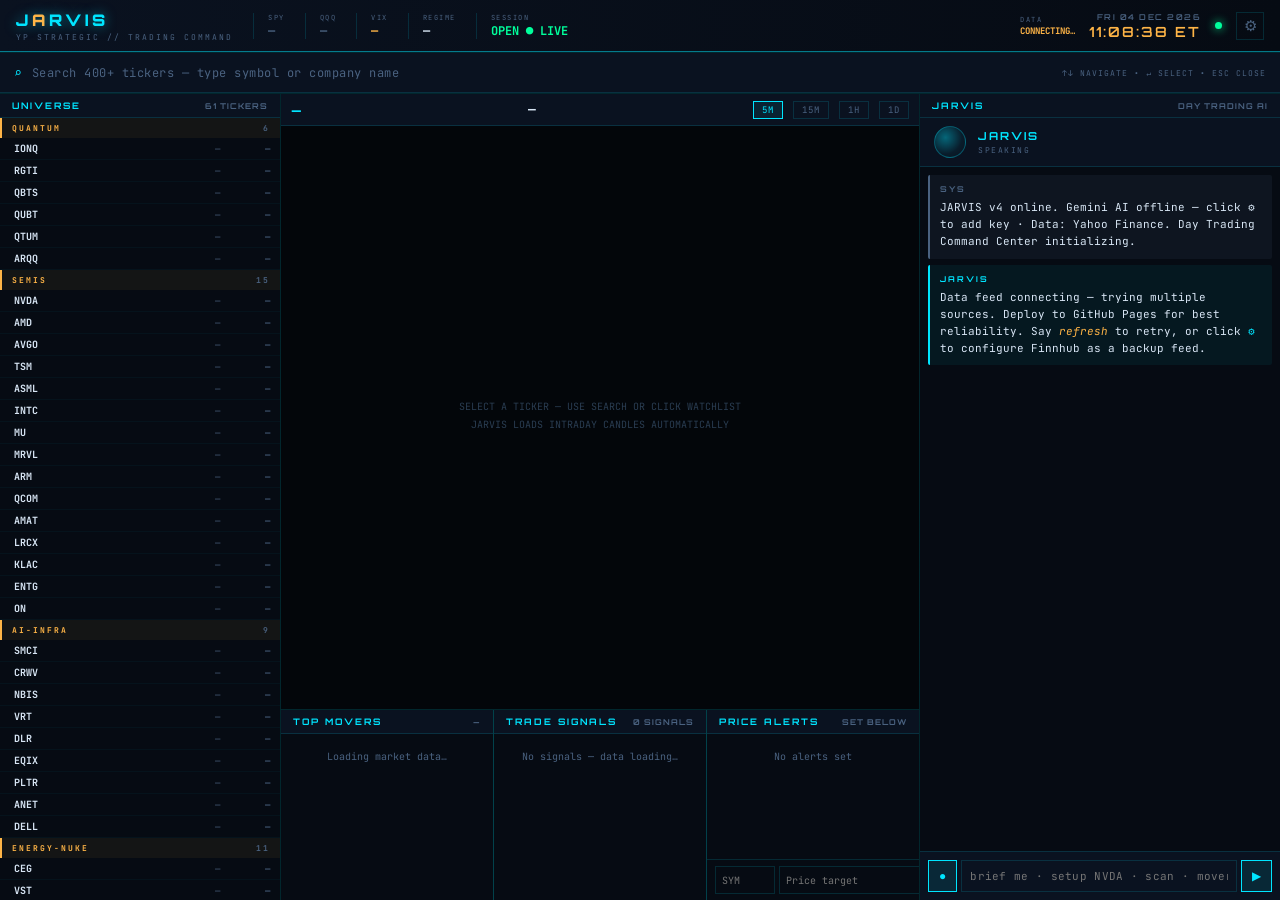
<file: index.html>
<!DOCTYPE html>
<html lang="en">
<head>
<meta charset="UTF-8"/>
<meta name="viewport" content="width=device-width, initial-scale=1.0"/>
<title>JARVIS // YP Strategic Research — Day Trading Command Center</title>
<link rel="preconnect" href="https://fonts.googleapis.com">
<link rel="preconnect" href="https://fonts.gstatic.com" crossorigin>
<link href="https://fonts.googleapis.com/css2?family=JetBrains+Mono:wght@300;400;500;700&family=Orbitron:wght@400;600;800;900&display=swap" rel="stylesheet">
<style>
:root {
  --bg-0: #03060a; --bg-1: #060b13; --bg-2: #0a1220;
  --line: rgba(0,229,255,0.14); --line-hot: rgba(0,229,255,0.5);
  --cyan: #00e5ff; --amber: #ffb547; --green: #00ff9c;
  --red: #ff3b6b; --violet: #c08cff; --text: #d8e6f5; --dim: #4a6280;
}
*{box-sizing:border-box;margin:0;padding:0}
html,body{height:100%;background:var(--bg-0);color:var(--text);font-family:'JetBrains Mono',monospace;overflow:hidden;font-size:12px}
body::before{content:'';position:fixed;inset:0;background:repeating-linear-gradient(0deg,transparent 0,transparent 2px,rgba(0,229,255,0.008) 2px,rgba(0,229,255,0.008) 4px);pointer-events:none;z-index:1}
#app{position:relative;z-index:2;height:100vh;display:grid;grid-template-rows:52px 40px 1fr 190px;grid-template-columns:280px 1fr 360px;grid-template-areas:"hdr hdr hdr" "srch srch srch" "left main right" "left bot right";gap:1px;background:var(--line)}
.panel{background:var(--bg-1);position:relative;overflow:hidden}
.ph{display:flex;align-items:center;justify-content:space-between;padding:6px 12px;border-bottom:1px solid var(--line);background:var(--bg-2);font-family:'Orbitron',sans-serif;font-size:9px;font-weight:700;letter-spacing:2px;color:var(--cyan);text-transform:uppercase;flex-shrink:0}
.ph .tag{font-size:8px;color:var(--dim);letter-spacing:1px}

/* ===== HEADER ===== */
#hdr{grid-area:hdr;display:flex;align-items:center;padding:0 16px;background:linear-gradient(90deg,var(--bg-2) 0%,var(--bg-1) 100%);border-bottom:1px solid var(--line-hot);gap:20px}
.brand{font-family:'Orbitron',sans-serif;font-weight:900;font-size:16px;letter-spacing:4px;color:var(--cyan);text-shadow:0 0 12px rgba(0,229,255,0.5)}
.brand span{color:var(--amber)}
.sub{font-size:8px;color:var(--dim);letter-spacing:2px;text-transform:uppercase;margin-top:2px}
.hstat{display:flex;flex-direction:column;gap:1px;padding-left:14px;border-left:1px solid var(--line)}
.hstat .lbl{font-size:7px;color:var(--dim);letter-spacing:1.5px;text-transform:uppercase}
.hstat .val{font-size:12px;font-weight:700;color:var(--text);white-space:nowrap}
.val.green{color:var(--green)} .val.red{color:var(--red)} .val.amber{color:var(--amber)} .val.dim{color:var(--dim)}
.hright{margin-left:auto;display:flex;gap:14px;align-items:center}
.clock-block{display:flex;flex-direction:column;align-items:flex-end;gap:1px}
.date-line{font-family:'Orbitron',sans-serif;font-size:8px;font-weight:600;color:var(--dim);letter-spacing:1.5px}
.clock{font-family:'Orbitron',sans-serif;font-size:14px;font-weight:600;color:var(--amber);letter-spacing:2px}
.sdot{width:7px;height:7px;border-radius:50%;background:var(--green);box-shadow:0 0 10px var(--green);animation:pulse 2s ease-in-out infinite}
.sdot.stale{background:var(--amber);box-shadow:0 0 10px var(--amber)}
.sdot.err{background:var(--red);box-shadow:0 0 10px var(--red)}
@keyframes pulse{50%{opacity:.35}}

/* ===== SEARCH ===== */
#srch{grid-area:srch;background:var(--bg-2);border-bottom:1px solid var(--line);display:flex;align-items:center;padding:0 14px;gap:10px;position:relative;z-index:100}
#srch-icon{color:var(--cyan);font-size:13px}
#srch-input{flex:1;background:transparent;border:none;color:var(--text);font-family:'JetBrains Mono',monospace;font-size:12px;padding:8px 0;outline:none;letter-spacing:.5px}
#srch-input::placeholder{color:var(--dim)}
#srch-meta{font-size:8px;color:var(--dim);letter-spacing:1px;text-transform:uppercase;white-space:nowrap}
#srch-res{position:absolute;top:100%;left:0;right:0;max-height:340px;overflow-y:auto;background:var(--bg-1);border:1px solid var(--line-hot);border-top:none;display:none;z-index:200;box-shadow:0 10px 30px rgba(0,0,0,.8)}
#srch-res.open{display:block}
.sr{display:grid;grid-template-columns:72px 1fr 72px 64px;padding:7px 14px;gap:10px;cursor:pointer;border-bottom:1px solid rgba(0,229,255,0.05);font-size:10px;align-items:center}
.sr:hover,.sr.kf{background:rgba(0,229,255,0.09);border-left:2px solid var(--cyan);padding-left:12px}
.sr .sym{font-weight:700;color:var(--cyan);font-family:'Orbitron',sans-serif;font-size:9px}
.sr .nm{color:var(--text);font-size:9px;overflow:hidden;text-overflow:ellipsis;white-space:nowrap}
.sr .ex{color:var(--dim);font-size:8px;letter-spacing:1px;text-align:right}
.sr .addbtn{background:rgba(0,229,255,0.1);border:1px solid var(--cyan);color:var(--cyan);font-size:8px;padding:2px 5px;letter-spacing:1px;cursor:pointer;text-align:center;font-family:'JetBrains Mono',monospace}
.sr .addbtn:hover{background:var(--cyan);color:var(--bg-0)}

/* ===== WATCHLIST ===== */
#left{grid-area:left;display:flex;flex-direction:column}
.bklist{flex:1;overflow-y:auto}
.bk-title{padding:5px 10px;font-size:8px;font-weight:700;letter-spacing:2px;color:var(--amber);text-transform:uppercase;background:rgba(255,181,71,0.06);border-left:2px solid var(--amber);display:flex;justify-content:space-between;align-items:center;cursor:pointer;user-select:none}
.bk-title .cnt{color:var(--dim);font-size:8px}
.trow{display:grid;grid-template-columns:1fr auto auto;align-items:center;padding:4px 10px 4px 14px;border-bottom:1px solid rgba(0,229,255,0.04);cursor:pointer;transition:background .12s;gap:6px}
.trow:hover{background:rgba(0,229,255,0.06)}
.trow.active{background:rgba(0,229,255,0.11);border-left:2px solid var(--cyan);padding-left:12px}
.tsym{font-weight:700;font-size:10px;color:var(--text)}
.tpx{font-size:9px;color:var(--dim)}
.tchg{font-size:9px;font-weight:600;min-width:44px;text-align:right}
.tchg.up{color:var(--green)} .tchg.dn{color:var(--red)} .tchg.pnd{color:var(--dim)}
::-webkit-scrollbar{width:4px;height:4px}
::-webkit-scrollbar-track{background:transparent}
::-webkit-scrollbar-thumb{background:var(--line);border-radius:2px}
::-webkit-scrollbar-thumb:hover{background:var(--line-hot)}

/* ===== CHART PANEL ===== */
#main{grid-area:main;display:flex;flex-direction:column}
#chart-toolbar{display:flex;align-items:center;padding:0 10px;gap:10px;height:32px;background:var(--bg-2);border-bottom:1px solid var(--line);flex-shrink:0;overflow:hidden}
#ct-sym{font-family:'Orbitron',sans-serif;font-size:13px;font-weight:700;color:var(--cyan);letter-spacing:2px;min-width:60px}
#ct-name{font-size:9px;color:var(--dim);overflow:hidden;text-overflow:ellipsis;white-space:nowrap;flex:1}
#ct-price{font-size:13px;font-weight:700;color:var(--text)}
#ct-chg{font-size:11px;font-weight:700;padding:1px 6px;margin-left:4px}
#ct-chg.up{color:var(--green)} #ct-chg.dn{color:var(--red)}
#ct-extra{font-size:9px;color:var(--dim);margin-left:4px}
.tf-btn{background:transparent;border:1px solid var(--line);color:var(--dim);font-family:'JetBrains Mono',monospace;font-size:9px;padding:2px 8px;cursor:pointer;letter-spacing:1px;transition:all .15s;flex-shrink:0}
.tf-btn:hover,.tf-btn.active{border-color:var(--cyan);color:var(--cyan);background:rgba(0,229,255,0.08)}
#chart-wrap{flex:1;position:relative;overflow:hidden}
#chart-canvas{position:absolute;inset:0;width:100%;height:100%}
#chart-spinner{position:absolute;inset:0;display:none;align-items:center;justify-content:center;background:rgba(3,6,10,.8);font-size:10px;color:var(--dim);letter-spacing:2px;font-family:'Orbitron',sans-serif}
#chart-spinner.show{display:flex}

/* ===== JARVIS PANEL ===== */
#right{grid-area:right;display:flex;flex-direction:column}
#j-status{display:flex;align-items:center;gap:12px;padding:8px 14px;border-bottom:1px solid var(--line);background:var(--bg-2);flex-shrink:0}
.orb{width:32px;height:32px;border-radius:50%;background:radial-gradient(circle at 35% 35%,rgba(0,229,255,0.4),rgba(0,229,255,0.05) 60%,transparent);border:1px solid rgba(0,229,255,0.3);flex-shrink:0;transition:all .3s}
.orb.listening{background:radial-gradient(circle at 35% 35%,rgba(0,255,156,0.6),rgba(0,255,156,0.1) 60%,transparent);border-color:var(--green);box-shadow:0 0 20px rgba(0,255,156,0.4);animation:orbpulse 1s ease-in-out infinite}
.orb.thinking{background:radial-gradient(circle at 35% 35%,rgba(255,181,71,0.6),rgba(255,181,71,0.1) 60%,transparent);border-color:var(--amber);box-shadow:0 0 20px rgba(255,181,71,0.4);animation:orbpulse .5s ease-in-out infinite}
@keyframes orbpulse{50%{transform:scale(1.12)}}
.jname{font-family:'Orbitron',sans-serif;font-size:11px;font-weight:700;color:var(--cyan);letter-spacing:2px}
.jstate{font-size:8px;color:var(--dim);letter-spacing:1.5px;text-transform:uppercase;margin-top:2px}
#chat-log{flex:1;overflow-y:auto;padding:8px;display:flex;flex-direction:column;gap:6px}
.msg{padding:8px 10px;border-radius:2px;font-size:11px;line-height:1.55}
.msg .head{font-size:8px;font-weight:700;letter-spacing:2px;margin-bottom:4px;font-family:'Orbitron',sans-serif}
.msg.jarvis{background:rgba(0,229,255,0.06);border-left:2px solid var(--cyan)}
.msg.jarvis .head{color:var(--cyan)}
.msg.user{background:rgba(255,181,71,0.06);border-left:2px solid var(--amber)}
.msg.user .head{color:var(--amber)}
.msg.system{background:rgba(90,115,144,0.1);border-left:2px solid var(--dim)}
.msg.system .head{color:var(--dim)}
.msg strong{color:var(--cyan)} .msg em{color:var(--amber)} .msg .pos{color:var(--green)} .msg .neg{color:var(--red)}
#input-bar{display:flex;gap:4px;padding:8px;border-top:1px solid var(--line);background:var(--bg-2);flex-shrink:0}
#mic-btn,#send-btn{background:rgba(0,229,255,0.1);border:1px solid var(--cyan);color:var(--cyan);padding:0 10px;height:32px;cursor:pointer;font-size:12px;flex-shrink:0;transition:all .15s}
#mic-btn:hover,#send-btn:hover,#mic-btn.active{background:rgba(0,229,255,0.2)}
#text-input{flex:1;background:transparent;border:1px solid var(--line);color:var(--text);font-family:'JetBrains Mono',monospace;font-size:11px;padding:0 8px;height:32px;outline:none;letter-spacing:.3px}
#text-input:focus{border-color:rgba(0,229,255,0.4)}

/* ===== BOTTOM PANELS ===== */
#bot{grid-area:bot;display:grid;grid-template-columns:1fr 1fr 1fr;gap:1px;background:var(--line)}
.bp{background:var(--bg-1);display:flex;flex-direction:column;overflow:hidden}
.bb{flex:1;overflow-y:auto;padding:4px 0}
.mrow{display:flex;align-items:center;justify-content:space-between;padding:3px 10px;cursor:pointer;border-bottom:1px solid rgba(0,229,255,0.04);transition:background .12s}
.mrow:hover{background:rgba(0,229,255,0.06)}
.mrow .ms{font-size:10px;font-weight:700;color:var(--text);width:48px}
.mrow .mp{font-size:9px;color:var(--dim)}
.mrow .mc{font-size:10px;font-weight:700;text-align:right;width:56px}
.mc.up{color:var(--green)} .mc.dn{color:var(--red)}
.sig-row{padding:4px 10px;border-bottom:1px solid rgba(0,229,255,0.04);cursor:pointer;transition:background .12s}
.sig-row:hover{background:rgba(0,229,255,0.06)}
.sig-type{font-size:8px;letter-spacing:1.5px;font-weight:700;font-family:'Orbitron',sans-serif;padding:1px 5px;display:inline-block;margin-bottom:2px}
.sig-type.breakout{color:#ffd700;border:1px solid rgba(255,215,0,.4);background:rgba(255,215,0,.06)}
.sig-type.volume{color:var(--violet);border:1px solid rgba(192,140,255,.4);background:rgba(192,140,255,.06)}
.sig-type.momentum{color:var(--green);border:1px solid rgba(0,255,156,.4);background:rgba(0,255,156,.06)}
.sig-type.oversold{color:var(--amber);border:1px solid rgba(255,181,71,.4);background:rgba(255,181,71,.06)}
.sig-type.overbought{color:var(--red);border:1px solid rgba(255,59,107,.4);background:rgba(255,59,107,.06)}
.sig-detail{font-size:9px;color:var(--dim);margin-top:1px}
.sig-sym{font-size:10px;font-weight:700;color:var(--text);margin-right:4px}
.sig-px{font-size:9px;color:var(--dim)}
.alert-input-row{display:flex;gap:4px;padding:6px 8px;border-top:1px solid var(--line);flex-shrink:0}
.alert-sym-input,.alert-px-input{background:transparent;border:1px solid var(--line);color:var(--text);font-family:'JetBrains Mono',monospace;font-size:10px;padding:3px 6px;outline:none;flex:1}
.alert-sym-input{width:60px;flex:0 0 60px}
.alert-add-btn{background:rgba(0,229,255,0.1);border:1px solid var(--cyan);color:var(--cyan);font-size:9px;padding:3px 8px;cursor:pointer;letter-spacing:1px}
.alert-row{display:flex;align-items:center;justify-content:space-between;padding:3px 10px;border-bottom:1px solid rgba(0,229,255,0.04);font-size:10px}
.alert-row .as{font-weight:700;color:var(--cyan);width:44px}
.alert-row .ap{color:var(--amber)}
.alert-row .ad{font-size:8px;color:var(--dim)}
.alert-row .arm{color:var(--red);cursor:pointer;padding:2px 4px}
.alert-row .arm:hover{color:var(--text)}
.alert-triggered{background:rgba(0,255,156,0.08)!important;border-left:2px solid var(--green)}
.no-data{padding:12px;color:var(--dim);font-size:10px;text-align:center}

/* Indicator badge in header */
.ind-badge{font-size:8px;padding:1px 5px;border:1px solid;font-family:'Orbitron',sans-serif;letter-spacing:1px;border-radius:1px}
.ind-badge.bull{color:var(--green);border-color:rgba(0,255,156,.4)}
.ind-badge.bear{color:var(--red);border-color:rgba(255,59,107,.4)}
.ind-badge.neut{color:var(--dim);border-color:var(--line)}

/* ===== GEAR / SETTINGS BUTTON ===== */
#settings-btn{background:transparent;border:1px solid var(--line);color:var(--dim);width:28px;height:28px;cursor:pointer;font-size:15px;display:flex;align-items:center;justify-content:center;transition:all .15s;flex-shrink:0;line-height:1}
#settings-btn:hover{border-color:var(--cyan);color:var(--cyan);background:rgba(0,229,255,0.1)}

/* ===== SETTINGS MODAL ===== */
#settings-overlay{position:fixed;inset:0;background:rgba(0,0,0,0.82);z-index:2000;display:none;align-items:center;justify-content:center}
#settings-overlay.open{display:flex}
#settings-modal{background:var(--bg-1);border:1px solid var(--line-hot);width:500px;max-width:96vw;max-height:88vh;overflow-y:auto;box-shadow:0 0 60px rgba(0,229,255,0.18)}
.sm-hdr{display:flex;align-items:center;justify-content:space-between;padding:12px 16px;background:var(--bg-2);border-bottom:1px solid var(--line-hot);position:sticky;top:0}
.sm-title{font-family:'Orbitron',sans-serif;font-size:11px;font-weight:700;letter-spacing:3px;color:var(--cyan)}
.sm-title span{color:var(--amber)}
.sm-x{background:transparent;border:none;color:var(--dim);font-size:18px;cursor:pointer;padding:0 4px;line-height:1}
.sm-x:hover{color:var(--red)}
.sm-sec{padding:14px 16px;border-bottom:1px solid var(--line)}
.sm-sec-title{font-family:'Orbitron',sans-serif;font-size:8px;font-weight:700;letter-spacing:2px;color:var(--amber);text-transform:uppercase;margin-bottom:10px;display:flex;align-items:center;gap:8px}
.sm-row{display:flex;gap:8px;align-items:center;margin-bottom:8px}
.sm-lbl{font-size:10px;color:var(--dim);width:90px;flex-shrink:0;letter-spacing:.3px}
.sm-inp{flex:1;background:var(--bg-0);border:1px solid var(--line);color:var(--text);font-family:'JetBrains Mono',monospace;font-size:11px;padding:5px 8px;outline:none;min-width:0}
.sm-inp:focus{border-color:rgba(0,229,255,0.5)}
.sm-btn{background:rgba(0,229,255,0.1);border:1px solid var(--cyan);color:var(--cyan);font-family:'JetBrains Mono',monospace;font-size:9px;padding:5px 12px;cursor:pointer;letter-spacing:1px;white-space:nowrap;flex-shrink:0}
.sm-btn:hover{background:rgba(0,229,255,0.22)}
.sm-btn.save{background:rgba(0,255,156,0.1);border-color:var(--green);color:var(--green);font-size:10px;padding:7px 20px;width:100%;margin-top:6px}
.sm-btn.save:hover{background:rgba(0,255,156,0.2)}
.sm-btn.danger{border-color:var(--red);color:var(--red);background:rgba(255,59,107,0.08)}
.sm-btn.danger:hover{background:rgba(255,59,107,0.18)}
.sm-status{font-size:9px;padding:3px 8px;white-space:nowrap;letter-spacing:.3px}
.sm-status.ok{color:var(--green)} .sm-status.err{color:var(--red)} .sm-status.wait{color:var(--amber)}
.sm-hint{font-size:9px;color:var(--dim);margin-top:6px;line-height:1.55;letter-spacing:.2px}
.sm-hint a{color:var(--cyan);text-decoration:none}
.sm-hint a:hover{text-decoration:underline}
.sm-select{background:var(--bg-0);border:1px solid var(--line);color:var(--text);font-family:'JetBrains Mono',monospace;font-size:10px;padding:5px 8px;outline:none;cursor:pointer;flex:1}
.sm-select:focus{border-color:rgba(0,229,255,0.5)}
.sm-badge{display:inline-block;font-size:8px;padding:2px 7px;border:1px solid;font-family:'Orbitron',sans-serif;letter-spacing:1px}
.sm-badge.on{color:var(--green);border-color:rgba(0,255,156,.4);background:rgba(0,255,156,.06)}
.sm-badge.off{color:var(--dim);border-color:var(--line)}
</style>
</head>
<body>
<div id="app">

<!-- HEADER -->
<header id="hdr">
  <div>
    <div class="brand">J<span>A</span>RVIS</div>
    <div class="sub">YP STRATEGIC // TRADING COMMAND</div>
  </div>
  <div class="hstat">
    <div class="lbl">SPY</div>
    <div class="val" id="spy-val">—</div>
  </div>
  <div class="hstat">
    <div class="lbl">QQQ</div>
    <div class="val" id="qqq-val">—</div>
  </div>
  <div class="hstat">
    <div class="lbl">VIX</div>
    <div class="val amber" id="vix-val">—</div>
  </div>
  <div class="hstat">
    <div class="lbl">REGIME</div>
    <div class="val" id="regime-val">—</div>
  </div>
  <div class="hstat">
    <div class="lbl">SESSION</div>
    <div class="val amber" id="sess-val">—</div>
  </div>
  <div class="hright">
    <div class="hstat" style="border:none;padding:0">
      <div class="lbl">DATA</div>
      <div class="val amber" id="data-status" style="font-size:9px">CONNECTING…</div>
    </div>
    <div class="clock-block">
      <div class="date-line" id="date-disp">--- -- --- ----</div>
      <div class="clock" id="clock">--:--:--</div>
    </div>
    <div class="sdot" id="sdot"></div>
    <button id="settings-btn" title="Settings — API Keys">⚙</button>
  </div>
</header>

<!-- SEARCH -->
<div id="srch">
  <span id="srch-icon">⌕</span>
  <input id="srch-input" type="text" placeholder="Search 400+ tickers — type symbol or company name" autocomplete="off"/>
  <span id="srch-meta">↑↓ NAVIGATE  •  ↵ SELECT  •  ESC CLOSE</span>
  <div id="srch-res"></div>
</div>

<!-- LEFT: WATCHLIST -->
<aside id="left" class="panel">
  <div class="ph"><span>UNIVERSE</span><span class="tag" id="univ-cnt">—</span></div>
  <div class="bklist" id="bklist"></div>
</aside>

<!-- MAIN: CHART -->
<main id="main" class="panel">
  <div id="chart-toolbar">
    <div id="ct-sym">—</div>
    <div id="ct-name"></div>
    <div id="ct-price">—</div>
    <div id="ct-chg"></div>
    <div id="ct-extra"></div>
    <div style="flex:1"></div>
    <button class="tf-btn active" data-tf="5m">5M</button>
    <button class="tf-btn" data-tf="15m">15M</button>
    <button class="tf-btn" data-tf="60m">1H</button>
    <button class="tf-btn" data-tf="1d">1D</button>
  </div>
  <div id="chart-wrap">
    <canvas id="chart-canvas"></canvas>
    <div id="chart-spinner">LOADING CHART…</div>
  </div>
</main>

<!-- RIGHT: JARVIS -->
<aside id="right" class="panel">
  <div class="ph"><span>JARVIS</span><span class="tag">DAY TRADING AI</span></div>
  <div id="j-status">
    <div class="orb" id="orb"></div>
    <div>
      <div class="jname">JARVIS</div>
      <div class="jstate" id="orb-state">ONLINE // STANDBY</div>
    </div>
  </div>
  <div id="chat-log"></div>
  <div id="input-bar">
    <button id="mic-btn" title="Toggle voice">●</button>
    <input id="text-input" placeholder="brief me · setup NVDA · scan · movers · risk…"/>
    <button id="send-btn">▶</button>
  </div>
</aside>

<!-- BOTTOM -->
<section id="bot">
  <div class="bp">
    <div class="ph"><span>TOP MOVERS</span><span class="tag" id="movers-ts">—</span></div>
    <div class="bb" id="movers-body"></div>
  </div>
  <div class="bp">
    <div class="ph"><span>TRADE SIGNALS</span><span class="tag" id="sigs-cnt">—</span></div>
    <div class="bb" id="sigs-body"></div>
  </div>
  <div class="bp">
    <div class="ph"><span>PRICE ALERTS</span><span class="tag">SET BELOW</span></div>
    <div class="bb" id="alerts-body"></div>
    <div class="alert-input-row">
      <input class="alert-sym-input" id="alrt-sym" placeholder="SYM" maxlength="6"/>
      <input class="alert-px-input" id="alrt-px" placeholder="Price target" type="number" step="0.01"/>
      <button class="alert-add-btn" id="alrt-add">+ SET</button>
    </div>
  </div>
</section>

</div><!-- #app -->

<!-- ===== SETTINGS MODAL ===== -->
<div id="settings-overlay">
  <div id="settings-modal">
    <div class="sm-hdr">
      <div class="sm-title">J<span>A</span>RVIS // <span>SETTINGS</span></div>
      <button class="sm-x" id="sm-close-btn">✕</button>
    </div>

    <div class="sm-sec">
      <div class="sm-sec-title">Gemini AI <span id="sm-gemini-badge" class="sm-badge off">NOT SET</span></div>
      <div class="sm-row">
        <span class="sm-lbl">API Key</span>
        <input class="sm-inp" id="sm-gemini-key" type="password" placeholder="Paste your Gemini API key here" autocomplete="off"/>
      </div>
      <div class="sm-row">
        <span class="sm-lbl"></span>
        <button class="sm-btn" id="sm-test-gemini">TEST CONNECTION</button>
        <span class="sm-status" id="sm-gemini-status"></span>
      </div>
      <div class="sm-hint">
        Get a free key at <a href="https://aistudio.google.com/apikey" target="_blank" rel="noopener">aistudio.google.com/apikey</a><br>
        Your key is stored <strong>only in this browser</strong> (localStorage). It is never sent anywhere except directly to Google's API. It is never hard-coded or committed to any repository.
      </div>
    </div>

    <div class="sm-sec">
      <div class="sm-sec-title">Finnhub Data Feed <span id="sm-finnhub-badge" class="sm-badge off">NOT SET</span></div>
      <div class="sm-row">
        <span class="sm-lbl">API Key</span>
        <input class="sm-inp" id="sm-finnhub-key" type="password" placeholder="Paste your Finnhub API key here" autocomplete="off"/>
      </div>
      <div class="sm-row">
        <span class="sm-lbl"></span>
        <button class="sm-btn" id="sm-test-finnhub">TEST CONNECTION</button>
        <span class="sm-status" id="sm-finnhub-status"></span>
      </div>
      <div class="sm-hint">
        Free key at <a href="https://finnhub.io/register" target="_blank" rel="noopener">finnhub.io/register</a> — 60 req/min, CORS-friendly. Used as primary quote source when set.
      </div>
    </div>

    <div class="sm-sec">
      <div class="sm-sec-title">Data Source</div>
      <div class="sm-row">
        <span class="sm-lbl">Quote Feed</span>
        <select class="sm-select" id="sm-data-src">
          <option value="yahoo">Yahoo Finance (default, no key needed)</option>
          <option value="finnhub">Finnhub (requires key above)</option>
        </select>
      </div>
      <div class="sm-hint">Chart candle data always uses Yahoo Finance regardless of this setting.</div>
    </div>

    <div class="sm-sec" style="border:none">
      <button class="sm-btn save" id="sm-save-btn">SAVE SETTINGS</button>
      <div style="margin-top:10px;text-align:right">
        <button class="sm-btn danger" id="sm-clear-settings">CLEAR ALL KEYS</button>
      </div>
    </div>
  </div>
</div>

<script>
// =============================================================
// JARVIS v3 — YP Strategic Research — Day Trading Command Center
// =============================================================

/* ---- TICKER DATABASE ---- */
const TICKER_DB = [
  {s:'AAPL',n:'Apple Inc.',e:'NASDAQ'},{s:'MSFT',n:'Microsoft Corp.',e:'NASDAQ'},{s:'GOOGL',n:'Alphabet Class A',e:'NASDAQ'},{s:'GOOG',n:'Alphabet Class C',e:'NASDAQ'},{s:'AMZN',n:'Amazon.com Inc.',e:'NASDAQ'},{s:'NVDA',n:'NVIDIA Corp.',e:'NASDAQ'},{s:'META',n:'Meta Platforms',e:'NASDAQ'},{s:'TSLA',n:'Tesla Inc.',e:'NASDAQ'},{s:'AVGO',n:'Broadcom Inc.',e:'NASDAQ'},{s:'ORCL',n:'Oracle Corp.',e:'NYSE'},
  {s:'NFLX',n:'Netflix Inc.',e:'NASDAQ'},{s:'ADBE',n:'Adobe Inc.',e:'NASDAQ'},{s:'CRM',n:'Salesforce',e:'NYSE'},{s:'AMD',n:'Advanced Micro Devices',e:'NASDAQ'},{s:'CSCO',n:'Cisco Systems',e:'NASDAQ'},{s:'INTC',n:'Intel Corp.',e:'NASDAQ'},{s:'QCOM',n:'Qualcomm',e:'NASDAQ'},{s:'TXN',n:'Texas Instruments',e:'NASDAQ'},{s:'AMAT',n:'Applied Materials',e:'NASDAQ'},{s:'INTU',n:'Intuit Inc.',e:'NASDAQ'},
  {s:'NOW',n:'ServiceNow',e:'NYSE'},{s:'PANW',n:'Palo Alto Networks',e:'NASDAQ'},{s:'PLTR',n:'Palantir Technologies',e:'NASDAQ'},{s:'ANET',n:'Arista Networks',e:'NYSE'},{s:'LRCX',n:'Lam Research',e:'NASDAQ'},{s:'KLAC',n:'KLA Corp.',e:'NASDAQ'},{s:'MU',n:'Micron Technology',e:'NASDAQ'},{s:'ADI',n:'Analog Devices',e:'NASDAQ'},{s:'MRVL',n:'Marvell Technology',e:'NASDAQ'},{s:'ASML',n:'ASML Holding',e:'NASDAQ'},
  {s:'TSM',n:'Taiwan Semiconductor',e:'NYSE'},{s:'ARM',n:'Arm Holdings',e:'NASDAQ'},{s:'CRWD',n:'CrowdStrike',e:'NASDAQ'},{s:'FTNT',n:'Fortinet',e:'NASDAQ'},{s:'SNPS',n:'Synopsys',e:'NASDAQ'},{s:'CDNS',n:'Cadence Design',e:'NASDAQ'},{s:'ADSK',n:'Autodesk',e:'NASDAQ'},{s:'WDAY',n:'Workday Inc.',e:'NASDAQ'},{s:'SNOW',n:'Snowflake',e:'NYSE'},{s:'DDOG',n:'Datadog',e:'NASDAQ'},
  {s:'NET',n:'Cloudflare',e:'NYSE'},{s:'ZS',n:'Zscaler',e:'NASDAQ'},{s:'OKTA',n:'Okta Inc.',e:'NASDAQ'},{s:'MDB',n:'MongoDB',e:'NASDAQ'},{s:'SHOP',n:'Shopify',e:'NYSE'},{s:'SQ',n:'Block Inc.',e:'NYSE'},{s:'PYPL',n:'PayPal Holdings',e:'NASDAQ'},{s:'COIN',n:'Coinbase Global',e:'NASDAQ'},{s:'SMCI',n:'Super Micro Computer',e:'NASDAQ'},{s:'DELL',n:'Dell Technologies',e:'NYSE'},
  {s:'CRWV',n:'CoreWeave',e:'NASDAQ'},{s:'NBIS',n:'Nebius Group',e:'NASDAQ'},{s:'GFS',n:'GlobalFoundries',e:'NASDAQ'},{s:'ON',n:'ON Semiconductor',e:'NASDAQ'},{s:'NXPI',n:'NXP Semiconductors',e:'NASDAQ'},{s:'MCHP',n:'Microchip Technology',e:'NASDAQ'},{s:'SWKS',n:'Skyworks Solutions',e:'NASDAQ'},{s:'ENTG',n:'Entegris',e:'NASDAQ'},{s:'NVTS',n:'Navitas Semiconductor',e:'NASDAQ'},{s:'POWI',n:'Power Integrations',e:'NASDAQ'},
  {s:'IONQ',n:'IonQ Inc.',e:'NYSE'},{s:'RGTI',n:'Rigetti Computing',e:'NASDAQ'},{s:'QBTS',n:'D-Wave Quantum',e:'NYSE'},{s:'QUBT',n:'Quantum Computing Inc.',e:'NASDAQ'},{s:'ARQQ',n:'Arqit Quantum',e:'NASDAQ'},{s:'QTUM',n:'Defiance Quantum ETF',e:'NYSEARCA'},
  {s:'CEG',n:'Constellation Energy',e:'NASDAQ'},{s:'VST',n:'Vistra Corp.',e:'NYSE'},{s:'TLN',n:'Talen Energy',e:'NASDAQ'},{s:'SMR',n:'NuScale Power',e:'NYSE'},{s:'OKLO',n:'Oklo Inc.',e:'NYSE'},{s:'NNE',n:'Nano Nuclear Energy',e:'NASDAQ'},{s:'CCJ',n:'Cameco Corp.',e:'NYSE'},{s:'BWXT',n:'BWX Technologies',e:'NYSE'},{s:'LEU',n:'Centrus Energy',e:'NYSE'},{s:'URA',n:'Global X Uranium ETF',e:'NYSEARCA'},
  {s:'GEV',n:'GE Vernova',e:'NYSE'},{s:'NEE',n:'NextEra Energy',e:'NYSE'},{s:'XOM',n:'Exxon Mobil',e:'NYSE'},{s:'CVX',n:'Chevron Corp.',e:'NYSE'},{s:'OXY',n:'Occidental Petroleum',e:'NYSE'},
  {s:'LMT',n:'Lockheed Martin',e:'NYSE'},{s:'RTX',n:'RTX Corp.',e:'NYSE'},{s:'NOC',n:'Northrop Grumman',e:'NYSE'},{s:'GD',n:'General Dynamics',e:'NYSE'},{s:'BA',n:'Boeing Co.',e:'NYSE'},{s:'RKLB',n:'Rocket Lab USA',e:'NASDAQ'},{s:'ASTS',n:'AST SpaceMobile',e:'NASDAQ'},{s:'AVAV',n:'AeroVironment',e:'NASDAQ'},{s:'KTOS',n:'Kratos Defense',e:'NASDAQ'},{s:'RCAT',n:'Red Cat Holdings',e:'NASDAQ'},
  {s:'V',n:'Visa Inc.',e:'NYSE'},{s:'MA',n:'Mastercard',e:'NYSE'},{s:'JPM',n:'JPMorgan Chase',e:'NYSE'},{s:'BAC',n:'Bank of America',e:'NYSE'},{s:'GS',n:'Goldman Sachs',e:'NYSE'},{s:'MS',n:'Morgan Stanley',e:'NYSE'},{s:'BLK',n:'BlackRock',e:'NYSE'},{s:'SCHW',n:'Charles Schwab',e:'NYSE'},{s:'AXP',n:'American Express',e:'NYSE'},{s:'COF',n:'Capital One',e:'NYSE'},
  {s:'JNJ',n:'Johnson & Johnson',e:'NYSE'},{s:'PFE',n:'Pfizer',e:'NYSE'},{s:'MRK',n:'Merck & Co.',e:'NYSE'},{s:'LLY',n:'Eli Lilly',e:'NYSE'},{s:'ABBV',n:'AbbVie',e:'NYSE'},{s:'UNH',n:'UnitedHealth',e:'NYSE'},{s:'GILD',n:'Gilead Sciences',e:'NASDAQ'},{s:'AMGN',n:'Amgen',e:'NASDAQ'},{s:'VRTX',n:'Vertex Pharmaceuticals',e:'NASDAQ'},{s:'REGN',n:'Regeneron',e:'NASDAQ'},
  {s:'WMT',n:'Walmart Inc.',e:'NYSE'},{s:'COST',n:'Costco Wholesale',e:'NASDAQ'},{s:'HD',n:'Home Depot',e:'NYSE'},{s:'TGT',n:'Target Corp.',e:'NYSE'},{s:'AMZN',n:'Amazon.com',e:'NASDAQ'},{s:'NKE',n:'Nike Inc.',e:'NYSE'},{s:'SBUX',n:'Starbucks',e:'NASDAQ'},{s:'MCD',n:"McDonald's",e:'NYSE'},{s:'CMG',n:'Chipotle Mexican Grill',e:'NYSE'},{s:'BKNG',n:'Booking Holdings',e:'NASDAQ'},
  {s:'UBER',n:'Uber Technologies',e:'NYSE'},{s:'ABNB',n:'Airbnb Inc.',e:'NASDAQ'},{s:'LYFT',n:'Lyft Inc.',e:'NASDAQ'},{s:'DASH',n:'DoorDash',e:'NYSE'},{s:'F',n:'Ford Motor',e:'NYSE'},{s:'GM',n:'General Motors',e:'NYSE'},{s:'RIVN',n:'Rivian Automotive',e:'NASDAQ'},{s:'LCID',n:'Lucid Group',e:'NASDAQ'},{s:'NIO',n:'NIO Inc.',e:'NYSE'},{s:'TSLA',n:'Tesla',e:'NASDAQ'},
  {s:'BABA',n:'Alibaba Group',e:'NYSE'},{s:'JD',n:'JD.com',e:'NASDAQ'},{s:'PDD',n:'PDD Holdings',e:'NASDAQ'},{s:'BIDU',n:'Baidu Inc.',e:'NASDAQ'},
  {s:'SPY',n:'SPDR S&P 500 ETF',e:'NYSEARCA'},{s:'QQQ',n:'Invesco QQQ Trust',e:'NASDAQ'},{s:'IWM',n:'iShares Russell 2000',e:'NYSEARCA'},{s:'DIA',n:'SPDR Dow Jones',e:'NYSEARCA'},{s:'VTI',n:'Vanguard Total Stock',e:'NYSEARCA'},{s:'XLK',n:'Tech Select SPDR',e:'NYSEARCA'},{s:'XLF',n:'Financial Select SPDR',e:'NYSEARCA'},{s:'XLE',n:'Energy Select SPDR',e:'NYSEARCA'},{s:'SMH',n:'VanEck Semiconductor ETF',e:'NASDAQ'},{s:'SOXX',n:'iShares Semiconductor ETF',e:'NASDAQ'},
  {s:'TQQQ',n:'ProShares UltraPro QQQ',e:'NASDAQ'},{s:'SQQQ',n:'ProShares Short QQQ',e:'NASDAQ'},{s:'ARKK',n:'ARK Innovation ETF',e:'NYSEARCA'},{s:'GLD',n:'SPDR Gold Trust',e:'NYSEARCA'},{s:'TLT',n:'iShares 20Y Treasury',e:'NASDAQ'},{s:'VXX',n:'iPath VIX Short-Term',e:'NYSEARCA'},{s:'UVXY',n:'ProShares Ultra VIX',e:'NYSEARCA'},
  {s:'MSTR',n:'MicroStrategy',e:'NASDAQ'},{s:'MARA',n:'Marathon Digital',e:'NASDAQ'},{s:'RIOT',n:'Riot Platforms',e:'NASDAQ'},{s:'CLSK',n:'CleanSpark',e:'NASDAQ'},
  {s:'SOUN',n:'SoundHound AI',e:'NASDAQ'},{s:'BBAI',n:'BigBear.ai',e:'NYSE'},{s:'AI',n:'C3.ai Inc.',e:'NYSE'},{s:'PATH',n:'UiPath Inc.',e:'NYSE'},{s:'GTLB',n:'GitLab Inc.',e:'NASDAQ'},
  {s:'CAT',n:'Caterpillar Inc.',e:'NYSE'},{s:'DE',n:'Deere & Co.',e:'NYSE'},{s:'GE',n:'GE Aerospace',e:'NYSE'},{s:'HON',n:'Honeywell',e:'NASDAQ'},{s:'UPS',n:'United Parcel Service',e:'NYSE'},{s:'FDX',n:'FedEx Corp.',e:'NYSE'},{s:'VRT',n:'Vertiv Holdings',e:'NYSE'},
  {s:'DLR',n:'Digital Realty Trust',e:'NYSE'},{s:'EQIX',n:'Equinix Inc.',e:'NASDAQ'},{s:'AMT',n:'American Tower',e:'NYSE'},{s:'DIS',n:'Walt Disney',e:'NYSE'},{s:'CMCSA',n:'Comcast Corp.',e:'NASDAQ'},{s:'T',n:'AT&T Inc.',e:'NYSE'},{s:'VZ',n:'Verizon Communications',e:'NYSE'},{s:'TMUS',n:'T-Mobile US',e:'NASDAQ'},
  {s:'SPOT',n:'Spotify Technology',e:'NYSE'},{s:'ROKU',n:'Roku Inc.',e:'NASDAQ'},{s:'SNAP',n:'Snap Inc.',e:'NYSE'},{s:'PINS',n:'Pinterest',e:'NYSE'},{s:'TWLO',n:'Twilio',e:'NYSE'},{s:'EBAY',n:'eBay Inc.',e:'NASDAQ'},
];

/* ---- UNIVERSE ---- */
const UNIVERSE = {
  'QUANTUM':      { tickers: ['IONQ','RGTI','QBTS','QUBT','QTUM','ARQQ'] },
  'SEMIS':        { tickers: ['NVDA','AMD','AVGO','TSM','ASML','INTC','MU','MRVL','ARM','QCOM','AMAT','LRCX','KLAC','ENTG','ON'] },
  'AI-INFRA':     { tickers: ['SMCI','CRWV','NBIS','VRT','DLR','EQIX','PLTR','ANET','DELL'] },
  'ENERGY-NUKE':  { tickers: ['CEG','VST','TLN','SMR','OKLO','NNE','CCJ','BWXT','LEU','URA','GEV'] },
  'DEFENSE-SPACE':{ tickers: ['LMT','RTX','NOC','RKLB','ASTS','AVAV','KTOS','RCAT','BA','GD'] },
  'NEW-TECH':     { tickers: ['SOUN','BBAI','AI','MSTR','MARA','RIOT','NVTS','POWI','AXTI','SWKS'] },
};

/* ---- USER DATA ---- */
let userAdded = [];
try { const s = JSON.parse(localStorage.getItem('jarvis_tickers') || '[]'); if (Array.isArray(s)) userAdded = s; } catch(e){}
function saveUserList() { try { localStorage.setItem('jarvis_tickers', JSON.stringify(userAdded)); } catch(e){} }
function getAllTickers() { return Array.from(new Set([...Object.values(UNIVERSE).flatMap(b=>b.tickers), ...userAdded])); }
function sectorOf(sym) { for (const [k,v] of Object.entries(UNIVERSE)) if (v.tickers.includes(sym)) return k; return userAdded.includes(sym) ? 'MY-LIST' : 'UNCLASSIFIED'; }

/* ---- QUOTE CACHE ---- */
const Q = {}; // sym -> quote object
let chartCache = {}; // sym+tf -> candles[]
let dataConnected = false;
let lastFetchOk = 0;
let selectedSym = null;
let chartInterval = '5m';
let chartRange = '1d';

/* =========================================================
   DATA LAYER — multi-proxy batch fetch
   Priority: direct q1 → direct q2 → allorigins → corsproxy
   ========================================================= */
const PROXIES = [
  url => url, // direct
  url => url.replace('query1.','query2.'), // alt server
  url => `https://api.allorigins.win/raw?url=${encodeURIComponent(url)}`,
  url => `https://corsproxy.io/?${encodeURIComponent(url)}`,
];

async function tryFetch(url, timeout = 6000) {
  for (const px of PROXIES) {
    try {
      const ctrl = new AbortController();
      const id = setTimeout(() => ctrl.abort(), timeout);
      const r = await fetch(px(url), { signal: ctrl.signal });
      clearTimeout(id);
      if (r.ok) return r;
    } catch(e) {}
  }
  return null;
}

function parseQuote(q) {
  if (!q || !q.symbol) return null;
  return {
    sym: q.symbol, name: q.longName || q.shortName || q.symbol,
    px: q.regularMarketPrice ?? null,
    chg: q.regularMarketChange ?? 0,
    chgPct: q.regularMarketChangePercent ?? 0,
    vol: q.regularMarketVolume ?? 0, avgVol: q.averageDailyVolume3Month ?? 0,
    open: q.regularMarketOpen ?? null, prevClose: q.regularMarketPreviousClose ?? null,
    hi: q.regularMarketDayHigh ?? null, lo: q.regularMarketDayLow ?? null,
    w52hi: q.fiftyTwoWeekHigh ?? null, w52lo: q.fiftyTwoWeekLow ?? null,
    prePx: q.preMarketPrice ?? null, preChgPct: q.preMarketChangePercent ?? null,
    postPx: q.postMarketPrice ?? null, postChgPct: q.postMarketChangePercent ?? null,
    mktState: q.marketState ?? 'UNKNOWN', fetched: Date.now()
  };
}

async function fetchBatch(symbols) {
  if (!symbols.length) return false;
  const url = `https://query1.finance.yahoo.com/v7/finance/quote?symbols=${encodeURIComponent(symbols.join(','))}`;
  try {
    const r = await tryFetch(url);
    if (!r) return false;
    const data = await r.json();
    const results = data?.quoteResponse?.result;
    if (!Array.isArray(results) || !results.length) return false;
    results.forEach(q => { const p = parseQuote(q); if (p && p.px != null) Q[p.sym] = p; });
    lastFetchOk = Date.now();
    dataConnected = true;
    return true;
  } catch(e) { return false; }
}

async function fetchAll(syms) {
  const cfg = getSettings();
  // Use Finnhub if set as primary source
  if (cfg.finnhubKey && cfg.dataSource === 'finnhub') {
    return fetchFinnhubBatch(syms);
  }
  const BATCH = 20;
  const batches = [];
  for (let i = 0; i < syms.length; i += BATCH) batches.push(syms.slice(i, i+BATCH));
  let ok = false;
  for (const b of batches) {
    const r = await fetchBatch(b);
    if (r) ok = true;
    b.forEach(s => onQuoteUpdate(s));
  }
  if (ok) { dataConnected = true; updateDataStatus(); }
  return ok;
}

async function fetchChartData(sym, interval, range) {
  const url = `https://query1.finance.yahoo.com/v8/finance/chart/${encodeURIComponent(sym)}?interval=${interval}&range=${range}&includePrePost=false`;
  try {
    const r = await tryFetch(url, 10000);
    if (!r) return null;
    const data = await r.json();
    const result = data?.chart?.result?.[0];
    if (!result?.timestamp) return null;
    const ts = result.timestamp, q0 = result.indicators.quote[0];
    const candles = [];
    for (let i = 0; i < ts.length; i++) {
      if (q0.open[i] == null || q0.close[i] == null) continue;
      candles.push({ t: ts[i]*1000, o: q0.open[i], h: q0.high[i], l: q0.low[i], c: q0.close[i], v: q0.volume[i]||0 });
    }
    return candles.length ? candles : null;
  } catch(e) { return null; }
}

/* =========================================================
   TECHNICAL INDICATORS
   ========================================================= */
function calcRSI(closes, period = 14) {
  const r = new Array(closes.length).fill(null);
  if (closes.length < period+1) return r;
  let gA = 0, lA = 0;
  for (let i = 1; i <= period; i++) { const d = closes[i]-closes[i-1]; d>0 ? gA+=d : lA-=d; }
  gA /= period; lA /= period;
  r[period] = lA === 0 ? 100 : 100 - 100/(1+gA/lA);
  for (let i = period+1; i < closes.length; i++) {
    const d = closes[i]-closes[i-1];
    gA = ((gA*(period-1))+Math.max(d,0))/period;
    lA = ((lA*(period-1))+Math.max(-d,0))/period;
    r[i] = lA === 0 ? 100 : 100 - 100/(1+gA/lA);
  }
  return r;
}
function calcEMA(data, period) {
  const k = 2/(period+1), out = new Array(data.length).fill(null);
  let st = false;
  for (let i = 0; i < data.length; i++) {
    if (data[i] == null) { if (st) out[i] = out[i-1]; continue; }
    if (!st) { out[i] = data[i]; st = true; }
    else out[i] = data[i]*k + out[i-1]*(1-k);
  }
  return out;
}
function calcVWAP(candles) {
  let tv=0, v=0;
  return candles.map(c => { tv += ((c.h+c.l+c.c)/3)*c.v; v += c.v; return v>0 ? tv/v : null; });
}
function calcMACD(closes) {
  const e12 = calcEMA(closes,12), e26 = calcEMA(closes,26);
  const macd = closes.map((_,i) => e12[i]!=null && e26[i]!=null ? e12[i]-e26[i] : null);
  const sig = calcEMA(macd,9);
  const hist = macd.map((m,i) => m!=null && sig[i]!=null ? m-sig[i] : null);
  return { macd, signal: sig, hist };
}
function computeIndicators(candles) {
  const closes = candles.map(c => c.c);
  return {
    vwap: calcVWAP(candles), ema9: calcEMA(closes,9), ema21: calcEMA(closes,21),
    ema50: calcEMA(closes,50), rsi: calcRSI(closes,14), macd: calcMACD(closes)
  };
}
function lastVal(arr) { if (!arr) return null; for (let i=arr.length-1;i>=0;i--) if (arr[i]!=null) return arr[i]; return null; }

/* =========================================================
   CHART ENGINE — Canvas 2D candlestick chart
   ========================================================= */
const chartCanvas = document.getElementById('chart-canvas');
const chartCtx = chartCanvas.getContext('2d');
let chartDPR = window.devicePixelRatio || 1;
let chartW = 0, chartH = 0;

function resizeChartCanvas() {
  const wrap = document.getElementById('chart-wrap');
  const rect = wrap.getBoundingClientRect();
  chartDPR = window.devicePixelRatio || 1;
  chartW = rect.width;
  chartH = rect.height;
  chartCanvas.width = chartW * chartDPR;
  chartCanvas.height = chartH * chartDPR;
  chartCanvas.style.width = chartW + 'px';
  chartCanvas.style.height = chartH + 'px';
  chartCtx.scale(chartDPR, chartDPR);
}

function drawChart(candles, ind) {
  const ctx = chartCtx;
  const W = chartW, H = chartH;
  if (!W || !H) return;

  ctx.setTransform(chartDPR, 0, 0, chartDPR, 0, 0);

  if (!candles || candles.length < 2) {
    ctx.fillStyle = '#03060a';
    ctx.fillRect(0,0,W,H);
    ctx.fillStyle = '#2a3d52';
    ctx.font = '10px JetBrains Mono, monospace';
    ctx.textAlign = 'center';
    ctx.fillText('SELECT A TICKER — USE SEARCH OR CLICK WATCHLIST', W/2, H/2 - 8);
    ctx.fillText('JARVIS LOADS INTRADAY CANDLES AUTOMATICALLY', W/2, H/2 + 10);
    return;
  }

  const PAD_L = 6, PAD_R = 62, PAD_T = 10, PAD_B = 20;
  const CHART_H_FRAC = 0.62, VOL_H_FRAC = 0.12, RSI_H_FRAC = 0.22;
  const CHART_Y = PAD_T;
  const CHART_H = Math.floor(H * CHART_H_FRAC);
  const VOL_Y = CHART_Y + CHART_H + 6;
  const VOL_H = Math.floor(H * VOL_H_FRAC);
  const RSI_Y = VOL_Y + VOL_H + 8;
  const RSI_H = Math.floor(H * RSI_H_FRAC);
  const CHART_W = W - PAD_L - PAD_R;

  // Limit visible candles
  const MAX_VIS = Math.max(Math.floor(CHART_W / 5), 20);
  const vis = candles.slice(-MAX_VIS);
  const n = vis.length;
  const cW = CHART_W / n;
  const bW = Math.max(Math.min(cW * 0.65, 12), 1);

  // Price range with padding
  let pH = Math.max(...vis.map(c => c.h));
  let pL = Math.min(...vis.map(c => c.l));
  const pR = (pH - pL) || pH * 0.01;
  pH += pR * 0.06; pL -= pR * 0.06;

  const py = p => CHART_Y + ((pH - p)/(pH - pL)) * CHART_H;
  const cx = i => PAD_L + (i + 0.5) * cW;

  // ---- BACKGROUND ----
  ctx.fillStyle = '#03060a';
  ctx.fillRect(0, 0, W, H);

  // ---- GRID LINES ----
  ctx.strokeStyle = 'rgba(0,229,255,0.05)';
  ctx.lineWidth = 1;
  for (let i = 0; i <= 4; i++) {
    const y = CHART_Y + (i/4)*CHART_H;
    ctx.beginPath(); ctx.moveTo(PAD_L,y); ctx.lineTo(PAD_L+CHART_W,y); ctx.stroke();
  }

  // ---- PRICE AXIS ----
  ctx.fillStyle = '#3a5270';
  ctx.font = '8px JetBrains Mono, monospace';
  ctx.textAlign = 'right';
  for (let i = 0; i <= 4; i++) {
    const p = pH - (i/4)*(pH-pL);
    ctx.fillText(`$${p.toFixed(2)}`, W-2, CHART_Y + (i/4)*CHART_H + 3);
  }

  // ---- VOLUME BARS ----
  const maxV = Math.max(...vis.map(c=>c.v), 1);
  vis.forEach((c,i) => {
    const x = cx(i), h = (c.v/maxV)*VOL_H;
    ctx.fillStyle = c.c >= c.o ? 'rgba(0,255,156,0.25)' : 'rgba(255,59,107,0.25)';
    ctx.fillRect(x-bW/2, VOL_Y+VOL_H-h, bW, h);
  });

  // ---- VWAP ----
  if (ind?.vwap) {
    const vv = ind.vwap.slice(-n);
    ctx.strokeStyle = '#c08cff'; ctx.lineWidth = 1.5; ctx.setLineDash([]);
    ctx.beginPath(); let go=false;
    vv.forEach((v,i) => { if(!v) return; const x=cx(i),y=py(v); go ? ctx.lineTo(x,y) : (ctx.moveTo(x,y),go=true); });
    ctx.stroke();
  }
  // ---- EMA21 ----
  if (ind?.ema21) {
    const ev = ind.ema21.slice(-n);
    ctx.strokeStyle = '#ffb547'; ctx.lineWidth = 1.5;
    ctx.beginPath(); let go=false;
    ev.forEach((v,i) => { if(!v) return; const x=cx(i),y=py(v); go ? ctx.lineTo(x,y) : (ctx.moveTo(x,y),go=true); });
    ctx.stroke();
  }
  // ---- EMA9 ----
  if (ind?.ema9) {
    const ev = ind.ema9.slice(-n);
    ctx.strokeStyle = '#00e5ff'; ctx.lineWidth = 1;
    ctx.beginPath(); let go=false;
    ev.forEach((v,i) => { if(!v) return; const x=cx(i),y=py(v); go ? ctx.lineTo(x,y) : (ctx.moveTo(x,y),go=true); });
    ctx.stroke();
  }

  // ---- CANDLESTICKS ----
  vis.forEach((c,i) => {
    const x=cx(i), up = c.c >= c.o;
    const clr = up ? '#00ff9c' : '#ff3b6b';
    const yH=py(c.h), yL=py(c.l), yO=py(c.o), yC=py(c.c);
    // wick
    ctx.strokeStyle = clr; ctx.lineWidth = 1;
    ctx.beginPath(); ctx.moveTo(x,yH); ctx.lineTo(x,yL); ctx.stroke();
    // body
    const bTop = Math.min(yO,yC), bHt = Math.max(Math.abs(yO-yC),1);
    ctx.fillStyle = up ? 'rgba(0,255,156,0.85)' : 'rgba(255,59,107,0.85)';
    ctx.fillRect(x-bW/2, bTop, bW, bHt);
  });

  // ---- CURRENT PRICE LINE ----
  const last = vis[vis.length-1];
  const lpY = py(last.c);
  ctx.strokeStyle = 'rgba(0,229,255,0.35)'; ctx.lineWidth = 1;
  ctx.setLineDash([3,5]);
  ctx.beginPath(); ctx.moveTo(PAD_L,lpY); ctx.lineTo(PAD_L+CHART_W,lpY); ctx.stroke();
  ctx.setLineDash([]);
  ctx.fillStyle = '#00e5ff';
  ctx.fillRect(PAD_L+CHART_W+1, lpY-9, PAD_R-2, 18);
  ctx.fillStyle = '#03060a'; ctx.font = 'bold 9px JetBrains Mono, monospace';
  ctx.textAlign = 'right';
  ctx.fillText(`$${last.c.toFixed(2)}`, W-3, lpY+4);

  // ---- TIME AXIS ----
  ctx.fillStyle = '#2d4055'; ctx.font = '8px JetBrains Mono, monospace'; ctx.textAlign = 'center';
  const labelCount = Math.min(7, n);
  for (let i = 0; i < labelCount; i++) {
    const idx = Math.floor((i/(labelCount-1))*(n-1));
    const x = cx(idx);
    const t = new Date(vis[idx].t);
    const et = new Date(t.toLocaleString('en-US',{timeZone:'America/New_York'}));
    const lbl = chartInterval==='1d'
      ? `${et.toLocaleDateString('en-US',{month:'short',day:'numeric'})}`
      : `${String(et.getHours()).padStart(2,'0')}:${String(et.getMinutes()).padStart(2,'0')}`;
    ctx.fillText(lbl, x, H-4);
  }

  // ---- SEPARATOR LINES ----
  ctx.strokeStyle = 'rgba(0,229,255,0.1)'; ctx.lineWidth = 1; ctx.setLineDash([]);
  [VOL_Y-2, RSI_Y-2].forEach(y => { ctx.beginPath(); ctx.moveTo(PAD_L,y); ctx.lineTo(PAD_L+CHART_W,y); ctx.stroke(); });

  // ---- RSI PANEL ----
  if (ind?.rsi) {
    const rv = ind.rsi.slice(-n);
    ctx.fillStyle = 'rgba(6,11,19,0.6)'; ctx.fillRect(PAD_L, RSI_Y, CHART_W, RSI_H);
    // zones
    ctx.fillStyle = 'rgba(255,59,107,0.06)'; ctx.fillRect(PAD_L, RSI_Y, CHART_W, RSI_H*0.3);
    ctx.fillStyle = 'rgba(0,255,156,0.06)'; ctx.fillRect(PAD_L, RSI_Y+RSI_H*0.7, CHART_W, RSI_H*0.3);
    // gridlines
    ctx.strokeStyle = 'rgba(0,229,255,0.08)'; ctx.lineWidth = 1;
    [70,50,30].forEach(lvl => {
      const y = RSI_Y + ((100-lvl)/100)*RSI_H;
      ctx.beginPath(); ctx.moveTo(PAD_L,y); ctx.lineTo(PAD_L+CHART_W,y); ctx.stroke();
    });
    // labels
    ctx.fillStyle = '#2d4055'; ctx.font = '7px JetBrains Mono, monospace'; ctx.textAlign = 'right';
    [70,50,30].forEach(lvl => { ctx.fillText(lvl, W-3, RSI_Y+((100-lvl)/100)*RSI_H+3); });
    ctx.fillStyle = '#2d4055'; ctx.textAlign = 'left';
    ctx.fillText('RSI(14)', PAD_L+3, RSI_Y+9);

    const curRSI = lastVal(rv);
    if (curRSI != null) {
      const rColor = curRSI>70 ? '#ff3b6b' : curRSI<30 ? '#00ff9c' : '#00e5ff';
      ctx.strokeStyle = rColor; ctx.lineWidth = 1.5;
      ctx.beginPath(); let go=false;
      rv.forEach((v,i) => {
        if (v==null) return;
        const x=cx(i), y=RSI_Y+((100-v)/100)*RSI_H;
        go ? ctx.lineTo(x,y) : (ctx.moveTo(x,y),go=true);
      });
      ctx.stroke();
      // RSI value label
      const rY = RSI_Y+((100-curRSI)/100)*RSI_H;
      ctx.fillStyle = rColor; ctx.font = 'bold 8px JetBrains Mono, monospace'; ctx.textAlign = 'right';
      ctx.fillText(curRSI.toFixed(1), W-3, rY+3);
    }
  }

  // ---- INDICATOR LEGEND ----
  const lItems = [];
  const vwapV = lastVal(ind?.vwap);
  if (vwapV) lItems.push({ lbl:'VWAP', v:`$${vwapV.toFixed(2)}`, c:'#c08cff' });
  const e9v = lastVal(ind?.ema9);
  if (e9v) lItems.push({ lbl:'EMA9', v:`$${e9v.toFixed(2)}`, c:'#00e5ff' });
  const e21v = lastVal(ind?.ema21);
  if (e21v) lItems.push({ lbl:'EMA21', v:`$${e21v.toFixed(2)}`, c:'#ffb547' });
  let lx = PAD_L+4;
  ctx.font = '8px JetBrains Mono, monospace'; ctx.textAlign = 'left';
  lItems.forEach(it => {
    const tw = ctx.measureText(`${it.lbl} ${it.v}`).width + 8;
    ctx.fillStyle = 'rgba(3,6,10,0.75)'; ctx.fillRect(lx-2, CHART_Y+2, tw, 13);
    ctx.fillStyle = it.c; ctx.fillText(`${it.lbl} ${it.v}`, lx, CHART_Y+12);
    lx += tw + 4;
  });
}

/* ---- Select ticker + load chart ---- */
async function selectTicker(sym, fromSearch = false) {
  selectedSym = sym;
  document.querySelectorAll('.trow').forEach(r => r.classList.remove('active'));
  const row = document.querySelector(`.trow[data-sym="${sym}"]`);
  if (row) row.classList.add('active');

  const q = Q[sym];
  const meta = TICKER_DB.find(t => t.s === sym);

  // Update toolbar
  document.getElementById('ct-sym').textContent = sym;
  document.getElementById('ct-name').textContent = (q?.name || meta?.n || '');
  if (q && q.px != null) {
    document.getElementById('ct-price').textContent = `$${q.px.toFixed(2)}`;
    const chgEl = document.getElementById('ct-chg');
    chgEl.textContent = `${q.chgPct>=0?'+':''}${q.chgPct.toFixed(2)}%`;
    chgEl.className = q.chgPct >= 0 ? 'up' : 'dn';
    const volR = q.avgVol>0 ? (q.vol/q.avgVol).toFixed(1) : '—';
    const prePost = q.mktState==='PRE' && q.prePx ? ` | PRE $${q.prePx.toFixed(2)} ${q.preChgPct>=0?'+':''}${(q.preChgPct||0).toFixed(2)}%`
                  : q.mktState==='POST' && q.postPx ? ` | AH $${q.postPx.toFixed(2)}` : '';
    document.getElementById('ct-extra').textContent = `VOL ${volR}x avg${prePost}`;
  } else {
    document.getElementById('ct-price').textContent = '—';
    document.getElementById('ct-chg').textContent = '';
    document.getElementById('ct-extra').textContent = '';
  }

  // Load chart
  const spinner = document.getElementById('chart-spinner');
  spinner.classList.add('show');
  const cacheKey = `${sym}_${chartInterval}_${chartRange}`;
  let candles = chartCache[cacheKey];
  if (!candles) {
    candles = await fetchChartData(sym, chartInterval, chartRange);
    if (candles) chartCache[cacheKey] = candles;
  }
  spinner.classList.remove('show');

  if (candles && candles.length > 1) {
    const ind = computeIndicators(candles);
    resizeChartCanvas();
    drawChart(candles, ind);
    if (fromSearch) jarvisAnalyze(sym, q, candles, ind);
  } else {
    // Draw "no chart data" but show quote
    resizeChartCanvas();
    drawChart(null, null);
    if (fromSearch) jarvisAnalyze(sym, q, null, null);
  }
}

/* ---- Timeframe buttons ---- */
document.querySelectorAll('.tf-btn').forEach(btn => {
  btn.addEventListener('click', async () => {
    document.querySelectorAll('.tf-btn').forEach(b => b.classList.remove('active'));
    btn.classList.add('active');
    chartInterval = btn.dataset.tf;
    chartRange = { '1m':'1d', '5m':'1d', '15m':'5d', '60m':'5d', '1d':'1y' }[chartInterval] || '1d';
    if (selectedSym) {
      const cacheKey = `${selectedSym}_${chartInterval}_${chartRange}`;
      delete chartCache[cacheKey]; // force reload
      await selectTicker(selectedSym);
    }
  });
});

/* =========================================================
   DATA STATUS + HEADER UPDATES
   ========================================================= */
function updateDataStatus() {
  const el = document.getElementById('data-status');
  const dot = document.getElementById('sdot');
  if (!dataConnected) { el.textContent='CONNECTING…'; el.className='val amber'; return; }
  const age = Math.floor((Date.now()-lastFetchOk)/1000);
  if (age < 90) { el.textContent=`LIVE • ${age}s`; el.className='val green'; dot.classList.remove('stale','err'); }
  else if (age < 300) { el.textContent=`STALE • ${age}s`; el.className='val amber'; dot.className='sdot stale'; }
  else { el.textContent='OFFLINE'; el.className='val red'; dot.className='sdot err'; }
}
setInterval(updateDataStatus, 1000);

function updateIndexHeader() {
  const setV = (id, sym) => {
    const el = document.getElementById(id); if (!el) return;
    const q = Q[sym]; if (!q||q.px==null) { el.textContent='—'; el.className='val dim'; return; }
    el.textContent = `$${q.px.toFixed(2)} ${q.chgPct>=0?'+':''}${q.chgPct.toFixed(2)}%`;
    el.className = 'val '+(q.chgPct>=0?'green':'red');
  };
  setV('spy-val','SPY'); setV('qqq-val','QQQ');
  const vq = Q['^VIX']||Q['VIX'];
  const ve = document.getElementById('vix-val'), re = document.getElementById('regime-val');
  if (vq&&vq.px!=null) {
    ve.textContent = vq.px.toFixed(2);
    re.textContent = vq.px>25?'RISK-OFF':vq.px>18?'CAUTION':'RISK-ON';
    re.className = 'val '+(vq.px>25?'red':vq.px>18?'amber':'green');
  }
}

function onQuoteUpdate(sym) {
  const row = document.querySelector(`.trow[data-sym="${sym}"]`);
  if (row) {
    const q = Q[sym];
    if (q && q.px != null) {
      row.querySelector('.tpx').textContent = `$${q.px.toFixed(2)}`;
      const ce = row.querySelector('.tchg');
      ce.textContent = `${q.chgPct>=0?'+':''}${q.chgPct.toFixed(2)}%`;
      ce.className = 'tchg '+(q.chgPct>=0?'up':'dn');
      row.classList.remove('loading');
    }
  }
  if (['SPY','QQQ','^VIX','VIX'].includes(sym)) updateIndexHeader();
  if (sym === selectedSym) {
    const q = Q[sym];
    if (q && q.px != null) {
      document.getElementById('ct-price').textContent = `$${q.px.toFixed(2)}`;
      const ce = document.getElementById('ct-chg');
      ce.textContent = `${q.chgPct>=0?'+':''}${q.chgPct.toFixed(2)}%`;
      ce.className = q.chgPct>=0?'up':'dn';
    }
  }
  checkAlerts(sym);
}

/* =========================================================
   CLOCK
   ========================================================= */
const DAYS = ['SUN','MON','TUE','WED','THU','FRI','SAT'];
const MONTHS = ['JAN','FEB','MAR','APR','MAY','JUN','JUL','AUG','SEP','OCT','NOV','DEC'];
function updateClock() {
  const now = new Date();
  const et = new Date(now.toLocaleString('en-US',{timeZone:'America/New_York'}));
  const h=et.getHours(), m=et.getMinutes(), s=et.getSeconds();
  document.getElementById('clock').textContent = `${String(h).padStart(2,'0')}:${String(m).padStart(2,'0')}:${String(s).padStart(2,'0')} ET`;
  document.getElementById('date-disp').textContent = `${DAYS[et.getDay()]} ${String(et.getDate()).padStart(2,'0')} ${MONTHS[et.getMonth()]} ${et.getFullYear()}`;
  const mins=h*60+m, day=et.getDay();
  let sess = day===0||day===6?'WEEKEND':mins<240?'OVERNIGHT':mins<570?'PRE-MARKET':mins<960?'OPEN ● LIVE':mins<1200?'AFTER-HOURS':'CLOSED';
  const se = document.getElementById('sess-val');
  se.textContent = sess;
  se.className = 'val '+(sess==='OPEN ● LIVE'?'green':sess==='PRE-MARKET'||sess==='AFTER-HOURS'?'amber':'dim');
}
updateClock(); setInterval(updateClock, 1000);

/* =========================================================
   WATCHLIST
   ========================================================= */
function buildRow(sym) {
  const row = document.createElement('div');
  row.className = 'trow'; row.dataset.sym = sym;
  const q = Q[sym];
  const px = q&&q.px!=null ? `$${q.px.toFixed(2)}` : '—';
  const chg = q&&q.px!=null ? `${q.chgPct>=0?'+':''}${q.chgPct.toFixed(2)}%` : '—';
  const chgCls = q&&q.px!=null ? (q.chgPct>=0?'up':'dn') : 'pnd';
  row.innerHTML = `<div class="tsym">${sym}</div><div class="tpx">${px}</div><div class="tchg ${chgCls}">${chg}</div>`;
  row.onclick = () => selectTicker(sym, true);
  return row;
}
function renderWatchlist() {
  const bl = document.getElementById('bklist');
  bl.innerHTML = '';
  if (userAdded.length) {
    const bk = document.createElement('div');
    bk.innerHTML = `<div class="bk-title" style="color:var(--green);border-left-color:var(--green);background:rgba(0,255,156,.05)"><span>★ MY LIST</span><span class="cnt">${userAdded.length}</span></div>`;
    userAdded.forEach(s => bk.appendChild(buildRow(s)));
    bl.appendChild(bk);
  }
  for (const [sector, data] of Object.entries(UNIVERSE)) {
    const bk = document.createElement('div');
    bk.innerHTML = `<div class="bk-title"><span>${sector}</span><span class="cnt">${data.tickers.length}</span></div>`;
    data.tickers.forEach(s => bk.appendChild(buildRow(s)));
    bl.appendChild(bk);
  }
  document.getElementById('univ-cnt').textContent = getAllTickers().length + ' TICKERS';
}

/* =========================================================
   SEARCH
   ========================================================= */
const srchInput = document.getElementById('srch-input');
const srchRes = document.getElementById('srch-res');
let kbdIdx = -1, kbdResults = [];

function searchTickers(q) {
  if (!q || q.length < 1) return [];
  const up = q.toUpperCase(), lo = q.toLowerCase();
  const ex=[], pfx=[], nm=[];
  for (const t of TICKER_DB) {
    if (t.s === up) ex.push(t);
    else if (t.s.startsWith(up)) pfx.push(t);
    else if (t.n.toLowerCase().includes(lo)) nm.push(t);
  }
  return [...ex, ...pfx, ...nm].slice(0, 12);
}

function renderSearch(q) {
  const results = searchTickers(q);
  kbdResults = results; kbdIdx = results.length ? 0 : -1;
  if (!results.length) { srchRes.classList.remove('open'); return; }
  srchRes.innerHTML = '';
  results.forEach((t, i) => {
    const div = document.createElement('div'); div.className = 'sr'; if(i===0) div.classList.add('kf');
    const lq = Q[t.s];
    const pxStr = lq&&lq.px!=null ? `$${lq.px.toFixed(2)}` : '—';
    const chgStr = lq&&lq.px!=null ? `${lq.chgPct>=0?'+':''}${lq.chgPct.toFixed(2)}%` : '';
    const chgCls = lq&&lq.px!=null ? (lq.chgPct>=0?'color:var(--green)':'color:var(--red)') : '';
    div.innerHTML = `<div class="sym">${t.s}</div><div class="nm">${t.n}</div><div class="ex">${t.e}</div><div style="${chgCls};font-size:9px;font-weight:700">${chgStr||pxStr}</div>`;
    div.onclick = () => { selectTicker(t.s, true); closeSearch(); srchInput.value=''; };
    srchRes.appendChild(div);
  });
  srchRes.classList.add('open');
}
function closeSearch() { srchRes.classList.remove('open'); kbdIdx=-1; kbdResults=[]; }
srchInput.addEventListener('input', e => renderSearch(e.target.value));
srchInput.addEventListener('focus', e => { if(e.target.value) renderSearch(e.target.value); });
srchInput.addEventListener('keydown', e => {
  if (e.key==='Escape') { closeSearch(); srchInput.blur(); }
  else if (e.key==='ArrowDown') { e.preventDefault(); kbdIdx=Math.min(kbdIdx+1,kbdResults.length-1); updateKbd(); }
  else if (e.key==='ArrowUp') { e.preventDefault(); kbdIdx=Math.max(kbdIdx-1,0); updateKbd(); }
  else if (e.key==='Enter') {
    if (kbdIdx>=0 && kbdResults[kbdIdx]) { selectTicker(kbdResults[kbdIdx].s,true); closeSearch(); srchInput.value=''; }
  }
});
function updateKbd() {
  srchRes.querySelectorAll('.sr').forEach((el,i) => { el.classList.toggle('kf',i===kbdIdx); if(i===kbdIdx) el.scrollIntoView({block:'nearest'}); });
}
document.addEventListener('keydown', e => { if(e.key==='/' && document.activeElement.tagName!=='INPUT') { e.preventDefault(); srchInput.focus(); } });
document.addEventListener('click', e => { if (!document.getElementById('srch').contains(e.target)) closeSearch(); });

function addToUniverse(sym) {
  if (!userAdded.includes(sym) && !Object.values(UNIVERSE).flatMap(b=>b.tickers).includes(sym)) {
    userAdded.push(sym); saveUserList(); renderWatchlist();
    fetchBatch([sym]).then(() => onQuoteUpdate(sym));
    addMsg(`Added <strong>${sym}</strong> to MY-LIST.`, 'system');
  }
}

/* =========================================================
   SCANNER — runs on cached quote data
   ========================================================= */
function runScanner() {
  const all = getAllTickers().map(s => ({ s, q: Q[s] })).filter(x => x.q && x.q.px != null);
  const signals = [];
  all.forEach(({ s, q }) => {
    const vr = q.avgVol > 0 ? q.vol / q.avgVol : 1;
    const nearHi = q.w52hi && q.px > q.w52hi * 0.97;
    const nearLo = q.w52lo && q.px < q.w52lo * 1.03;
    const gap = q.open && q.prevClose ? ((q.open - q.prevClose) / q.prevClose) * 100 : 0;
    if (nearHi && q.chgPct > 0 && vr > 1.3) signals.push({ s, q, type:'breakout', detail:`Near 52W high • ${vr.toFixed(1)}x vol`, score: q.chgPct + vr });
    if (vr > 2.5 && Math.abs(q.chgPct) > 1) signals.push({ s, q, type:'volume', detail:`${vr.toFixed(1)}x avg volume spike`, score: vr * 2 });
    if (Math.abs(q.chgPct) > 4 && vr > 1.5) signals.push({ s, q, type:'momentum', detail:`${q.chgPct>=0?'+':''}${q.chgPct.toFixed(2)}% on heavy vol`, score: Math.abs(q.chgPct) + vr });
    if (nearLo && q.chgPct > 0.5) signals.push({ s, q, type:'oversold', detail:`Near 52W low — bounce ${q.chgPct>=0?'+':''}${q.chgPct.toFixed(2)}%`, score: 5 });
    if (Math.abs(gap) > 2) signals.push({ s, q, type: gap>0?'momentum':'oversold', detail:`Gapped ${gap>=0?'+':''}${gap.toFixed(2)}% at open`, score: Math.abs(gap) });
  });
  return signals.sort((a,b) => b.score - a.score).slice(0, 10);
}

function renderMovers() {
  const all = getAllTickers().map(s => ({ s, q: Q[s] })).filter(x => x.q && x.q.px != null);
  if (!all.length) { document.getElementById('movers-body').innerHTML = '<div class="no-data">Loading market data…</div>'; return; }
  const sorted = [...all].sort((a,b) => b.q.chgPct - a.q.chgPct);
  const top = sorted.slice(0,5), bot2 = sorted.slice(-5).reverse();
  const body = document.getElementById('movers-body');
  body.innerHTML = '';
  const now = new Date(); const et = new Date(now.toLocaleString('en-US',{timeZone:'America/New_York'}));
  document.getElementById('movers-ts').textContent = `${String(et.getHours()).padStart(2,'0')}:${String(et.getMinutes()).padStart(2,'0')} ET`;
  [...top, ...bot2].forEach(({ s, q }) => {
    const row = document.createElement('div'); row.className = 'mrow';
    const up = q.chgPct >= 0;
    const vr = q.avgVol>0 ? `${(q.vol/q.avgVol).toFixed(1)}x` : '';
    row.innerHTML = `<span class="ms">${s}</span><span class="mp">$${q.px.toFixed(2)} ${vr}</span><span class="mc ${up?'up':'dn'}">${up?'+':''}${q.chgPct.toFixed(2)}%</span>`;
    row.onclick = () => selectTicker(s, true);
    body.appendChild(row);
  });
}

function renderSignals() {
  const sigs = runScanner();
  const body = document.getElementById('sigs-body');
  document.getElementById('sigs-cnt').textContent = sigs.length + ' SIGNALS';
  if (!sigs.length) { body.innerHTML = '<div class="no-data">No signals — data loading…</div>'; return; }
  body.innerHTML = '';
  sigs.forEach(({ s, q, type, detail }) => {
    const row = document.createElement('div'); row.className = 'sig-row';
    row.innerHTML = `<span class="sig-type ${type}">${type.toUpperCase()}</span> <span class="sig-sym">${s}</span><span class="sig-px">$${q.px.toFixed(2)} <span style="color:${q.chgPct>=0?'var(--green)':'var(--red)'}">${q.chgPct>=0?'+':''}${q.chgPct.toFixed(2)}%</span></span><div class="sig-detail">${detail}</div>`;
    row.onclick = () => selectTicker(s, true);
    body.appendChild(row);
  });
}

/* =========================================================
   PRICE ALERTS
   ========================================================= */
let priceAlerts = [];
try { priceAlerts = JSON.parse(localStorage.getItem('jarvis_alerts') || '[]'); } catch(e){}
function saveAlerts() { try { localStorage.setItem('jarvis_alerts', JSON.stringify(priceAlerts)); } catch(e){} }

function renderAlerts() {
  const body = document.getElementById('alerts-body');
  if (!priceAlerts.length) { body.innerHTML = '<div class="no-data">No alerts set</div>'; return; }
  body.innerHTML = '';
  priceAlerts.forEach((a, i) => {
    const row = document.createElement('div'); row.className = 'alert-row' + (a.triggered?' alert-triggered':'');
    const q = Q[a.sym]; const cur = q?.px;
    const dir = cur ? (cur >= a.px ? '▲' : '▼') : '—';
    row.innerHTML = `<span class="as">${a.sym}</span><span class="ap">$${a.px.toFixed(2)}</span><span class="ad">${cur?'CUR $'+cur.toFixed(2)+' '+dir:'—'}</span><span class="arm" data-idx="${i}">✕</span>`;
    body.appendChild(row);
  });
  body.querySelectorAll('.arm').forEach(el => { el.onclick = () => { priceAlerts.splice(+el.dataset.idx, 1); saveAlerts(); renderAlerts(); }; });
}

function checkAlerts(sym) {
  const q = Q[sym]; if (!q||q.px==null) return;
  priceAlerts.forEach(a => {
    if (a.sym !== sym || a.triggered) return;
    const q2 = Q[sym];
    if (q2 && Math.abs(q2.px - a.px) / a.px < 0.005) {
      a.triggered = true; saveAlerts(); renderAlerts();
      jarvisSay(`Alert: <strong>${sym}</strong> hit $${a.px.toFixed(2)} — currently $${q2.px.toFixed(2)}.`);
    }
  });
}

document.getElementById('alrt-add').onclick = () => {
  const sym = document.getElementById('alrt-sym').value.trim().toUpperCase();
  const px = parseFloat(document.getElementById('alrt-px').value);
  if (!sym || isNaN(px) || px <= 0) return;
  priceAlerts.push({ sym, px, triggered: false });
  saveAlerts(); renderAlerts();
  document.getElementById('alrt-sym').value = '';
  document.getElementById('alrt-px').value = '';
  addMsg(`Alert set: <strong>${sym}</strong> @ $${px.toFixed(2)}`, 'system');
};

/* =========================================================
   DAY TRADE SETUP ENGINE
   ========================================================= */
function dayTradeSetup(sym, q, candles, ind) {
  if (!q || q.px == null) return { type:'NO DATA', bias:'—', entry:'—', stop:'—', t1:'—', t2:'—', rr:'—', notes:'Fetch live quote to get a setup.' };
  const px = q.px;
  const vwapV = lastVal(ind?.vwap);
  const ema9V = lastVal(ind?.ema9);
  const ema21V = lastVal(ind?.ema21);
  const rsiV = lastVal(ind?.rsi);
  const vr = q.avgVol > 0 ? q.vol / q.avgVol : 1;
  const aVWAP = vwapV && px > vwapV;
  const aEMA9 = ema9V && px > ema9V;
  const aEMA21 = ema21V && px > ema21V;
  const nearHi = q.w52hi && px > q.w52hi * 0.97;
  const nearLo = q.w52lo && px < q.w52lo * 1.03;
  const highVol = vr > 1.5;
  const overbought = rsiV && rsiV > 72;
  const oversold = rsiV && rsiV < 28;
  let type, bias, entry, stop, t1, t2, rr, notes;
  if (aVWAP && aEMA9 && q.chgPct > 0.5 && highVol && !overbought) {
    bias='LONG'; type='MOMENTUM LONG';
    entry = px; stop = ema9V ? Math.min(ema9V*0.9975, px*0.985) : px*0.985;
    t1 = px*1.015; t2 = px*1.03;
    notes = `Price above VWAP ($${vwapV?.toFixed(2)}) and EMA9. ${vr.toFixed(1)}x volume confirms institutional flow. Ride with stop below EMA9.`;
  } else if (!aVWAP && !aEMA9 && q.chgPct < -0.5 && highVol && !oversold) {
    bias='SHORT'; type='MOMENTUM SHORT';
    entry = px; stop = ema9V ? Math.max(ema9V*1.0025, px*1.015) : px*1.015;
    t1 = px*0.985; t2 = px*0.97;
    notes = `Below VWAP and EMA9 with selling pressure. ${vr.toFixed(1)}x volume. Fade the bounce.`;
  } else if (nearLo && oversold) {
    bias='LONG'; type='OVERSOLD BOUNCE';
    entry = px; stop = px*0.975;
    t1 = vwapV || px*1.02; t2 = ema21V || px*1.04;
    notes = `Near 52W low. RSI ${rsiV?.toFixed(1)} — oversold. Mean reversion toward VWAP. High risk/reward if floor holds.`;
  } else if (nearHi && overbought) {
    bias='SHORT'; type='FADE RESISTANCE';
    entry = px; stop = px*1.02;
    t1 = vwapV || px*0.98; t2 = ema21V || px*0.96;
    notes = `Near 52W high with RSI ${rsiV?.toFixed(1)} — extended. Watch for reversal candle. Don't chase.`;
  } else if (aVWAP && aEMA21 && q.chgPct > 0) {
    bias='LONG'; type='PULLBACK ENTRY';
    entry = `$${ema9V?.toFixed(2) || (px*0.99).toFixed(2)} (wait)`;
    stop = `$${ema21V?.toFixed(2) || (px*0.97).toFixed(2)}`;
    t1 = px*1.02; t2 = px*1.04;
    notes = `Trend is up but price extended from EMA9. Wait for pullback to EMA9 for a better risk/reward entry.`;
    rr = '—';
  } else {
    bias='WAIT'; type='NO EDGE';
    entry='—'; stop='—'; t1='—'; t2='—';
    notes = `Mixed signals. Price mid-range with no clear bias. Wait for a confirmed setup before trading.`;
  }
  if (!rr) {
    const entryN = typeof entry === 'number' ? entry : parseFloat((entry||'').toString().replace('$',''));
    const stopN = typeof stop === 'number' ? stop : parseFloat((stop||'').toString().replace('$',''));
    const t1N = typeof t1 === 'number' ? t1 : null;
    if (!isNaN(entryN) && !isNaN(stopN) && t1N && stopN !== entryN) {
      rr = Math.abs((t1N - entryN) / (entryN - stopN)).toFixed(1);
    } else rr = '—';
  }
  return { type, bias, entry, stop, t1, t2, rr, notes,
    vwap: vwapV, ema9: ema9V, ema21: ema21V, rsi: rsiV, vr };
}

/* =========================================================
   JARVIS AI — CHAT + VOICE
   ========================================================= */
const chatLog = document.getElementById('chat-log');
const orb = document.getElementById('orb');
const orbStateEl = document.getElementById('orb-state');

function setOrbState(s) {
  orb.classList.remove('listening','thinking');
  if (s==='listening') { orb.classList.add('listening'); orbStateEl.textContent='LISTENING'; }
  else if (s==='thinking') { orb.classList.add('thinking'); orbStateEl.textContent='PROCESSING'; }
  else if (s==='speaking') orbStateEl.textContent='SPEAKING';
  else orbStateEl.textContent='ONLINE // STANDBY';
}

function addMsg(text, role='jarvis') {
  const div = document.createElement('div'); div.className=`msg ${role}`;
  const head = role==='jarvis'?'JARVIS':role==='user'?'YP':'SYS';
  div.innerHTML = `<div class="head">${head}</div>${text}`;
  chatLog.appendChild(div); chatLog.scrollTop=chatLog.scrollHeight;
}

let voice=null;
function pickVoice() { const vs=speechSynthesis.getVoices(); voice=vs.find(v=>/Daniel|Google UK English Male|Microsoft Guy|Microsoft Mark/i.test(v.name))||vs.find(v=>v.lang.startsWith('en')&&/male/i.test(v.name))||vs.find(v=>v.lang==='en-GB')||vs.find(v=>v.lang.startsWith('en'))||vs[0]; }
speechSynthesis.onvoiceschanged=pickVoice; pickVoice();

function speak(text) {
  if (!('speechSynthesis' in window)) return;
  speechSynthesis.cancel();
  const plain = text.replace(/<[^>]*>/g,'').replace(/\s+/g,' ');
  const u = new SpeechSynthesisUtterance(plain);
  if (voice) u.voice=voice; u.rate=1.0; u.pitch=0.85; u.volume=1;
  setOrbState('speaking'); u.onend=()=>setOrbState('idle'); speechSynthesis.speak(u);
}

function jarvisSay(text, doSpeak=true) { addMsg(text,'jarvis'); if(doSpeak) speak(text); }

function jarvisAnalyze(sym, q, candles, ind) {
  if (!q || q.px == null) { jarvisSay(`<strong>${sym}</strong> — no live quote. Markets may be closed or symbol not found.`); return; }
  const setup = dayTradeSetup(sym, q, candles, ind);
  const dir = q.chgPct>=0?'up':'down';
  const vStr = q.avgVol>0 ? ` on <strong>${(q.vol/q.avgVol).toFixed(1)}x</strong> avg volume` : '';
  const mktStr = q.mktState==='PRE'&&q.prePx ? ` | Pre-market: <strong>$${q.prePx.toFixed(2)}</strong> <span class="${q.preChgPct>=0?'pos':'neg'}">${q.preChgPct>=0?'+':''}${(q.preChgPct||0).toFixed(2)}%</span>` : '';
  const text = `<strong>${sym}</strong> — ${q.name||sym}. Trading <strong>$${q.px.toFixed(2)}</strong>, ${dir} <span class="${q.chgPct>=0?'pos':'neg'}">${Math.abs(q.chgPct).toFixed(2)}%</span>${vStr}${mktStr}.<br><br>`
    + `<em>Setup:</em> <strong>${setup.type}</strong> | Bias: ${setup.bias}<br>`
    + `Entry: ${typeof setup.entry==='number'?'$'+setup.entry.toFixed(2):setup.entry} | Stop: ${typeof setup.stop==='number'?'$'+setup.stop.toFixed(2):setup.stop}<br>`
    + `T1: ${typeof setup.t1==='number'?'$'+setup.t1.toFixed(2):setup.t1} | T2: ${typeof setup.t2==='number'?'$'+setup.t2.toFixed(2):setup.t2} | R/R: ${setup.rr}<br><br>`
    + `${setup.notes}`;
  jarvisSay(text);
}

async function jarvisHandle(input) {
  const cmd = input.trim().toLowerCase();
  addMsg(input, 'user');
  setOrbState('thinking');

  await new Promise(r => setTimeout(r, 300));

  // ---- ROUTE THROUGH GEMINI when key is set (non-mechanical commands) ----
  const MECH = [
    /^(scan|scanner|run scan|scan all)$/,
    /^(refresh|reload)$/,
    /breakout\s*scan|scan.*breakout/,
    /volume\s*scan|scan.*volume/,
    /momentum\s*scan|scan.*momentum/,
    /gap\s*scan|scan.*gap|gapper/,
    /\brisk\b.+\d+.+@/,
    /\b(alert|alarm|notify)\b.+\d/,
    /\b(help|commands?)\b/,
  ];
  const isMechanical = MECH.some(p => p.test(cmd));

  if (!isMechanical && getSettings().geminiKey) {
    // Pre-load chart for any ticker mentioned so the visual updates
    const ws = cmd.match(/\b([a-zA-Z]{1,6})\b/g) || [];
    for (const w of ws) {
      const sym = w.toUpperCase();
      if (TICKER_DB.find(t=>t.s===sym) || getAllTickers().includes(sym)) {
        selectTicker(sym, false); // non-blocking, loads chart in background
        break;
      }
    }
    const aiResp = await callGemini(input);
    if (aiResp) { jarvisSay(aiResp); setOrbState('idle'); return; }
    // If Gemini failed, fall through to rule-based
    addMsg('Gemini unavailable — using rule-based response.', 'system');
  }

  // ---- SCAN commands ----
  if (/^scan$|^scanner$|^run scan$|^scan all$/.test(cmd)) {
    renderMovers(); renderSignals();
    const sigs = runScanner();
    if (!sigs.length) { jarvisSay('No signals yet — still pulling data. Try again in a moment.'); return; }
    const top = sigs[0];
    jarvisSay(`Scanner complete. ${sigs.length} signals. Top hit: <strong>${top.s}</strong> — ${top.type.toUpperCase()} — ${top.detail}.`);
    return;
  }

  if (/\bmovers?\b/.test(cmd)) {
    const all = getAllTickers().map(s=>({s,q:Q[s]})).filter(x=>x.q&&x.q.px!=null);
    if (!all.length) { jarvisSay('No data yet. Pulling now.'); return; }
    const sorted = [...all].sort((a,b)=>b.q.chgPct-a.q.chgPct);
    const gainers = sorted.slice(0,3), losers = sorted.slice(-3).reverse();
    const gStr = gainers.map(({s,q})=>`<strong>${s}</strong> <span class="pos">+${q.chgPct.toFixed(2)}%</span>`).join(' • ');
    const lStr = losers.map(({s,q})=>`<strong>${s}</strong> <span class="neg">${q.chgPct.toFixed(2)}%</span>`).join(' • ');
    jarvisSay(`Top gainers: ${gStr}<br>Top losers: ${lStr}`);
    renderMovers(); return;
  }

  if (/breakout\s*scan|scan.*breakout/.test(cmd)) {
    const hits = getAllTickers().map(s=>({s,q:Q[s]})).filter(({s,q})=>q&&q.px&&q.w52hi&&q.px>q.w52hi*0.97&&q.chgPct>0&&q.avgVol>0&&(q.vol/q.avgVol)>1.3);
    if (!hits.length) { jarvisSay('No breakout setups in current data. Try when markets are open.'); return; }
    const lines = hits.slice(0,5).map(({s,q})=>`<strong>${s}</strong> $${q.px.toFixed(2)} (+${q.chgPct.toFixed(2)}%) near 52W high ${(100*q.px/q.w52hi).toFixed(1)}% • ${(q.vol/q.avgVol).toFixed(1)}x vol`).join('<br>');
    jarvisSay(`Breakout candidates:<br>${lines}`);
    return;
  }

  if (/volume\s*scan|scan.*volume/.test(cmd)) {
    const hits = getAllTickers().map(s=>({s,q:Q[s]})).filter(({s,q})=>q&&q.px&&q.avgVol>0&&(q.vol/q.avgVol)>2.5);
    if (!hits.length) { jarvisSay('No volume spikes in current data.'); return; }
    const sorted = hits.sort((a,b)=>(b.q.vol/b.q.avgVol)-(a.q.vol/a.q.avgVol));
    const lines = sorted.slice(0,5).map(({s,q})=>`<strong>${s}</strong> ${(q.vol/q.avgVol).toFixed(1)}x volume | $${q.px.toFixed(2)} ${q.chgPct>=0?'+':''}${q.chgPct.toFixed(2)}%`).join('<br>');
    jarvisSay(`High volume stocks:<br>${lines}`);
    return;
  }

  if (/momentum\s*scan|scan.*momentum/.test(cmd)) {
    const hits = getAllTickers().map(s=>({s,q:Q[s]})).filter(({s,q})=>q&&q.px&&q.chgPct>2&&q.avgVol>0&&(q.vol/q.avgVol)>1.5);
    if (!hits.length) { jarvisSay('No strong momentum setups currently.'); return; }
    const sorted = hits.sort((a,b)=>b.q.chgPct-a.q.chgPct);
    const lines = sorted.slice(0,5).map(({s,q})=>`<strong>${s}</strong> +${q.chgPct.toFixed(2)}% ${(q.vol/q.avgVol).toFixed(1)}x vol $${q.px.toFixed(2)}`).join('<br>');
    jarvisSay(`Momentum stocks:<br>${lines}`);
    return;
  }

  if (/gap\s*scan|scan.*gap|gapper/.test(cmd)) {
    const hits = getAllTickers().map(s=>({s,q:Q[s]})).filter(({s,q})=>q&&q.px&&q.open&&q.prevClose&&Math.abs((q.open-q.prevClose)/q.prevClose*100)>2);
    if (!hits.length) { jarvisSay('No significant gaps in current data.'); return; }
    const lines = hits.sort((a,b)=>Math.abs((b.q.open-b.q.prevClose)/b.q.prevClose)-Math.abs((a.q.open-a.q.prevClose)/a.q.prevClose)).slice(0,5).map(({s,q})=>{
      const g=((q.open-q.prevClose)/q.prevClose*100);
      return `<strong>${s}</strong> gapped ${g>=0?'+':''}${g.toFixed(2)}% at open | now $${q.px.toFixed(2)} ${q.chgPct>=0?'+':''}${q.chgPct.toFixed(2)}%`;
    }).join('<br>');
    jarvisSay(`Gap stocks:<br>${lines}`);
    return;
  }

  // ---- SETUP command ----
  if (/\bsetup\b/.test(cmd)) {
    const m = cmd.match(/setup\s+([a-z]{1,6})/i);
    const sym = m ? m[1].toUpperCase() : selectedSym;
    if (!sym) { jarvisSay('Which ticker? Say <em>setup NVDA</em> for example.'); return; }
    const q = Q[sym];
    const cacheKey = `${sym}_${chartInterval}_${chartRange}`;
    const candles = chartCache[cacheKey] || null;
    const ind = candles ? computeIndicators(candles) : null;
    if (!q || q.px == null) {
      jarvisSay(`Fetching ${sym}…`);
      await fetchBatch([sym]); onQuoteUpdate(sym);
    }
    await selectTicker(sym, false);
    jarvisAnalyze(sym, Q[sym], chartCache[`${sym}_${chartInterval}_${chartRange}`], ind);
    return;
  }

  // ---- LEVELS ----
  if (/\blevels?\b/.test(cmd)) {
    const m = cmd.match(/levels?\s+([a-z]{1,6})/i);
    const sym = m ? m[1].toUpperCase() : selectedSym;
    if (!sym) { jarvisSay('Which ticker? Say <em>levels AAPL</em>.'); return; }
    const q = Q[sym]; if (!q||q.px==null) { jarvisSay(`No data for ${sym}.`); return; }
    const cacheKey = `${sym}_${chartInterval}_${chartRange}`;
    const candles = chartCache[cacheKey];
    const ind = candles ? computeIndicators(candles) : null;
    const vwapStr = lastVal(ind?.vwap) ? `$${lastVal(ind.vwap).toFixed(2)}` : '—';
    const e9Str = lastVal(ind?.ema9) ? `$${lastVal(ind.ema9).toFixed(2)}` : '—';
    const e21Str = lastVal(ind?.ema21) ? `$${lastVal(ind.ema21).toFixed(2)}` : '—';
    jarvisSay(`<strong>${sym}</strong> Key Levels:<br>`
      + `Current: <strong>$${q.px.toFixed(2)}</strong> | Day Range: $${q.lo?.toFixed(2)||'—'} – $${q.hi?.toFixed(2)||'—'}<br>`
      + `VWAP: ${vwapStr} | EMA9: ${e9Str} | EMA21: ${e21Str}<br>`
      + `52W High: ${q.w52hi?'$'+q.w52hi.toFixed(2):'—'} | 52W Low: ${q.w52lo?'$'+q.w52lo.toFixed(2):'—'}<br>`
      + `Prev Close: ${q.prevClose?'$'+q.prevClose.toFixed(2):'—'} | Open: ${q.open?'$'+q.open.toFixed(2):'—'}`);
    return;
  }

  // ---- RISK CALC ----
  if (/\brisk\b/.test(cmd)) {
    const m = cmd.match(/risk\s+([a-z]{1,6})\s+(\d+)\s+(?:@|at)\s+([\d.]+)/i);
    if (!m) { jarvisSay('Format: <em>risk NVDA 100 @ 450</em> — risk calc for position sizing.'); return; }
    const sym=m[1].toUpperCase(), qty=+m[2], entry=+m[3];
    const q=Q[sym]; const px=q?.px||entry;
    const stop1pct=entry*0.99, stop2pct=entry*0.98, stop3pct=entry*0.97;
    jarvisSay(`<strong>RISK CALC — ${sym}</strong><br>`
      + `Entry: $${entry.toFixed(2)} | Qty: ${qty} shares<br>`
      + `Position size: <strong>$${(entry*qty).toLocaleString()}</strong><br><br>`
      + `Stop -1% ($${stop1pct.toFixed(2)}): loss <span class="neg">$${(qty*(entry-stop1pct)).toFixed(0)}</span><br>`
      + `Stop -2% ($${stop2pct.toFixed(2)}): loss <span class="neg">$${(qty*(entry-stop2pct)).toFixed(0)}</span><br>`
      + `Stop -3% ($${stop3pct.toFixed(2)}): loss <span class="neg">$${(qty*(entry-stop3pct)).toFixed(0)}</span><br><br>`
      + `T1 +1.5% → <span class="pos">$${(qty*(entry*1.015-entry)).toFixed(0)}</span> | T2 +3% → <span class="pos">$${(qty*(entry*1.03-entry)).toFixed(0)}</span>`);
    return;
  }

  // ---- BRIEF ----
  if (/\b(brief|morning|summary|update|recap)\b/.test(cmd)) {
    renderMovers(); renderSignals();
    const all = getAllTickers().map(s=>({s,q:Q[s]})).filter(x=>x.q&&x.q.px!=null);
    if (!all.length) { jarvisSay('Still loading data. Give it a few seconds then try again.'); return; }
    const sorted = [...all].sort((a,b)=>Math.abs(b.q.chgPct)-Math.abs(a.q.chgPct));
    const top3 = sorted.slice(0,3);
    const g = all.filter(x=>x.q.chgPct>0).length, l = all.filter(x=>x.q.chgPct<0).length;
    const lines = top3.map(({s,q})=>`<strong>${s}</strong> <span class="${q.chgPct>=0?'pos':'neg'}">${q.chgPct>=0?'+':''}${q.chgPct.toFixed(2)}%</span>`).join(' • ');
    const spy = Q['SPY'], vix = Q['^VIX']||Q['VIX'];
    const mktStr = spy ? `SPY ${spy.chgPct>=0?'+':''}${spy.chgPct.toFixed(2)}%` : '';
    const vixStr = vix ? ` | VIX ${vix.px?.toFixed(2)} ${vix.px>25?'— RISK OFF':vix.px>18?'— CAUTION':'— RISK ON'}` : '';
    jarvisSay(`Market: ${mktStr}${vixStr}<br>${g} up, ${l} down in universe.<br><br>Top movers: ${lines}<br><br>Bottom panel updated. Say <em>setup [ticker]</em> for trade plan.`);
    return;
  }

  // ---- TRENDING SECTOR ----
  if (/\b(sector|trending|hot|strongest)\b/.test(cmd)) {
    const scores = Object.entries(UNIVERSE).map(([sec,d]) => {
      const ms = d.tickers.map(t=>Q[t]).filter(q=>q&&q.px!=null).map(q=>Math.abs(q.chgPct));
      return { sec, avg: ms.length ? ms.reduce((a,b)=>a+b,0)/ms.length : 0 };
    }).filter(x=>x.avg>0).sort((a,b)=>b.avg-a.avg);
    if (!scores.length) { jarvisSay('No sector data yet.'); return; }
    const lines = scores.slice(0,3).map((s,i)=>`${i+1}. <strong>${s.sec}</strong> avg ${s.avg.toFixed(2)}%`).join('<br>');
    jarvisSay(`Hot sectors:<br>${lines}`);
    return;
  }

  // ---- REFRESH ----
  if (/\b(refresh|reload|update|fetch)\b/.test(cmd)) {
    jarvisSay('Refreshing all quotes…');
    Object.keys(chartCache).forEach(k => delete chartCache[k]);
    await fetchAll(getAllTickers().concat(['SPY','QQQ','^VIX']));
    updateIndexHeader(); renderMovers(); renderSignals();
    if (selectedSym) selectTicker(selectedSym);
    jarvisSay('Quotes updated.');
    return;
  }

  // ---- ALERT ----
  if (/\b(alert|alarm|notify|set alert)\b/.test(cmd)) {
    const m = cmd.match(/([a-z]{1,6})\s+(?:@|at|alert at|alert)\s*([\d.]+)/i);
    if (m) {
      const sym=m[1].toUpperCase(), px=parseFloat(m[2]);
      if (!isNaN(px)) { priceAlerts.push({sym,px,triggered:false}); saveAlerts(); renderAlerts(); jarvisSay(`Alert set: <strong>${sym}</strong> @ $${px.toFixed(2)}`); return; }
    }
    jarvisSay('Format: <em>alert NVDA at 500</em> — or use the Alerts panel below.');
    return;
  }

  // ---- HELP ----
  if (/\b(help|commands?|what can)\b/.test(cmd)) {
    const hasGemini = !!getSettings().geminiKey;
    jarvisSay((hasGemini ? `<strong>Gemini AI active</strong> — ask anything in plain English. Commands below always run rule-based:<br><br>` : `<strong>Gemini AI not set</strong> — click <strong>⚙</strong> top-right to add your key for AI chat.<br><br>`)
      + `<em>scan</em> — full scanner<br>`
      + `<em>movers</em> — top gainers/losers<br>`
      + `<em>setup [SYM]</em> — day trade plan with entry/stop/target<br>`
      + `<em>levels [SYM]</em> — key price levels<br>`
      + `<em>risk [SYM] [qty] @ [price]</em> — position sizing<br>`
      + `<em>breakout scan</em> / <em>volume scan</em> / <em>momentum scan</em> / <em>gap scan</em><br>`
      + `<em>brief me</em> — market summary<br>`
      + `<em>trending sector</em> — hot sectors<br>`
      + `<em>alert [SYM] at [price]</em> — set price alert<br>`
      + `<em>refresh</em> — re-pull all quotes<br>`
      + `<em>/</em> key — focus search bar`);
    return;
  }

  // ---- TICKER LOOKUP ----
  const words = cmd.match(/\b([a-z]{1,6})\b/gi) || [];
  for (const w of words) {
    const sym = w.toUpperCase();
    if (TICKER_DB.find(t=>t.s===sym) || getAllTickers().includes(sym)) {
      await selectTicker(sym, true);
      return;
    }
  }

  jarvisSay(`Didn't catch that. Say <em>help</em> for commands, or try <em>brief me</em>, <em>scan</em>, or any ticker.`);
}

/* ---- INPUT ---- */
const textInput = document.getElementById('text-input');
document.getElementById('send-btn').onclick = () => { const v=textInput.value.trim(); if(v){textInput.value='';jarvisHandle(v);} };
textInput.addEventListener('keydown', e => { if(e.key==='Enter'){const v=textInput.value.trim();if(v){textInput.value='';jarvisHandle(v);}} });

/* ---- VOICE ---- */
let recognition=null, listening=false;
const SR=window.SpeechRecognition||window.webkitSpeechRecognition;
if (SR) {
  recognition=new SR(); recognition.continuous=false; recognition.interimResults=false; recognition.lang='en-US';
  recognition.onresult=e=>{const t=e.results[0][0].transcript;textInput.value=t;jarvisHandle(t);};
  recognition.onend=()=>{listening=false;document.getElementById('mic-btn').classList.remove('active');setOrbState('idle');};
  recognition.onerror=e=>{listening=false;document.getElementById('mic-btn').classList.remove('active');setOrbState('idle');addMsg(`Mic error: ${e.error}.`,'system');};
}
document.getElementById('mic-btn').onclick=()=>{
  if(!recognition){addMsg('Speech recognition needs Chrome or Edge.','system');return;}
  if(listening){recognition.stop();}else{listening=true;document.getElementById('mic-btn').classList.add('active');setOrbState('listening');try{recognition.start();}catch(e){}}
};

/* ---- CHART RESIZE ---- */
const resizeObs = new ResizeObserver(() => {
  resizeChartCanvas();
  if (selectedSym) {
    const cacheKey = `${selectedSym}_${chartInterval}_${chartRange}`;
    const candles = chartCache[cacheKey];
    if (candles) drawChart(candles, computeIndicators(candles));
    else drawChart(null, null);
  } else drawChart(null, null);
});
resizeObs.observe(document.getElementById('chart-wrap'));

/* =========================================================
   BOOT
   ========================================================= */
async function boot() {
  resizeChartCanvas(); drawChart(null, null);
  renderWatchlist(); renderAlerts();

  const cfg = getSettings();
  const aiStatus = cfg.geminiKey ? 'Gemini AI <strong>ACTIVE</strong>' : 'Gemini AI offline — click ⚙ to add key';
  const dataStatus = (cfg.finnhubKey && cfg.dataSource==='finnhub') ? 'Finnhub feed' : 'Yahoo Finance';
  addMsg(`JARVIS v4 online. ${aiStatus} · Data: ${dataStatus}. Day Trading Command Center initializing.`, 'system');

  const et = new Date(new Date().toLocaleString('en-US',{timeZone:'America/New_York'}));
  document.getElementById('brief-date') && (document.getElementById('brief-date').textContent = et.toLocaleDateString('en-US',{month:'short',day:'numeric',year:'numeric'}));

  // Priority: indices first
  const priority = ['SPY','QQQ','^VIX','NVDA','TSLA','PLTR','AMD','MSFT','AAPL','META'];
  const ok = await fetchBatch(priority);
  priority.forEach(s => onQuoteUpdate(s));
  if (Q['^VIX']) Q['VIX'] = Q['^VIX'];
  updateIndexHeader();

  if (ok) {
    dataConnected = true; updateDataStatus();
    setTimeout(() => {
      const spy=Q['SPY'], vix=Q['^VIX']||Q['VIX'];
      const spyStr=spy?`SPY ${spy.chgPct>=0?'+':''}${spy.chgPct.toFixed(2)}%`:'';
      const vixStr=vix?` VIX ${vix.px?.toFixed(1)}`:'';
      const cfg2=getSettings();
      const aiLine = cfg2.geminiKey ? ' Gemini AI is active — ask me anything about the market.' : ' Click <strong>⚙</strong> in the top-right to add your Gemini API key and unlock AI analysis.';
      jarvisSay(`Live data connected.${spyStr?` Market: ${spyStr}${vixStr}.`:''}${aiLine} Say <em>brief me</em>, <em>scan</em>, or any ticker.`);
    }, 500);
  } else {
    setTimeout(() => {
      jarvisSay(`Data feed connecting — trying multiple sources. Deploy to GitHub Pages for best reliability. Say <em>refresh</em> to retry, or click <strong>⚙</strong> to configure Finnhub as a backup feed.`);
    }, 800);
  }

  // Fetch full universe in background
  fetchAll(getAllTickers()).then(() => {
    renderMovers(); renderSignals();
    if (Q['^VIX']) Q['VIX'] = Q['^VIX'];
    updateIndexHeader();
  });

  // Auto-refresh every 60s
  setInterval(async () => {
    if (document.hidden) return;
    await fetchBatch([...priority, ...getAllTickers()].slice(0,40));
    priority.forEach(s => onQuoteUpdate(s));
    if (Q['^VIX']) Q['VIX'] = Q['^VIX'];
    updateIndexHeader(); renderMovers(); renderSignals();
    if (selectedSym) onQuoteUpdate(selectedSym);
    // Refresh chart for selected ticker
    if (selectedSym) {
      const cacheKey = `${selectedSym}_${chartInterval}_${chartRange}`;
      delete chartCache[cacheKey];
      const candles = await fetchChartData(selectedSym, chartInterval, chartRange);
      if (candles) { chartCache[cacheKey]=candles; drawChart(candles, computeIndicators(candles)); }
    }
  }, 60000);
}

/* =========================================================
   SETTINGS — localStorage only, keys NEVER in source code
   ========================================================= */
const SETTINGS_KEY = 'jarvis_cfg_v1';
function getSettings() { try { return JSON.parse(localStorage.getItem(SETTINGS_KEY)||'{}'); } catch(e) { return {}; } }
function saveSettings(s) { try { localStorage.setItem(SETTINGS_KEY, JSON.stringify(s)); } catch(e) {} }

// ---- modal wiring ----
const settingsOverlay = document.getElementById('settings-overlay');

document.getElementById('settings-btn').onclick = () => {
  const s = getSettings();
  document.getElementById('sm-gemini-key').value = s.geminiKey || '';
  document.getElementById('sm-finnhub-key').value = s.finnhubKey || '';
  document.getElementById('sm-data-src').value = s.dataSource || 'yahoo';
  refreshSettingsBadges();
  document.getElementById('sm-gemini-status').textContent = '';
  document.getElementById('sm-finnhub-status').textContent = '';
  settingsOverlay.classList.add('open');
};
document.getElementById('sm-close-btn').onclick = () => settingsOverlay.classList.remove('open');
settingsOverlay.addEventListener('click', e => { if (e.target === settingsOverlay) settingsOverlay.classList.remove('open'); });

function refreshSettingsBadges() {
  const s = getSettings();
  const gb = document.getElementById('sm-gemini-badge');
  const fb = document.getElementById('sm-finnhub-badge');
  gb.textContent = s.geminiKey ? 'ACTIVE' : 'NOT SET';
  gb.className = 'sm-badge ' + (s.geminiKey ? 'on' : 'off');
  fb.textContent = s.finnhubKey ? 'ACTIVE' : 'NOT SET';
  fb.className = 'sm-badge ' + (s.finnhubKey ? 'on' : 'off');
}

document.getElementById('sm-save-btn').onclick = () => {
  const s = getSettings();
  const gk = document.getElementById('sm-gemini-key').value.trim();
  const fk = document.getElementById('sm-finnhub-key').value.trim();
  const src = document.getElementById('sm-data-src').value;
  if (gk) s.geminiKey = gk; else delete s.geminiKey;
  if (fk) s.finnhubKey = fk; else delete s.finnhubKey;
  s.dataSource = src;
  saveSettings(s);
  refreshSettingsBadges();
  settingsOverlay.classList.remove('open');
  const parts = [];
  if (s.geminiKey) parts.push('Gemini AI <span class="pos">ACTIVE</span>');
  if (s.finnhubKey) parts.push(`Finnhub feed <span class="pos">ACTIVE</span> (source: ${src.toUpperCase()})`);
  if (!parts.length) parts.push('no API keys set — using Yahoo Finance data + rule-based AI');
  addMsg(`Settings saved. ${parts.join(' • ')}.`, 'system');
};

document.getElementById('sm-test-gemini').onclick = async () => {
  const key = document.getElementById('sm-gemini-key').value.trim();
  const st = document.getElementById('sm-gemini-status');
  if (!key) { st.textContent = 'Enter a key first'; st.className = 'sm-status err'; return; }
  st.textContent = 'Testing…'; st.className = 'sm-status wait';
  const MODELS = ['gemini-2.0-flash', 'gemini-1.5-flash', 'gemini-1.5-pro'];
  for (const model of MODELS) {
    try {
      const r = await fetch(`https://generativelanguage.googleapis.com/v1beta/models/${model}:generateContent?key=${key}`, {
        method: 'POST', headers: {'Content-Type':'application/json'},
        body: JSON.stringify({ contents:[{role:'user',parts:[{text:'Reply with exactly one word: ONLINE'}]}], generationConfig:{maxOutputTokens:8} })
      });
      if (r.ok) {
        // Save the working model so callGemini uses it
        const s = getSettings(); s.geminiModel = model; saveSettings(s);
        st.textContent = `✓ Connected (${model})`; st.className = 'sm-status ok'; return;
      }
      const e = await r.json().catch(()=>({}));
      const msg = e?.error?.message || '';
      // 400 = bad key, 403 = API not enabled — stop trying
      if (r.status === 400 || r.status === 403) {
        const hint = r.status===403 ? ' — enable Generative Language API in Google Cloud' : ' — check key is correct';
        st.textContent = `Error ${r.status}${hint}`; st.className = 'sm-status err'; return;
      }
      // 404 = model not found, try next
    } catch(e) { st.textContent = 'Network error — check internet connection'; st.className = 'sm-status err'; return; }
  }
  st.textContent = 'No models available for this key'; st.className = 'sm-status err';
};

document.getElementById('sm-test-finnhub').onclick = async () => {
  const key = document.getElementById('sm-finnhub-key').value.trim();
  const st = document.getElementById('sm-finnhub-status');
  if (!key) { st.textContent = 'Enter a key first'; st.className = 'sm-status err'; return; }
  st.textContent = 'Testing…'; st.className = 'sm-status wait';
  try {
    const r = await fetch(`https://finnhub.io/api/v1/quote?symbol=SPY&token=${key}`);
    const d = await r.json();
    if (r.ok && d.c > 0) { st.textContent = `✓ SPY $${d.c.toFixed(2)}`; st.className = 'sm-status ok'; }
    else { st.textContent = 'Invalid key or no data'; st.className = 'sm-status err'; }
  } catch(e) { st.textContent = 'Network error'; st.className = 'sm-status err'; }
};

document.getElementById('sm-clear-settings').onclick = () => {
  if (!confirm('Remove all saved API keys from this browser?')) return;
  localStorage.removeItem(SETTINGS_KEY);
  document.getElementById('sm-gemini-key').value = '';
  document.getElementById('sm-finnhub-key').value = '';
  document.getElementById('sm-data-src').value = 'yahoo';
  refreshSettingsBadges();
  addMsg('All API keys cleared from browser storage.', 'system');
};

// Init badges on load
refreshSettingsBadges();

/* =========================================================
   FINNHUB — alternate real-time quote source
   ========================================================= */
async function fetchFinnhubSymbol(sym, key) {
  try {
    const r = await fetch(`https://finnhub.io/api/v1/quote?symbol=${encodeURIComponent(sym)}&token=${key}`);
    if (!r.ok) return false;
    const d = await r.json();
    if (!d || d.c == null || d.c === 0) return false;
    const meta = TICKER_DB.find(t => t.s === sym);
    Q[sym] = {
      sym, name: meta?.n || sym,
      px: d.c, chg: d.d ?? 0, chgPct: d.dp ?? 0,
      open: d.o, prevClose: d.pc,
      hi: d.h, lo: d.l,
      vol: 0, avgVol: 0,
      w52hi: null, w52lo: null,
      prePx: null, preChgPct: null, postPx: null, postChgPct: null,
      mktState: 'REGULAR', fetched: Date.now()
    };
    return true;
  } catch(e) { return false; }
}

async function fetchFinnhubBatch(symbols) {
  const s = getSettings();
  if (!s.finnhubKey) return false;
  const key = s.finnhubKey;
  let anyOk = false;
  const CHUNK = 6; // stay under 60 req/min
  for (let i = 0; i < symbols.length; i += CHUNK) {
    const chunk = symbols.slice(i, i + CHUNK);
    const results = await Promise.all(chunk.map(sym => fetchFinnhubSymbol(sym, key)));
    if (results.some(Boolean)) anyOk = true;
    chunk.forEach(s => onQuoteUpdate(s));
    if (i + CHUNK < symbols.length) await new Promise(r => setTimeout(r, 1100));
  }
  if (anyOk) { lastFetchOk = Date.now(); dataConnected = true; updateDataStatus(); }
  return anyOk;
}

/* =========================================================
   GEMINI AI — key from settings only, NEVER in source code
   ========================================================= */
function buildGeminiContext() {
  const spy = Q['SPY'], qqq = Q['QQQ'], vix = Q['^VIX'] || Q['VIX'];
  const now = new Date();
  const et = new Date(now.toLocaleString('en-US', {timeZone:'America/New_York'}));
  const h = et.getHours(), m = et.getMinutes();
  const sess = (h>=9&&(h<16||(h===9&&m>=30))) ? 'MARKET OPEN' : h<9||(h>=16) ? 'AFTER-HOURS' : 'PRE-MARKET';
  let ctx = `=== MARKET SNAPSHOT ${et.toDateString()} ${String(h).padStart(2,'0')}:${String(m).padStart(2,'0')} ET (${sess}) ===\n`;
  if (spy) ctx += `SPY $${spy.px?.toFixed(2)} ${spy.chgPct>=0?'+':''}${spy.chgPct?.toFixed(2)}%${spy.avgVol>0?' vol '+((spy.vol/spy.avgVol).toFixed(1))+'x':''}\n`;
  if (qqq) ctx += `QQQ $${qqq.px?.toFixed(2)} ${qqq.chgPct>=0?'+':''}${qqq.chgPct?.toFixed(2)}%\n`;
  if (vix) ctx += `VIX ${vix.px?.toFixed(2)} — ${vix.px>25?'RISK-OFF':vix.px>18?'ELEVATED':'LOW / RISK-ON'}\n`;
  const all = getAllTickers().map(s=>({s,q:Q[s]})).filter(x=>x.q&&x.q.px!=null);
  if (all.length >= 3) {
    const srt = [...all].sort((a,b)=>b.q.chgPct-a.q.chgPct);
    ctx += `Top movers: ${srt.slice(0,3).map(({s,q})=>`${s} ${q.chgPct>=0?'+':''}${q.chgPct.toFixed(2)}%`).join(', ')}\n`;
    ctx += `Laggards: ${srt.slice(-3).map(({s,q})=>`${s} ${q.chgPct.toFixed(2)}%`).join(', ')}\n`;
  }
  if (selectedSym && Q[selectedSym]) {
    const q = Q[selectedSym];
    const cacheKey = `${selectedSym}_${chartInterval}_${chartRange}`;
    const candles = chartCache[cacheKey];
    const ind = candles ? computeIndicators(candles) : null;
    ctx += `\n=== FOCUSED: ${selectedSym} ===\n`;
    ctx += `Price $${q.px?.toFixed(2)} | ${q.chgPct>=0?'+':''}${q.chgPct?.toFixed(2)}%`;
    if (q.avgVol>0) ctx += ` | ${(q.vol/q.avgVol).toFixed(1)}x avg vol`;
    ctx += '\n';
    if (q.open) ctx += `Open $${q.open.toFixed(2)} | Range $${q.lo?.toFixed(2)??'—'}–$${q.hi?.toFixed(2)??'—'}\n`;
    if (q.w52hi && q.w52lo) ctx += `52W $${q.w52lo.toFixed(2)}–$${q.w52hi.toFixed(2)} | at ${((q.px-q.w52lo)/(q.w52hi-q.w52lo)*100).toFixed(0)}% of range\n`;
    if (ind) {
      const v=lastVal(ind.vwap), e9=lastVal(ind.ema9), e21=lastVal(ind.ema21), rsi=lastVal(ind.rsi);
      const macdV=lastVal(ind.macd?.macd), sigV=lastVal(ind.macd?.signal);
      if (v!=null) ctx += `VWAP $${v.toFixed(2)} — price ${q.px>v?'ABOVE':'BELOW'}\n`;
      if (e9!=null) ctx += `EMA9 $${e9.toFixed(2)} — ${q.px>e9?'ABOVE':'BELOW'}\n`;
      if (e21!=null) ctx += `EMA21 $${e21.toFixed(2)} — ${q.px>e21?'ABOVE':'BELOW'}\n`;
      if (rsi!=null) ctx += `RSI(14) ${rsi.toFixed(1)} — ${rsi>70?'OVERBOUGHT':rsi<30?'OVERSOLD':'NEUTRAL'}\n`;
      if (macdV!=null&&sigV!=null) ctx += `MACD ${macdV>=sigV?'BULLISH':'BEARISH'} (${macdV.toFixed(3)} vs signal ${sigV.toFixed(3)})\n`;
    }
    if (q.mktState==='PRE'&&q.prePx) ctx += `Pre-market $${q.prePx.toFixed(2)} ${q.preChgPct>=0?'+':''}${(q.preChgPct||0).toFixed(2)}%\n`;
  }
  return ctx;
}

const GEMINI_MODELS = ['gemini-2.0-flash', 'gemini-1.5-flash', 'gemini-1.5-pro'];

async function callGemini(userMsg) {
  const s = getSettings();
  if (!s.geminiKey) return null;
  const sys = 'You are JARVIS, elite day trading AI for YP Strategic Research. Style: tactical, high signal-to-noise, max 200 words. Lead with the actionable insight. Use HTML only (no markdown): <strong> for tickers/prices, <span class="pos"> for bullish, <span class="neg"> for bearish. Never invent prices — use only the provided market context.';
  const body = JSON.stringify({
    system_instruction: { parts: [{text: sys}] },
    contents: [{ role:'user', parts:[{text: buildGeminiContext() + '\n\nUser: ' + userMsg}] }],
    generationConfig: { maxOutputTokens: 512, temperature: 0.65 }
  });
  // Try saved working model first, then fall through the list
  const preferred = s.geminiModel || 'gemini-2.0-flash';
  const order = [preferred, ...GEMINI_MODELS.filter(m => m !== preferred)];
  for (const model of order) {
    try {
      const r = await fetch(`https://generativelanguage.googleapis.com/v1beta/models/${model}:generateContent?key=${s.geminiKey}`, {
        method: 'POST', headers: {'Content-Type':'application/json'}, body
      });
      if (r.ok) {
        if (model !== s.geminiModel) { s.geminiModel = model; saveSettings(s); } // cache the winner
        const d = await r.json();
        return d?.candidates?.[0]?.content?.parts?.[0]?.text || null;
      }
      if (r.status === 400 || r.status === 403) { console.warn('Gemini key error', r.status); return null; }
      // 404 = model unavailable, try next
    } catch(e) { console.warn('Gemini fetch error', e); return null; }
  }
  return null;
}

boot();
</script>
</body>
</html>
</file>
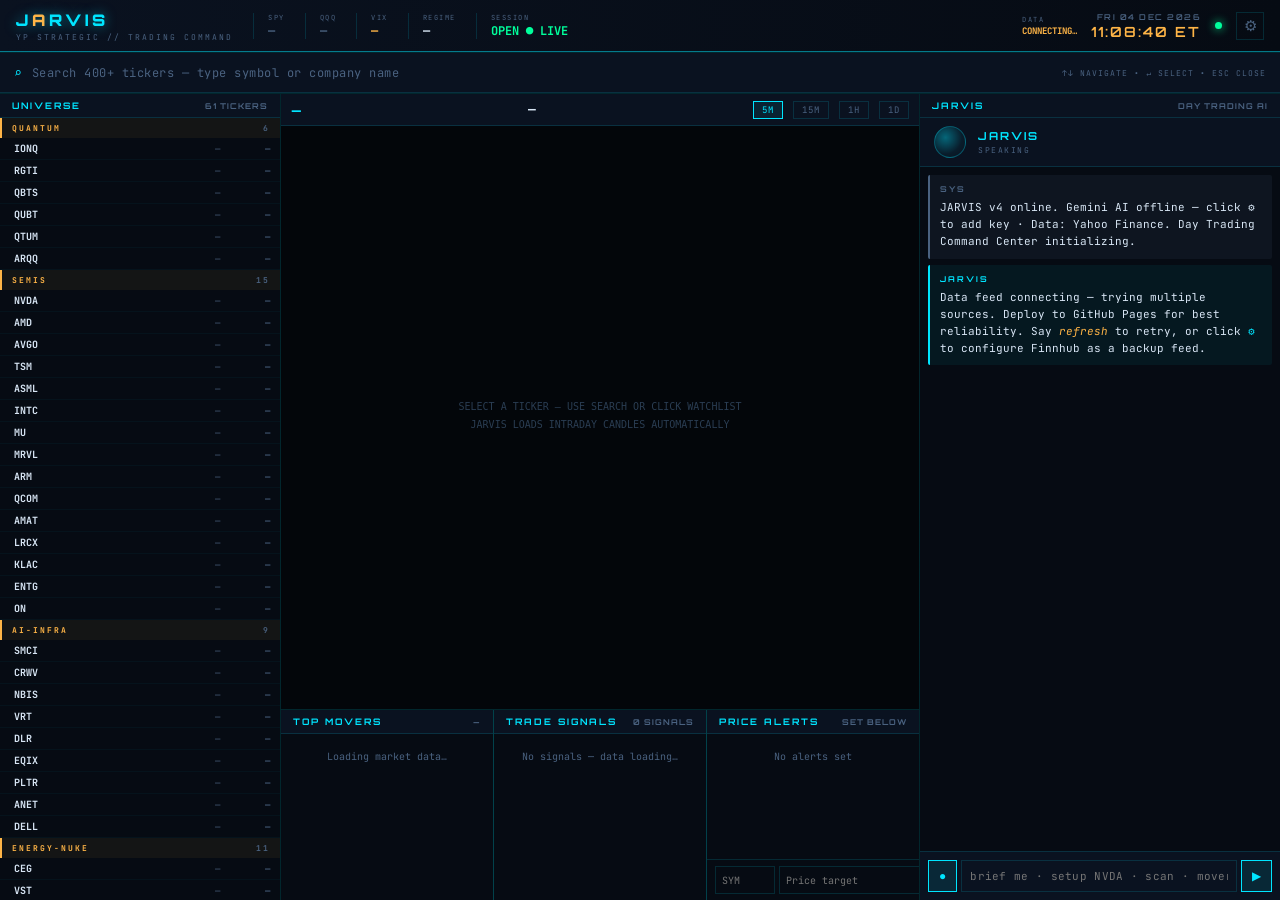
<file: v4/index.html>
<!DOCTYPE html>
<html lang="en">
<head>
<meta charset="UTF-8"/>
<meta name="viewport" content="width=device-width, initial-scale=1.0"/>
<title>JARVIS // YP Strategic Research — Day Trading Command Center</title>
<link rel="preconnect" href="https://fonts.googleapis.com">
<link rel="preconnect" href="https://fonts.gstatic.com" crossorigin>
<link href="https://fonts.googleapis.com/css2?family=JetBrains+Mono:wght@300;400;500;700&family=Orbitron:wght@400;600;800;900&display=swap" rel="stylesheet">
<style>
:root {
  --bg-0: #03060a; --bg-1: #060b13; --bg-2: #0a1220;
  --line: rgba(0,229,255,0.14); --line-hot: rgba(0,229,255,0.5);
  --cyan: #00e5ff; --amber: #ffb547; --green: #00ff9c;
  --red: #ff3b6b; --violet: #c08cff; --text: #d8e6f5; --dim: #4a6280;
}
*{box-sizing:border-box;margin:0;padding:0}
html,body{height:100%;background:var(--bg-0);color:var(--text);font-family:'JetBrains Mono',monospace;overflow:hidden;font-size:12px}
body::before{content:'';position:fixed;inset:0;background:repeating-linear-gradient(0deg,transparent 0,transparent 2px,rgba(0,229,255,0.008) 2px,rgba(0,229,255,0.008) 4px);pointer-events:none;z-index:1}
#app{position:relative;z-index:2;height:100vh;display:grid;grid-template-rows:52px 40px 1fr 190px;grid-template-columns:280px 1fr 360px;grid-template-areas:"hdr hdr hdr" "srch srch srch" "left main right" "left bot right";gap:1px;background:var(--line)}
.panel{background:var(--bg-1);position:relative;overflow:hidden}
.ph{display:flex;align-items:center;justify-content:space-between;padding:6px 12px;border-bottom:1px solid var(--line);background:var(--bg-2);font-family:'Orbitron',sans-serif;font-size:9px;font-weight:700;letter-spacing:2px;color:var(--cyan);text-transform:uppercase;flex-shrink:0}
.ph .tag{font-size:8px;color:var(--dim);letter-spacing:1px}

/* ===== HEADER ===== */
#hdr{grid-area:hdr;display:flex;align-items:center;padding:0 16px;background:linear-gradient(90deg,var(--bg-2) 0%,var(--bg-1) 100%);border-bottom:1px solid var(--line-hot);gap:20px}
.brand{font-family:'Orbitron',sans-serif;font-weight:900;font-size:16px;letter-spacing:4px;color:var(--cyan);text-shadow:0 0 12px rgba(0,229,255,0.5)}
.brand span{color:var(--amber)}
.sub{font-size:8px;color:var(--dim);letter-spacing:2px;text-transform:uppercase;margin-top:2px}
.hstat{display:flex;flex-direction:column;gap:1px;padding-left:14px;border-left:1px solid var(--line)}
.hstat .lbl{font-size:7px;color:var(--dim);letter-spacing:1.5px;text-transform:uppercase}
.hstat .val{font-size:12px;font-weight:700;color:var(--text);white-space:nowrap}
.val.green{color:var(--green)} .val.red{color:var(--red)} .val.amber{color:var(--amber)} .val.dim{color:var(--dim)}
.hright{margin-left:auto;display:flex;gap:14px;align-items:center}
.clock-block{display:flex;flex-direction:column;align-items:flex-end;gap:1px}
.date-line{font-family:'Orbitron',sans-serif;font-size:8px;font-weight:600;color:var(--dim);letter-spacing:1.5px}
.clock{font-family:'Orbitron',sans-serif;font-size:14px;font-weight:600;color:var(--amber);letter-spacing:2px}
.sdot{width:7px;height:7px;border-radius:50%;background:var(--green);box-shadow:0 0 10px var(--green);animation:pulse 2s ease-in-out infinite}
.sdot.stale{background:var(--amber);box-shadow:0 0 10px var(--amber)}
.sdot.err{background:var(--red);box-shadow:0 0 10px var(--red)}
@keyframes pulse{50%{opacity:.35}}

/* ===== SEARCH ===== */
#srch{grid-area:srch;background:var(--bg-2);border-bottom:1px solid var(--line);display:flex;align-items:center;padding:0 14px;gap:10px;position:relative;z-index:100}
#srch-icon{color:var(--cyan);font-size:13px}
#srch-input{flex:1;background:transparent;border:none;color:var(--text);font-family:'JetBrains Mono',monospace;font-size:12px;padding:8px 0;outline:none;letter-spacing:.5px}
#srch-input::placeholder{color:var(--dim)}
#srch-meta{font-size:8px;color:var(--dim);letter-spacing:1px;text-transform:uppercase;white-space:nowrap}
#srch-res{position:absolute;top:100%;left:0;right:0;max-height:340px;overflow-y:auto;background:var(--bg-1);border:1px solid var(--line-hot);border-top:none;display:none;z-index:200;box-shadow:0 10px 30px rgba(0,0,0,.8)}
#srch-res.open{display:block}
.sr{display:grid;grid-template-columns:72px 1fr 72px 64px;padding:7px 14px;gap:10px;cursor:pointer;border-bottom:1px solid rgba(0,229,255,0.05);font-size:10px;align-items:center}
.sr:hover,.sr.kf{background:rgba(0,229,255,0.09);border-left:2px solid var(--cyan);padding-left:12px}
.sr .sym{font-weight:700;color:var(--cyan);font-family:'Orbitron',sans-serif;font-size:9px}
.sr .nm{color:var(--text);font-size:9px;overflow:hidden;text-overflow:ellipsis;white-space:nowrap}
.sr .ex{color:var(--dim);font-size:8px;letter-spacing:1px;text-align:right}
.sr .addbtn{background:rgba(0,229,255,0.1);border:1px solid var(--cyan);color:var(--cyan);font-size:8px;padding:2px 5px;letter-spacing:1px;cursor:pointer;text-align:center;font-family:'JetBrains Mono',monospace}
.sr .addbtn:hover{background:var(--cyan);color:var(--bg-0)}

/* ===== WATCHLIST ===== */
#left{grid-area:left;display:flex;flex-direction:column}
.bklist{flex:1;overflow-y:auto}
.bk-title{padding:5px 10px;font-size:8px;font-weight:700;letter-spacing:2px;color:var(--amber);text-transform:uppercase;background:rgba(255,181,71,0.06);border-left:2px solid var(--amber);display:flex;justify-content:space-between;align-items:center;cursor:pointer;user-select:none}
.bk-title .cnt{color:var(--dim);font-size:8px}
.trow{display:grid;grid-template-columns:1fr auto auto;align-items:center;padding:4px 10px 4px 14px;border-bottom:1px solid rgba(0,229,255,0.04);cursor:pointer;transition:background .12s;gap:6px}
.trow:hover{background:rgba(0,229,255,0.06)}
.trow.active{background:rgba(0,229,255,0.11);border-left:2px solid var(--cyan);padding-left:12px}
.tsym{font-weight:700;font-size:10px;color:var(--text)}
.tpx{font-size:9px;color:var(--dim)}
.tchg{font-size:9px;font-weight:600;min-width:44px;text-align:right}
.tchg.up{color:var(--green)} .tchg.dn{color:var(--red)} .tchg.pnd{color:var(--dim)}
::-webkit-scrollbar{width:4px;height:4px}
::-webkit-scrollbar-track{background:transparent}
::-webkit-scrollbar-thumb{background:var(--line);border-radius:2px}
::-webkit-scrollbar-thumb:hover{background:var(--line-hot)}

/* ===== CHART PANEL ===== */
#main{grid-area:main;display:flex;flex-direction:column}
#chart-toolbar{display:flex;align-items:center;padding:0 10px;gap:10px;height:32px;background:var(--bg-2);border-bottom:1px solid var(--line);flex-shrink:0;overflow:hidden}
#ct-sym{font-family:'Orbitron',sans-serif;font-size:13px;font-weight:700;color:var(--cyan);letter-spacing:2px;min-width:60px}
#ct-name{font-size:9px;color:var(--dim);overflow:hidden;text-overflow:ellipsis;white-space:nowrap;flex:1}
#ct-price{font-size:13px;font-weight:700;color:var(--text)}
#ct-chg{font-size:11px;font-weight:700;padding:1px 6px;margin-left:4px}
#ct-chg.up{color:var(--green)} #ct-chg.dn{color:var(--red)}
#ct-extra{font-size:9px;color:var(--dim);margin-left:4px}
.tf-btn{background:transparent;border:1px solid var(--line);color:var(--dim);font-family:'JetBrains Mono',monospace;font-size:9px;padding:2px 8px;cursor:pointer;letter-spacing:1px;transition:all .15s;flex-shrink:0}
.tf-btn:hover,.tf-btn.active{border-color:var(--cyan);color:var(--cyan);background:rgba(0,229,255,0.08)}
#chart-wrap{flex:1;position:relative;overflow:hidden}
#chart-canvas{position:absolute;inset:0;width:100%;height:100%}
#chart-spinner{position:absolute;inset:0;display:none;align-items:center;justify-content:center;background:rgba(3,6,10,.8);font-size:10px;color:var(--dim);letter-spacing:2px;font-family:'Orbitron',sans-serif}
#chart-spinner.show{display:flex}

/* ===== JARVIS PANEL ===== */
#right{grid-area:right;display:flex;flex-direction:column}
#j-status{display:flex;align-items:center;gap:12px;padding:8px 14px;border-bottom:1px solid var(--line);background:var(--bg-2);flex-shrink:0}
.orb{width:32px;height:32px;border-radius:50%;background:radial-gradient(circle at 35% 35%,rgba(0,229,255,0.4),rgba(0,229,255,0.05) 60%,transparent);border:1px solid rgba(0,229,255,0.3);flex-shrink:0;transition:all .3s}
.orb.listening{background:radial-gradient(circle at 35% 35%,rgba(0,255,156,0.6),rgba(0,255,156,0.1) 60%,transparent);border-color:var(--green);box-shadow:0 0 20px rgba(0,255,156,0.4);animation:orbpulse 1s ease-in-out infinite}
.orb.thinking{background:radial-gradient(circle at 35% 35%,rgba(255,181,71,0.6),rgba(255,181,71,0.1) 60%,transparent);border-color:var(--amber);box-shadow:0 0 20px rgba(255,181,71,0.4);animation:orbpulse .5s ease-in-out infinite}
@keyframes orbpulse{50%{transform:scale(1.12)}}
.jname{font-family:'Orbitron',sans-serif;font-size:11px;font-weight:700;color:var(--cyan);letter-spacing:2px}
.jstate{font-size:8px;color:var(--dim);letter-spacing:1.5px;text-transform:uppercase;margin-top:2px}
#chat-log{flex:1;overflow-y:auto;padding:8px;display:flex;flex-direction:column;gap:6px}
.msg{padding:8px 10px;border-radius:2px;font-size:11px;line-height:1.55}
.msg .head{font-size:8px;font-weight:700;letter-spacing:2px;margin-bottom:4px;font-family:'Orbitron',sans-serif}
.msg.jarvis{background:rgba(0,229,255,0.06);border-left:2px solid var(--cyan)}
.msg.jarvis .head{color:var(--cyan)}
.msg.user{background:rgba(255,181,71,0.06);border-left:2px solid var(--amber)}
.msg.user .head{color:var(--amber)}
.msg.system{background:rgba(90,115,144,0.1);border-left:2px solid var(--dim)}
.msg.system .head{color:var(--dim)}
.msg strong{color:var(--cyan)} .msg em{color:var(--amber)} .msg .pos{color:var(--green)} .msg .neg{color:var(--red)}
#input-bar{display:flex;gap:4px;padding:8px;border-top:1px solid var(--line);background:var(--bg-2);flex-shrink:0}
#mic-btn,#send-btn{background:rgba(0,229,255,0.1);border:1px solid var(--cyan);color:var(--cyan);padding:0 10px;height:32px;cursor:pointer;font-size:12px;flex-shrink:0;transition:all .15s}
#mic-btn:hover,#send-btn:hover,#mic-btn.active{background:rgba(0,229,255,0.2)}
#text-input{flex:1;background:transparent;border:1px solid var(--line);color:var(--text);font-family:'JetBrains Mono',monospace;font-size:11px;padding:0 8px;height:32px;outline:none;letter-spacing:.3px}
#text-input:focus{border-color:rgba(0,229,255,0.4)}

/* ===== BOTTOM PANELS ===== */
#bot{grid-area:bot;display:grid;grid-template-columns:1fr 1fr 1fr;gap:1px;background:var(--line)}
.bp{background:var(--bg-1);display:flex;flex-direction:column;overflow:hidden}
.bb{flex:1;overflow-y:auto;padding:4px 0}
.mrow{display:flex;align-items:center;justify-content:space-between;padding:3px 10px;cursor:pointer;border-bottom:1px solid rgba(0,229,255,0.04);transition:background .12s}
.mrow:hover{background:rgba(0,229,255,0.06)}
.mrow .ms{font-size:10px;font-weight:700;color:var(--text);width:48px}
.mrow .mp{font-size:9px;color:var(--dim)}
.mrow .mc{font-size:10px;font-weight:700;text-align:right;width:56px}
.mc.up{color:var(--green)} .mc.dn{color:var(--red)}
.sig-row{padding:4px 10px;border-bottom:1px solid rgba(0,229,255,0.04);cursor:pointer;transition:background .12s}
.sig-row:hover{background:rgba(0,229,255,0.06)}
.sig-type{font-size:8px;letter-spacing:1.5px;font-weight:700;font-family:'Orbitron',sans-serif;padding:1px 5px;display:inline-block;margin-bottom:2px}
.sig-type.breakout{color:#ffd700;border:1px solid rgba(255,215,0,.4);background:rgba(255,215,0,.06)}
.sig-type.volume{color:var(--violet);border:1px solid rgba(192,140,255,.4);background:rgba(192,140,255,.06)}
.sig-type.momentum{color:var(--green);border:1px solid rgba(0,255,156,.4);background:rgba(0,255,156,.06)}
.sig-type.oversold{color:var(--amber);border:1px solid rgba(255,181,71,.4);background:rgba(255,181,71,.06)}
.sig-type.overbought{color:var(--red);border:1px solid rgba(255,59,107,.4);background:rgba(255,59,107,.06)}
.sig-detail{font-size:9px;color:var(--dim);margin-top:1px}
.sig-sym{font-size:10px;font-weight:700;color:var(--text);margin-right:4px}
.sig-px{font-size:9px;color:var(--dim)}
.alert-input-row{display:flex;gap:4px;padding:6px 8px;border-top:1px solid var(--line);flex-shrink:0}
.alert-sym-input,.alert-px-input{background:transparent;border:1px solid var(--line);color:var(--text);font-family:'JetBrains Mono',monospace;font-size:10px;padding:3px 6px;outline:none;flex:1}
.alert-sym-input{width:60px;flex:0 0 60px}
.alert-add-btn{background:rgba(0,229,255,0.1);border:1px solid var(--cyan);color:var(--cyan);font-size:9px;padding:3px 8px;cursor:pointer;letter-spacing:1px}
.alert-row{display:flex;align-items:center;justify-content:space-between;padding:3px 10px;border-bottom:1px solid rgba(0,229,255,0.04);font-size:10px}
.alert-row .as{font-weight:700;color:var(--cyan);width:44px}
.alert-row .ap{color:var(--amber)}
.alert-row .ad{font-size:8px;color:var(--dim)}
.alert-row .arm{color:var(--red);cursor:pointer;padding:2px 4px}
.alert-row .arm:hover{color:var(--text)}
.alert-triggered{background:rgba(0,255,156,0.08)!important;border-left:2px solid var(--green)}
.no-data{padding:12px;color:var(--dim);font-size:10px;text-align:center}

/* Indicator badge in header */
.ind-badge{font-size:8px;padding:1px 5px;border:1px solid;font-family:'Orbitron',sans-serif;letter-spacing:1px;border-radius:1px}
.ind-badge.bull{color:var(--green);border-color:rgba(0,255,156,.4)}
.ind-badge.bear{color:var(--red);border-color:rgba(255,59,107,.4)}
.ind-badge.neut{color:var(--dim);border-color:var(--line)}

/* ===== GEAR / SETTINGS BUTTON ===== */
#settings-btn{background:transparent;border:1px solid var(--line);color:var(--dim);width:28px;height:28px;cursor:pointer;font-size:15px;display:flex;align-items:center;justify-content:center;transition:all .15s;flex-shrink:0;line-height:1}
#settings-btn:hover{border-color:var(--cyan);color:var(--cyan);background:rgba(0,229,255,0.1)}

/* ===== SETTINGS MODAL ===== */
#settings-overlay{position:fixed;inset:0;background:rgba(0,0,0,0.82);z-index:2000;display:none;align-items:center;justify-content:center}
#settings-overlay.open{display:flex}
#settings-modal{background:var(--bg-1);border:1px solid var(--line-hot);width:500px;max-width:96vw;max-height:88vh;overflow-y:auto;box-shadow:0 0 60px rgba(0,229,255,0.18)}
.sm-hdr{display:flex;align-items:center;justify-content:space-between;padding:12px 16px;background:var(--bg-2);border-bottom:1px solid var(--line-hot);position:sticky;top:0}
.sm-title{font-family:'Orbitron',sans-serif;font-size:11px;font-weight:700;letter-spacing:3px;color:var(--cyan)}
.sm-title span{color:var(--amber)}
.sm-x{background:transparent;border:none;color:var(--dim);font-size:18px;cursor:pointer;padding:0 4px;line-height:1}
.sm-x:hover{color:var(--red)}
.sm-sec{padding:14px 16px;border-bottom:1px solid var(--line)}
.sm-sec-title{font-family:'Orbitron',sans-serif;font-size:8px;font-weight:700;letter-spacing:2px;color:var(--amber);text-transform:uppercase;margin-bottom:10px;display:flex;align-items:center;gap:8px}
.sm-row{display:flex;gap:8px;align-items:center;margin-bottom:8px}
.sm-lbl{font-size:10px;color:var(--dim);width:90px;flex-shrink:0;letter-spacing:.3px}
.sm-inp{flex:1;background:var(--bg-0);border:1px solid var(--line);color:var(--text);font-family:'JetBrains Mono',monospace;font-size:11px;padding:5px 8px;outline:none;min-width:0}
.sm-inp:focus{border-color:rgba(0,229,255,0.5)}
.sm-btn{background:rgba(0,229,255,0.1);border:1px solid var(--cyan);color:var(--cyan);font-family:'JetBrains Mono',monospace;font-size:9px;padding:5px 12px;cursor:pointer;letter-spacing:1px;white-space:nowrap;flex-shrink:0}
.sm-btn:hover{background:rgba(0,229,255,0.22)}
.sm-btn.save{background:rgba(0,255,156,0.1);border-color:var(--green);color:var(--green);font-size:10px;padding:7px 20px;width:100%;margin-top:6px}
.sm-btn.save:hover{background:rgba(0,255,156,0.2)}
.sm-btn.danger{border-color:var(--red);color:var(--red);background:rgba(255,59,107,0.08)}
.sm-btn.danger:hover{background:rgba(255,59,107,0.18)}
.sm-status{font-size:9px;padding:3px 8px;white-space:nowrap;letter-spacing:.3px}
.sm-status.ok{color:var(--green)} .sm-status.err{color:var(--red)} .sm-status.wait{color:var(--amber)}
.sm-hint{font-size:9px;color:var(--dim);margin-top:6px;line-height:1.55;letter-spacing:.2px}
.sm-hint a{color:var(--cyan);text-decoration:none}
.sm-hint a:hover{text-decoration:underline}
.sm-select{background:var(--bg-0);border:1px solid var(--line);color:var(--text);font-family:'JetBrains Mono',monospace;font-size:10px;padding:5px 8px;outline:none;cursor:pointer;flex:1}
.sm-select:focus{border-color:rgba(0,229,255,0.5)}
.sm-badge{display:inline-block;font-size:8px;padding:2px 7px;border:1px solid;font-family:'Orbitron',sans-serif;letter-spacing:1px}
.sm-badge.on{color:var(--green);border-color:rgba(0,255,156,.4);background:rgba(0,255,156,.06)}
.sm-badge.off{color:var(--dim);border-color:var(--line)}
</style>
</head>
<body>
<div id="app">

<!-- HEADER -->
<header id="hdr">
  <div>
    <div class="brand">J<span>A</span>RVIS</div>
    <div class="sub">YP STRATEGIC // TRADING COMMAND</div>
  </div>
  <div class="hstat">
    <div class="lbl">SPY</div>
    <div class="val" id="spy-val">—</div>
  </div>
  <div class="hstat">
    <div class="lbl">QQQ</div>
    <div class="val" id="qqq-val">—</div>
  </div>
  <div class="hstat">
    <div class="lbl">VIX</div>
    <div class="val amber" id="vix-val">—</div>
  </div>
  <div class="hstat">
    <div class="lbl">REGIME</div>
    <div class="val" id="regime-val">—</div>
  </div>
  <div class="hstat">
    <div class="lbl">SESSION</div>
    <div class="val amber" id="sess-val">—</div>
  </div>
  <div class="hright">
    <div class="hstat" style="border:none;padding:0">
      <div class="lbl">DATA</div>
      <div class="val amber" id="data-status" style="font-size:9px">CONNECTING…</div>
    </div>
    <div class="clock-block">
      <div class="date-line" id="date-disp">--- -- --- ----</div>
      <div class="clock" id="clock">--:--:--</div>
    </div>
    <div class="sdot" id="sdot"></div>
    <button id="settings-btn" title="Settings — API Keys">⚙</button>
  </div>
</header>

<!-- SEARCH -->
<div id="srch">
  <span id="srch-icon">⌕</span>
  <input id="srch-input" type="text" placeholder="Search 400+ tickers — type symbol or company name" autocomplete="off"/>
  <span id="srch-meta">↑↓ NAVIGATE  •  ↵ SELECT  •  ESC CLOSE</span>
  <div id="srch-res"></div>
</div>

<!-- LEFT: WATCHLIST -->
<aside id="left" class="panel">
  <div class="ph"><span>UNIVERSE</span><span class="tag" id="univ-cnt">—</span></div>
  <div class="bklist" id="bklist"></div>
</aside>

<!-- MAIN: CHART -->
<main id="main" class="panel">
  <div id="chart-toolbar">
    <div id="ct-sym">—</div>
    <div id="ct-name"></div>
    <div id="ct-price">—</div>
    <div id="ct-chg"></div>
    <div id="ct-extra"></div>
    <div style="flex:1"></div>
    <button class="tf-btn active" data-tf="5m">5M</button>
    <button class="tf-btn" data-tf="15m">15M</button>
    <button class="tf-btn" data-tf="60m">1H</button>
    <button class="tf-btn" data-tf="1d">1D</button>
  </div>
  <div id="chart-wrap">
    <canvas id="chart-canvas"></canvas>
    <div id="chart-spinner">LOADING CHART…</div>
  </div>
</main>

<!-- RIGHT: JARVIS -->
<aside id="right" class="panel">
  <div class="ph"><span>JARVIS</span><span class="tag">DAY TRADING AI</span></div>
  <div id="j-status">
    <div class="orb" id="orb"></div>
    <div>
      <div class="jname">JARVIS</div>
      <div class="jstate" id="orb-state">ONLINE // STANDBY</div>
    </div>
  </div>
  <div id="chat-log"></div>
  <div id="input-bar">
    <button id="mic-btn" title="Toggle voice">●</button>
    <input id="text-input" placeholder="brief me · setup NVDA · scan · movers · risk…"/>
    <button id="send-btn">▶</button>
  </div>
</aside>

<!-- BOTTOM -->
<section id="bot">
  <div class="bp">
    <div class="ph"><span>TOP MOVERS</span><span class="tag" id="movers-ts">—</span></div>
    <div class="bb" id="movers-body"></div>
  </div>
  <div class="bp">
    <div class="ph"><span>TRADE SIGNALS</span><span class="tag" id="sigs-cnt">—</span></div>
    <div class="bb" id="sigs-body"></div>
  </div>
  <div class="bp">
    <div class="ph"><span>PRICE ALERTS</span><span class="tag">SET BELOW</span></div>
    <div class="bb" id="alerts-body"></div>
    <div class="alert-input-row">
      <input class="alert-sym-input" id="alrt-sym" placeholder="SYM" maxlength="6"/>
      <input class="alert-px-input" id="alrt-px" placeholder="Price target" type="number" step="0.01"/>
      <button class="alert-add-btn" id="alrt-add">+ SET</button>
    </div>
  </div>
</section>

</div><!-- #app -->

<!-- ===== SETTINGS MODAL ===== -->
<div id="settings-overlay">
  <div id="settings-modal">
    <div class="sm-hdr">
      <div class="sm-title">J<span>A</span>RVIS // <span>SETTINGS</span></div>
      <button class="sm-x" id="sm-close-btn">✕</button>
    </div>

    <div class="sm-sec">
      <div class="sm-sec-title">Gemini AI <span id="sm-gemini-badge" class="sm-badge off">NOT SET</span></div>
      <div class="sm-row">
        <span class="sm-lbl">API Key</span>
        <input class="sm-inp" id="sm-gemini-key" type="password" placeholder="Paste your Gemini API key here" autocomplete="off"/>
      </div>
      <div class="sm-row">
        <span class="sm-lbl"></span>
        <button class="sm-btn" id="sm-test-gemini">TEST CONNECTION</button>
        <span class="sm-status" id="sm-gemini-status"></span>
      </div>
      <div class="sm-hint">
        Get a free key at <a href="https://aistudio.google.com/apikey" target="_blank" rel="noopener">aistudio.google.com/apikey</a><br>
        Your key is stored <strong>only in this browser</strong> (localStorage). It is never sent anywhere except directly to Google's API. It is never hard-coded or committed to any repository.
      </div>
    </div>

    <div class="sm-sec">
      <div class="sm-sec-title">Finnhub Data Feed <span id="sm-finnhub-badge" class="sm-badge off">NOT SET</span></div>
      <div class="sm-row">
        <span class="sm-lbl">API Key</span>
        <input class="sm-inp" id="sm-finnhub-key" type="password" placeholder="Paste your Finnhub API key here" autocomplete="off"/>
      </div>
      <div class="sm-row">
        <span class="sm-lbl"></span>
        <button class="sm-btn" id="sm-test-finnhub">TEST CONNECTION</button>
        <span class="sm-status" id="sm-finnhub-status"></span>
      </div>
      <div class="sm-hint">
        Free key at <a href="https://finnhub.io/register" target="_blank" rel="noopener">finnhub.io/register</a> — 60 req/min, CORS-friendly. Used as primary quote source when set.
      </div>
    </div>

    <div class="sm-sec">
      <div class="sm-sec-title">Data Source</div>
      <div class="sm-row">
        <span class="sm-lbl">Quote Feed</span>
        <select class="sm-select" id="sm-data-src">
          <option value="yahoo">Yahoo Finance (default, no key needed)</option>
          <option value="finnhub">Finnhub (requires key above)</option>
        </select>
      </div>
      <div class="sm-hint">Chart candle data always uses Yahoo Finance regardless of this setting.</div>
    </div>

    <div class="sm-sec" style="border:none">
      <button class="sm-btn save" id="sm-save-btn">SAVE SETTINGS</button>
      <div style="margin-top:10px;text-align:right">
        <button class="sm-btn danger" id="sm-clear-settings">CLEAR ALL KEYS</button>
      </div>
    </div>
  </div>
</div>

<script>
// =============================================================
// JARVIS v3 — YP Strategic Research — Day Trading Command Center
// =============================================================

/* ---- TICKER DATABASE ---- */
const TICKER_DB = [
  {s:'AAPL',n:'Apple Inc.',e:'NASDAQ'},{s:'MSFT',n:'Microsoft Corp.',e:'NASDAQ'},{s:'GOOGL',n:'Alphabet Class A',e:'NASDAQ'},{s:'GOOG',n:'Alphabet Class C',e:'NASDAQ'},{s:'AMZN',n:'Amazon.com Inc.',e:'NASDAQ'},{s:'NVDA',n:'NVIDIA Corp.',e:'NASDAQ'},{s:'META',n:'Meta Platforms',e:'NASDAQ'},{s:'TSLA',n:'Tesla Inc.',e:'NASDAQ'},{s:'AVGO',n:'Broadcom Inc.',e:'NASDAQ'},{s:'ORCL',n:'Oracle Corp.',e:'NYSE'},
  {s:'NFLX',n:'Netflix Inc.',e:'NASDAQ'},{s:'ADBE',n:'Adobe Inc.',e:'NASDAQ'},{s:'CRM',n:'Salesforce',e:'NYSE'},{s:'AMD',n:'Advanced Micro Devices',e:'NASDAQ'},{s:'CSCO',n:'Cisco Systems',e:'NASDAQ'},{s:'INTC',n:'Intel Corp.',e:'NASDAQ'},{s:'QCOM',n:'Qualcomm',e:'NASDAQ'},{s:'TXN',n:'Texas Instruments',e:'NASDAQ'},{s:'AMAT',n:'Applied Materials',e:'NASDAQ'},{s:'INTU',n:'Intuit Inc.',e:'NASDAQ'},
  {s:'NOW',n:'ServiceNow',e:'NYSE'},{s:'PANW',n:'Palo Alto Networks',e:'NASDAQ'},{s:'PLTR',n:'Palantir Technologies',e:'NASDAQ'},{s:'ANET',n:'Arista Networks',e:'NYSE'},{s:'LRCX',n:'Lam Research',e:'NASDAQ'},{s:'KLAC',n:'KLA Corp.',e:'NASDAQ'},{s:'MU',n:'Micron Technology',e:'NASDAQ'},{s:'ADI',n:'Analog Devices',e:'NASDAQ'},{s:'MRVL',n:'Marvell Technology',e:'NASDAQ'},{s:'ASML',n:'ASML Holding',e:'NASDAQ'},
  {s:'TSM',n:'Taiwan Semiconductor',e:'NYSE'},{s:'ARM',n:'Arm Holdings',e:'NASDAQ'},{s:'CRWD',n:'CrowdStrike',e:'NASDAQ'},{s:'FTNT',n:'Fortinet',e:'NASDAQ'},{s:'SNPS',n:'Synopsys',e:'NASDAQ'},{s:'CDNS',n:'Cadence Design',e:'NASDAQ'},{s:'ADSK',n:'Autodesk',e:'NASDAQ'},{s:'WDAY',n:'Workday Inc.',e:'NASDAQ'},{s:'SNOW',n:'Snowflake',e:'NYSE'},{s:'DDOG',n:'Datadog',e:'NASDAQ'},
  {s:'NET',n:'Cloudflare',e:'NYSE'},{s:'ZS',n:'Zscaler',e:'NASDAQ'},{s:'OKTA',n:'Okta Inc.',e:'NASDAQ'},{s:'MDB',n:'MongoDB',e:'NASDAQ'},{s:'SHOP',n:'Shopify',e:'NYSE'},{s:'SQ',n:'Block Inc.',e:'NYSE'},{s:'PYPL',n:'PayPal Holdings',e:'NASDAQ'},{s:'COIN',n:'Coinbase Global',e:'NASDAQ'},{s:'SMCI',n:'Super Micro Computer',e:'NASDAQ'},{s:'DELL',n:'Dell Technologies',e:'NYSE'},
  {s:'CRWV',n:'CoreWeave',e:'NASDAQ'},{s:'NBIS',n:'Nebius Group',e:'NASDAQ'},{s:'GFS',n:'GlobalFoundries',e:'NASDAQ'},{s:'ON',n:'ON Semiconductor',e:'NASDAQ'},{s:'NXPI',n:'NXP Semiconductors',e:'NASDAQ'},{s:'MCHP',n:'Microchip Technology',e:'NASDAQ'},{s:'SWKS',n:'Skyworks Solutions',e:'NASDAQ'},{s:'ENTG',n:'Entegris',e:'NASDAQ'},{s:'NVTS',n:'Navitas Semiconductor',e:'NASDAQ'},{s:'POWI',n:'Power Integrations',e:'NASDAQ'},
  {s:'IONQ',n:'IonQ Inc.',e:'NYSE'},{s:'RGTI',n:'Rigetti Computing',e:'NASDAQ'},{s:'QBTS',n:'D-Wave Quantum',e:'NYSE'},{s:'QUBT',n:'Quantum Computing Inc.',e:'NASDAQ'},{s:'ARQQ',n:'Arqit Quantum',e:'NASDAQ'},{s:'QTUM',n:'Defiance Quantum ETF',e:'NYSEARCA'},
  {s:'CEG',n:'Constellation Energy',e:'NASDAQ'},{s:'VST',n:'Vistra Corp.',e:'NYSE'},{s:'TLN',n:'Talen Energy',e:'NASDAQ'},{s:'SMR',n:'NuScale Power',e:'NYSE'},{s:'OKLO',n:'Oklo Inc.',e:'NYSE'},{s:'NNE',n:'Nano Nuclear Energy',e:'NASDAQ'},{s:'CCJ',n:'Cameco Corp.',e:'NYSE'},{s:'BWXT',n:'BWX Technologies',e:'NYSE'},{s:'LEU',n:'Centrus Energy',e:'NYSE'},{s:'URA',n:'Global X Uranium ETF',e:'NYSEARCA'},
  {s:'GEV',n:'GE Vernova',e:'NYSE'},{s:'NEE',n:'NextEra Energy',e:'NYSE'},{s:'XOM',n:'Exxon Mobil',e:'NYSE'},{s:'CVX',n:'Chevron Corp.',e:'NYSE'},{s:'OXY',n:'Occidental Petroleum',e:'NYSE'},
  {s:'LMT',n:'Lockheed Martin',e:'NYSE'},{s:'RTX',n:'RTX Corp.',e:'NYSE'},{s:'NOC',n:'Northrop Grumman',e:'NYSE'},{s:'GD',n:'General Dynamics',e:'NYSE'},{s:'BA',n:'Boeing Co.',e:'NYSE'},{s:'RKLB',n:'Rocket Lab USA',e:'NASDAQ'},{s:'ASTS',n:'AST SpaceMobile',e:'NASDAQ'},{s:'AVAV',n:'AeroVironment',e:'NASDAQ'},{s:'KTOS',n:'Kratos Defense',e:'NASDAQ'},{s:'RCAT',n:'Red Cat Holdings',e:'NASDAQ'},
  {s:'V',n:'Visa Inc.',e:'NYSE'},{s:'MA',n:'Mastercard',e:'NYSE'},{s:'JPM',n:'JPMorgan Chase',e:'NYSE'},{s:'BAC',n:'Bank of America',e:'NYSE'},{s:'GS',n:'Goldman Sachs',e:'NYSE'},{s:'MS',n:'Morgan Stanley',e:'NYSE'},{s:'BLK',n:'BlackRock',e:'NYSE'},{s:'SCHW',n:'Charles Schwab',e:'NYSE'},{s:'AXP',n:'American Express',e:'NYSE'},{s:'COF',n:'Capital One',e:'NYSE'},
  {s:'JNJ',n:'Johnson & Johnson',e:'NYSE'},{s:'PFE',n:'Pfizer',e:'NYSE'},{s:'MRK',n:'Merck & Co.',e:'NYSE'},{s:'LLY',n:'Eli Lilly',e:'NYSE'},{s:'ABBV',n:'AbbVie',e:'NYSE'},{s:'UNH',n:'UnitedHealth',e:'NYSE'},{s:'GILD',n:'Gilead Sciences',e:'NASDAQ'},{s:'AMGN',n:'Amgen',e:'NASDAQ'},{s:'VRTX',n:'Vertex Pharmaceuticals',e:'NASDAQ'},{s:'REGN',n:'Regeneron',e:'NASDAQ'},
  {s:'WMT',n:'Walmart Inc.',e:'NYSE'},{s:'COST',n:'Costco Wholesale',e:'NASDAQ'},{s:'HD',n:'Home Depot',e:'NYSE'},{s:'TGT',n:'Target Corp.',e:'NYSE'},{s:'AMZN',n:'Amazon.com',e:'NASDAQ'},{s:'NKE',n:'Nike Inc.',e:'NYSE'},{s:'SBUX',n:'Starbucks',e:'NASDAQ'},{s:'MCD',n:"McDonald's",e:'NYSE'},{s:'CMG',n:'Chipotle Mexican Grill',e:'NYSE'},{s:'BKNG',n:'Booking Holdings',e:'NASDAQ'},
  {s:'UBER',n:'Uber Technologies',e:'NYSE'},{s:'ABNB',n:'Airbnb Inc.',e:'NASDAQ'},{s:'LYFT',n:'Lyft Inc.',e:'NASDAQ'},{s:'DASH',n:'DoorDash',e:'NYSE'},{s:'F',n:'Ford Motor',e:'NYSE'},{s:'GM',n:'General Motors',e:'NYSE'},{s:'RIVN',n:'Rivian Automotive',e:'NASDAQ'},{s:'LCID',n:'Lucid Group',e:'NASDAQ'},{s:'NIO',n:'NIO Inc.',e:'NYSE'},{s:'TSLA',n:'Tesla',e:'NASDAQ'},
  {s:'BABA',n:'Alibaba Group',e:'NYSE'},{s:'JD',n:'JD.com',e:'NASDAQ'},{s:'PDD',n:'PDD Holdings',e:'NASDAQ'},{s:'BIDU',n:'Baidu Inc.',e:'NASDAQ'},
  {s:'SPY',n:'SPDR S&P 500 ETF',e:'NYSEARCA'},{s:'QQQ',n:'Invesco QQQ Trust',e:'NASDAQ'},{s:'IWM',n:'iShares Russell 2000',e:'NYSEARCA'},{s:'DIA',n:'SPDR Dow Jones',e:'NYSEARCA'},{s:'VTI',n:'Vanguard Total Stock',e:'NYSEARCA'},{s:'XLK',n:'Tech Select SPDR',e:'NYSEARCA'},{s:'XLF',n:'Financial Select SPDR',e:'NYSEARCA'},{s:'XLE',n:'Energy Select SPDR',e:'NYSEARCA'},{s:'SMH',n:'VanEck Semiconductor ETF',e:'NASDAQ'},{s:'SOXX',n:'iShares Semiconductor ETF',e:'NASDAQ'},
  {s:'TQQQ',n:'ProShares UltraPro QQQ',e:'NASDAQ'},{s:'SQQQ',n:'ProShares Short QQQ',e:'NASDAQ'},{s:'ARKK',n:'ARK Innovation ETF',e:'NYSEARCA'},{s:'GLD',n:'SPDR Gold Trust',e:'NYSEARCA'},{s:'TLT',n:'iShares 20Y Treasury',e:'NASDAQ'},{s:'VXX',n:'iPath VIX Short-Term',e:'NYSEARCA'},{s:'UVXY',n:'ProShares Ultra VIX',e:'NYSEARCA'},
  {s:'MSTR',n:'MicroStrategy',e:'NASDAQ'},{s:'MARA',n:'Marathon Digital',e:'NASDAQ'},{s:'RIOT',n:'Riot Platforms',e:'NASDAQ'},{s:'CLSK',n:'CleanSpark',e:'NASDAQ'},
  {s:'SOUN',n:'SoundHound AI',e:'NASDAQ'},{s:'BBAI',n:'BigBear.ai',e:'NYSE'},{s:'AI',n:'C3.ai Inc.',e:'NYSE'},{s:'PATH',n:'UiPath Inc.',e:'NYSE'},{s:'GTLB',n:'GitLab Inc.',e:'NASDAQ'},
  {s:'CAT',n:'Caterpillar Inc.',e:'NYSE'},{s:'DE',n:'Deere & Co.',e:'NYSE'},{s:'GE',n:'GE Aerospace',e:'NYSE'},{s:'HON',n:'Honeywell',e:'NASDAQ'},{s:'UPS',n:'United Parcel Service',e:'NYSE'},{s:'FDX',n:'FedEx Corp.',e:'NYSE'},{s:'VRT',n:'Vertiv Holdings',e:'NYSE'},
  {s:'DLR',n:'Digital Realty Trust',e:'NYSE'},{s:'EQIX',n:'Equinix Inc.',e:'NASDAQ'},{s:'AMT',n:'American Tower',e:'NYSE'},{s:'DIS',n:'Walt Disney',e:'NYSE'},{s:'CMCSA',n:'Comcast Corp.',e:'NASDAQ'},{s:'T',n:'AT&T Inc.',e:'NYSE'},{s:'VZ',n:'Verizon Communications',e:'NYSE'},{s:'TMUS',n:'T-Mobile US',e:'NASDAQ'},
  {s:'SPOT',n:'Spotify Technology',e:'NYSE'},{s:'ROKU',n:'Roku Inc.',e:'NASDAQ'},{s:'SNAP',n:'Snap Inc.',e:'NYSE'},{s:'PINS',n:'Pinterest',e:'NYSE'},{s:'TWLO',n:'Twilio',e:'NYSE'},{s:'EBAY',n:'eBay Inc.',e:'NASDAQ'},
];

/* ---- UNIVERSE ---- */
const UNIVERSE = {
  'QUANTUM':      { tickers: ['IONQ','RGTI','QBTS','QUBT','QTUM','ARQQ'] },
  'SEMIS':        { tickers: ['NVDA','AMD','AVGO','TSM','ASML','INTC','MU','MRVL','ARM','QCOM','AMAT','LRCX','KLAC','ENTG','ON'] },
  'AI-INFRA':     { tickers: ['SMCI','CRWV','NBIS','VRT','DLR','EQIX','PLTR','ANET','DELL'] },
  'ENERGY-NUKE':  { tickers: ['CEG','VST','TLN','SMR','OKLO','NNE','CCJ','BWXT','LEU','URA','GEV'] },
  'DEFENSE-SPACE':{ tickers: ['LMT','RTX','NOC','RKLB','ASTS','AVAV','KTOS','RCAT','BA','GD'] },
  'NEW-TECH':     { tickers: ['SOUN','BBAI','AI','MSTR','MARA','RIOT','NVTS','POWI','AXTI','SWKS'] },
};

/* ---- USER DATA ---- */
let userAdded = [];
try { const s = JSON.parse(localStorage.getItem('jarvis_tickers') || '[]'); if (Array.isArray(s)) userAdded = s; } catch(e){}
function saveUserList() { try { localStorage.setItem('jarvis_tickers', JSON.stringify(userAdded)); } catch(e){} }
function getAllTickers() { return Array.from(new Set([...Object.values(UNIVERSE).flatMap(b=>b.tickers), ...userAdded])); }
function sectorOf(sym) { for (const [k,v] of Object.entries(UNIVERSE)) if (v.tickers.includes(sym)) return k; return userAdded.includes(sym) ? 'MY-LIST' : 'UNCLASSIFIED'; }

/* ---- QUOTE CACHE ---- */
const Q = {}; // sym -> quote object
let chartCache = {}; // sym+tf -> candles[]
let dataConnected = false;
let lastFetchOk = 0;
let selectedSym = null;
let chartInterval = '5m';
let chartRange = '1d';

/* =========================================================
   DATA LAYER — multi-proxy batch fetch
   Priority: direct q1 → direct q2 → allorigins → corsproxy
   ========================================================= */
const PROXIES = [
  url => url, // direct
  url => url.replace('query1.','query2.'), // alt server
  url => `https://api.allorigins.win/raw?url=${encodeURIComponent(url)}`,
  url => `https://corsproxy.io/?${encodeURIComponent(url)}`,
];

// Remember the last proxy that worked so each refresh doesn't re-time-out
// through dead routes before reaching a live one.
let goodProxy = 0;
async function tryFetch(url, timeout = 6000) {
  const order = [goodProxy, ...PROXIES.keys()].filter((v, i, a) => a.indexOf(v) === i);
  for (const idx of order) {
    try {
      const ctrl = new AbortController();
      const id = setTimeout(() => ctrl.abort(), timeout);
      const r = await fetch(PROXIES[idx](url), { signal: ctrl.signal });
      clearTimeout(id);
      if (r.ok) { goodProxy = idx; return r; }
    } catch(e) {}
  }
  return null;
}

function parseQuote(q) {
  if (!q || !q.symbol) return null;
  return {
    sym: q.symbol, name: q.longName || q.shortName || q.symbol,
    px: q.regularMarketPrice ?? null,
    chg: q.regularMarketChange ?? 0,
    chgPct: q.regularMarketChangePercent ?? 0,
    vol: q.regularMarketVolume ?? 0, avgVol: q.averageDailyVolume3Month ?? 0,
    open: q.regularMarketOpen ?? null, prevClose: q.regularMarketPreviousClose ?? null,
    hi: q.regularMarketDayHigh ?? null, lo: q.regularMarketDayLow ?? null,
    w52hi: q.fiftyTwoWeekHigh ?? null, w52lo: q.fiftyTwoWeekLow ?? null,
    prePx: q.preMarketPrice ?? null, preChgPct: q.preMarketChangePercent ?? null,
    postPx: q.postMarketPrice ?? null, postChgPct: q.postMarketChangePercent ?? null,
    mktState: q.marketState ?? 'UNKNOWN', fetched: Date.now()
  };
}

async function fetchBatch(symbols) {
  if (!symbols.length) return false;
  const url = `https://query1.finance.yahoo.com/v7/finance/quote?symbols=${encodeURIComponent(symbols.join(','))}`;
  try {
    const r = await tryFetch(url);
    if (!r) return false;
    const data = await r.json();
    const results = data?.quoteResponse?.result;
    if (!Array.isArray(results) || !results.length) return false;
    results.forEach(q => { const p = parseQuote(q); if (p && p.px != null) Q[p.sym] = p; });
    lastFetchOk = Date.now();
    dataConnected = true;
    return true;
  } catch(e) { return false; }
}

async function fetchAll(syms) {
  const cfg = getSettings();
  // Use Finnhub if set as primary source
  if (cfg.finnhubKey && cfg.dataSource === 'finnhub') {
    return fetchFinnhubBatch(syms);
  }
  const BATCH = 20;
  const batches = [];
  for (let i = 0; i < syms.length; i += BATCH) batches.push(syms.slice(i, i+BATCH));
  const res = await Promise.all(batches.map(async b => {
    const r = await fetchBatch(b);
    b.forEach(s => onQuoteUpdate(s));
    return r;
  }));
  const ok = res.some(Boolean);
  if (ok) { dataConnected = true; updateDataStatus(); }
  return ok;
}

async function fetchChartData(sym, interval, range) {
  const url = `https://query1.finance.yahoo.com/v8/finance/chart/${encodeURIComponent(sym)}?interval=${interval}&range=${range}&includePrePost=false`;
  try {
    const r = await tryFetch(url, 10000);
    if (!r) return null;
    const data = await r.json();
    const result = data?.chart?.result?.[0];
    if (!result?.timestamp) return null;
    const ts = result.timestamp, q0 = result.indicators.quote[0];
    const candles = [];
    for (let i = 0; i < ts.length; i++) {
      if (q0.open[i] == null || q0.close[i] == null) continue;
      candles.push({ t: ts[i]*1000, o: q0.open[i], h: q0.high[i], l: q0.low[i], c: q0.close[i], v: q0.volume[i]||0 });
    }
    return candles.length ? candles : null;
  } catch(e) { return null; }
}

/* =========================================================
   TECHNICAL INDICATORS
   ========================================================= */
function calcRSI(closes, period = 14) {
  const r = new Array(closes.length).fill(null);
  if (closes.length < period+1) return r;
  let gA = 0, lA = 0;
  for (let i = 1; i <= period; i++) { const d = closes[i]-closes[i-1]; d>0 ? gA+=d : lA-=d; }
  gA /= period; lA /= period;
  r[period] = lA === 0 ? 100 : 100 - 100/(1+gA/lA);
  for (let i = period+1; i < closes.length; i++) {
    const d = closes[i]-closes[i-1];
    gA = ((gA*(period-1))+Math.max(d,0))/period;
    lA = ((lA*(period-1))+Math.max(-d,0))/period;
    r[i] = lA === 0 ? 100 : 100 - 100/(1+gA/lA);
  }
  return r;
}
function calcEMA(data, period) {
  const k = 2/(period+1), out = new Array(data.length).fill(null);
  let st = false;
  for (let i = 0; i < data.length; i++) {
    if (data[i] == null) { if (st) out[i] = out[i-1]; continue; }
    if (!st) { out[i] = data[i]; st = true; }
    else out[i] = data[i]*k + out[i-1]*(1-k);
  }
  return out;
}
function calcVWAP(candles) {
  let tv=0, v=0;
  return candles.map(c => { tv += ((c.h+c.l+c.c)/3)*c.v; v += c.v; return v>0 ? tv/v : null; });
}
function calcMACD(closes) {
  const e12 = calcEMA(closes,12), e26 = calcEMA(closes,26);
  const macd = closes.map((_,i) => e12[i]!=null && e26[i]!=null ? e12[i]-e26[i] : null);
  const sig = calcEMA(macd,9);
  const hist = macd.map((m,i) => m!=null && sig[i]!=null ? m-sig[i] : null);
  return { macd, signal: sig, hist };
}
function computeIndicators(candles) {
  const closes = candles.map(c => c.c);
  return {
    vwap: calcVWAP(candles), ema9: calcEMA(closes,9), ema21: calcEMA(closes,21),
    ema50: calcEMA(closes,50), rsi: calcRSI(closes,14), macd: calcMACD(closes)
  };
}
function lastVal(arr) { if (!arr) return null; for (let i=arr.length-1;i>=0;i--) if (arr[i]!=null) return arr[i]; return null; }

/* =========================================================
   CHART ENGINE — Canvas 2D candlestick chart
   ========================================================= */
const chartCanvas = document.getElementById('chart-canvas');
const chartCtx = chartCanvas.getContext('2d');
let chartDPR = window.devicePixelRatio || 1;
let chartW = 0, chartH = 0;

function resizeChartCanvas() {
  const wrap = document.getElementById('chart-wrap');
  const rect = wrap.getBoundingClientRect();
  chartDPR = window.devicePixelRatio || 1;
  chartW = rect.width;
  chartH = rect.height;
  chartCanvas.width = chartW * chartDPR;
  chartCanvas.height = chartH * chartDPR;
  chartCanvas.style.width = chartW + 'px';
  chartCanvas.style.height = chartH + 'px';
  chartCtx.scale(chartDPR, chartDPR);
}

function drawChart(candles, ind) {
  const ctx = chartCtx;
  const W = chartW, H = chartH;
  if (!W || !H) return;

  ctx.setTransform(chartDPR, 0, 0, chartDPR, 0, 0);

  if (!candles || candles.length < 2) {
    ctx.fillStyle = '#03060a';
    ctx.fillRect(0,0,W,H);
    ctx.fillStyle = '#2a3d52';
    ctx.font = '10px JetBrains Mono, monospace';
    ctx.textAlign = 'center';
    ctx.fillText('SELECT A TICKER — USE SEARCH OR CLICK WATCHLIST', W/2, H/2 - 8);
    ctx.fillText('JARVIS LOADS INTRADAY CANDLES AUTOMATICALLY', W/2, H/2 + 10);
    return;
  }

  const PAD_L = 6, PAD_R = 62, PAD_T = 10, PAD_B = 20;
  const CHART_H_FRAC = 0.62, VOL_H_FRAC = 0.12, RSI_H_FRAC = 0.22;
  const CHART_Y = PAD_T;
  const CHART_H = Math.floor(H * CHART_H_FRAC);
  const VOL_Y = CHART_Y + CHART_H + 6;
  const VOL_H = Math.floor(H * VOL_H_FRAC);
  const RSI_Y = VOL_Y + VOL_H + 8;
  const RSI_H = Math.floor(H * RSI_H_FRAC);
  const CHART_W = W - PAD_L - PAD_R;

  // Limit visible candles
  const MAX_VIS = Math.max(Math.floor(CHART_W / 5), 20);
  const vis = candles.slice(-MAX_VIS);
  const n = vis.length;
  const cW = CHART_W / n;
  const bW = Math.max(Math.min(cW * 0.65, 12), 1);

  // Price range with padding
  let pH = Math.max(...vis.map(c => c.h));
  let pL = Math.min(...vis.map(c => c.l));
  const pR = (pH - pL) || pH * 0.01;
  pH += pR * 0.06; pL -= pR * 0.06;

  const py = p => CHART_Y + ((pH - p)/(pH - pL)) * CHART_H;
  const cx = i => PAD_L + (i + 0.5) * cW;

  // ---- BACKGROUND ----
  ctx.fillStyle = '#03060a';
  ctx.fillRect(0, 0, W, H);

  // ---- GRID LINES ----
  ctx.strokeStyle = 'rgba(0,229,255,0.05)';
  ctx.lineWidth = 1;
  for (let i = 0; i <= 4; i++) {
    const y = CHART_Y + (i/4)*CHART_H;
    ctx.beginPath(); ctx.moveTo(PAD_L,y); ctx.lineTo(PAD_L+CHART_W,y); ctx.stroke();
  }

  // ---- PRICE AXIS ----
  ctx.fillStyle = '#3a5270';
  ctx.font = '8px JetBrains Mono, monospace';
  ctx.textAlign = 'right';
  for (let i = 0; i <= 4; i++) {
    const p = pH - (i/4)*(pH-pL);
    ctx.fillText(`$${p.toFixed(2)}`, W-2, CHART_Y + (i/4)*CHART_H + 3);
  }

  // ---- VOLUME BARS ----
  const maxV = Math.max(...vis.map(c=>c.v), 1);
  vis.forEach((c,i) => {
    const x = cx(i), h = (c.v/maxV)*VOL_H;
    ctx.fillStyle = c.c >= c.o ? 'rgba(0,255,156,0.25)' : 'rgba(255,59,107,0.25)';
    ctx.fillRect(x-bW/2, VOL_Y+VOL_H-h, bW, h);
  });

  // ---- VWAP ----
  if (ind?.vwap) {
    const vv = ind.vwap.slice(-n);
    ctx.strokeStyle = '#c08cff'; ctx.lineWidth = 1.5; ctx.setLineDash([]);
    ctx.beginPath(); let go=false;
    vv.forEach((v,i) => { if(!v) return; const x=cx(i),y=py(v); go ? ctx.lineTo(x,y) : (ctx.moveTo(x,y),go=true); });
    ctx.stroke();
  }
  // ---- EMA21 ----
  if (ind?.ema21) {
    const ev = ind.ema21.slice(-n);
    ctx.strokeStyle = '#ffb547'; ctx.lineWidth = 1.5;
    ctx.beginPath(); let go=false;
    ev.forEach((v,i) => { if(!v) return; const x=cx(i),y=py(v); go ? ctx.lineTo(x,y) : (ctx.moveTo(x,y),go=true); });
    ctx.stroke();
  }
  // ---- EMA9 ----
  if (ind?.ema9) {
    const ev = ind.ema9.slice(-n);
    ctx.strokeStyle = '#00e5ff'; ctx.lineWidth = 1;
    ctx.beginPath(); let go=false;
    ev.forEach((v,i) => { if(!v) return; const x=cx(i),y=py(v); go ? ctx.lineTo(x,y) : (ctx.moveTo(x,y),go=true); });
    ctx.stroke();
  }

  // ---- CANDLESTICKS ----
  vis.forEach((c,i) => {
    const x=cx(i), up = c.c >= c.o;
    const clr = up ? '#00ff9c' : '#ff3b6b';
    const yH=py(c.h), yL=py(c.l), yO=py(c.o), yC=py(c.c);
    // wick
    ctx.strokeStyle = clr; ctx.lineWidth = 1;
    ctx.beginPath(); ctx.moveTo(x,yH); ctx.lineTo(x,yL); ctx.stroke();
    // body
    const bTop = Math.min(yO,yC), bHt = Math.max(Math.abs(yO-yC),1);
    ctx.fillStyle = up ? 'rgba(0,255,156,0.85)' : 'rgba(255,59,107,0.85)';
    ctx.fillRect(x-bW/2, bTop, bW, bHt);
  });

  // ---- CURRENT PRICE LINE ----
  const last = vis[vis.length-1];
  const lpY = py(last.c);
  ctx.strokeStyle = 'rgba(0,229,255,0.35)'; ctx.lineWidth = 1;
  ctx.setLineDash([3,5]);
  ctx.beginPath(); ctx.moveTo(PAD_L,lpY); ctx.lineTo(PAD_L+CHART_W,lpY); ctx.stroke();
  ctx.setLineDash([]);
  ctx.fillStyle = '#00e5ff';
  ctx.fillRect(PAD_L+CHART_W+1, lpY-9, PAD_R-2, 18);
  ctx.fillStyle = '#03060a'; ctx.font = 'bold 9px JetBrains Mono, monospace';
  ctx.textAlign = 'right';
  ctx.fillText(`$${last.c.toFixed(2)}`, W-3, lpY+4);

  // ---- TIME AXIS ----
  ctx.fillStyle = '#2d4055'; ctx.font = '8px JetBrains Mono, monospace'; ctx.textAlign = 'center';
  const labelCount = Math.min(7, n);
  for (let i = 0; i < labelCount; i++) {
    const idx = Math.floor((i/(labelCount-1))*(n-1));
    const x = cx(idx);
    const t = new Date(vis[idx].t);
    const et = new Date(t.toLocaleString('en-US',{timeZone:'America/New_York'}));
    const lbl = chartInterval==='1d'
      ? `${et.toLocaleDateString('en-US',{month:'short',day:'numeric'})}`
      : `${String(et.getHours()).padStart(2,'0')}:${String(et.getMinutes()).padStart(2,'0')}`;
    ctx.fillText(lbl, x, H-4);
  }

  // ---- SEPARATOR LINES ----
  ctx.strokeStyle = 'rgba(0,229,255,0.1)'; ctx.lineWidth = 1; ctx.setLineDash([]);
  [VOL_Y-2, RSI_Y-2].forEach(y => { ctx.beginPath(); ctx.moveTo(PAD_L,y); ctx.lineTo(PAD_L+CHART_W,y); ctx.stroke(); });

  // ---- RSI PANEL ----
  if (ind?.rsi) {
    const rv = ind.rsi.slice(-n);
    ctx.fillStyle = 'rgba(6,11,19,0.6)'; ctx.fillRect(PAD_L, RSI_Y, CHART_W, RSI_H);
    // zones
    ctx.fillStyle = 'rgba(255,59,107,0.06)'; ctx.fillRect(PAD_L, RSI_Y, CHART_W, RSI_H*0.3);
    ctx.fillStyle = 'rgba(0,255,156,0.06)'; ctx.fillRect(PAD_L, RSI_Y+RSI_H*0.7, CHART_W, RSI_H*0.3);
    // gridlines
    ctx.strokeStyle = 'rgba(0,229,255,0.08)'; ctx.lineWidth = 1;
    [70,50,30].forEach(lvl => {
      const y = RSI_Y + ((100-lvl)/100)*RSI_H;
      ctx.beginPath(); ctx.moveTo(PAD_L,y); ctx.lineTo(PAD_L+CHART_W,y); ctx.stroke();
    });
    // labels
    ctx.fillStyle = '#2d4055'; ctx.font = '7px JetBrains Mono, monospace'; ctx.textAlign = 'right';
    [70,50,30].forEach(lvl => { ctx.fillText(lvl, W-3, RSI_Y+((100-lvl)/100)*RSI_H+3); });
    ctx.fillStyle = '#2d4055'; ctx.textAlign = 'left';
    ctx.fillText('RSI(14)', PAD_L+3, RSI_Y+9);

    const curRSI = lastVal(rv);
    if (curRSI != null) {
      const rColor = curRSI>70 ? '#ff3b6b' : curRSI<30 ? '#00ff9c' : '#00e5ff';
      ctx.strokeStyle = rColor; ctx.lineWidth = 1.5;
      ctx.beginPath(); let go=false;
      rv.forEach((v,i) => {
        if (v==null) return;
        const x=cx(i), y=RSI_Y+((100-v)/100)*RSI_H;
        go ? ctx.lineTo(x,y) : (ctx.moveTo(x,y),go=true);
      });
      ctx.stroke();
      // RSI value label
      const rY = RSI_Y+((100-curRSI)/100)*RSI_H;
      ctx.fillStyle = rColor; ctx.font = 'bold 8px JetBrains Mono, monospace'; ctx.textAlign = 'right';
      ctx.fillText(curRSI.toFixed(1), W-3, rY+3);
    }
  }

  // ---- INDICATOR LEGEND ----
  const lItems = [];
  const vwapV = lastVal(ind?.vwap);
  if (vwapV) lItems.push({ lbl:'VWAP', v:`$${vwapV.toFixed(2)}`, c:'#c08cff' });
  const e9v = lastVal(ind?.ema9);
  if (e9v) lItems.push({ lbl:'EMA9', v:`$${e9v.toFixed(2)}`, c:'#00e5ff' });
  const e21v = lastVal(ind?.ema21);
  if (e21v) lItems.push({ lbl:'EMA21', v:`$${e21v.toFixed(2)}`, c:'#ffb547' });
  let lx = PAD_L+4;
  ctx.font = '8px JetBrains Mono, monospace'; ctx.textAlign = 'left';
  lItems.forEach(it => {
    const tw = ctx.measureText(`${it.lbl} ${it.v}`).width + 8;
    ctx.fillStyle = 'rgba(3,6,10,0.75)'; ctx.fillRect(lx-2, CHART_Y+2, tw, 13);
    ctx.fillStyle = it.c; ctx.fillText(`${it.lbl} ${it.v}`, lx, CHART_Y+12);
    lx += tw + 4;
  });
}

/* ---- Select ticker + load chart ---- */
async function selectTicker(sym, fromSearch = false) {
  selectedSym = sym;
  document.querySelectorAll('.trow').forEach(r => r.classList.remove('active'));
  const row = document.querySelector(`.trow[data-sym="${sym}"]`);
  if (row) row.classList.add('active');

  const q = Q[sym];
  const meta = TICKER_DB.find(t => t.s === sym);

  // Update toolbar
  document.getElementById('ct-sym').textContent = sym;
  document.getElementById('ct-name').textContent = (q?.name || meta?.n || '');
  if (q && q.px != null) {
    document.getElementById('ct-price').textContent = `$${q.px.toFixed(2)}`;
    const chgEl = document.getElementById('ct-chg');
    chgEl.textContent = `${q.chgPct>=0?'+':''}${q.chgPct.toFixed(2)}%`;
    chgEl.className = q.chgPct >= 0 ? 'up' : 'dn';
    const volR = q.avgVol>0 ? (q.vol/q.avgVol).toFixed(1) : '—';
    const prePost = q.mktState==='PRE' && q.prePx ? ` | PRE $${q.prePx.toFixed(2)} ${q.preChgPct>=0?'+':''}${(q.preChgPct||0).toFixed(2)}%`
                  : q.mktState==='POST' && q.postPx ? ` | AH $${q.postPx.toFixed(2)}` : '';
    document.getElementById('ct-extra').textContent = `VOL ${volR}x avg${prePost}`;
  } else {
    document.getElementById('ct-price').textContent = '—';
    document.getElementById('ct-chg').textContent = '';
    document.getElementById('ct-extra').textContent = '';
  }

  // Load chart
  const spinner = document.getElementById('chart-spinner');
  spinner.classList.add('show');
  const cacheKey = `${sym}_${chartInterval}_${chartRange}`;
  let candles = chartCache[cacheKey];
  if (!candles) {
    candles = await fetchChartData(sym, chartInterval, chartRange);
    if (candles) chartCache[cacheKey] = candles;
  }
  spinner.classList.remove('show');

  if (candles && candles.length > 1) {
    const ind = computeIndicators(candles);
    resizeChartCanvas();
    drawChart(candles, ind);
    if (fromSearch) jarvisAnalyze(sym, q, candles, ind);
  } else {
    // Draw "no chart data" but show quote
    resizeChartCanvas();
    drawChart(null, null);
    if (fromSearch) jarvisAnalyze(sym, q, null, null);
  }
}

/* ---- Timeframe buttons ---- */
document.querySelectorAll('.tf-btn').forEach(btn => {
  btn.addEventListener('click', async () => {
    document.querySelectorAll('.tf-btn').forEach(b => b.classList.remove('active'));
    btn.classList.add('active');
    chartInterval = btn.dataset.tf;
    chartRange = { '1m':'1d', '5m':'1d', '15m':'5d', '60m':'5d', '1d':'1y' }[chartInterval] || '1d';
    if (selectedSym) {
      const cacheKey = `${selectedSym}_${chartInterval}_${chartRange}`;
      delete chartCache[cacheKey]; // force reload
      await selectTicker(selectedSym);
    }
  });
});

/* =========================================================
   DATA STATUS + HEADER UPDATES
   ========================================================= */
function updateDataStatus() {
  const el = document.getElementById('data-status');
  const dot = document.getElementById('sdot');
  if (!dataConnected) { el.textContent='CONNECTING…'; el.className='val amber'; return; }
  const age = Math.floor((Date.now()-lastFetchOk)/1000);
  if (age < 90) { el.textContent=`LIVE • ${age}s`; el.className='val green'; dot.classList.remove('stale','err'); }
  else if (age < 300) { el.textContent=`STALE • ${age}s`; el.className='val amber'; dot.className='sdot stale'; }
  else { el.textContent='OFFLINE'; el.className='val red'; dot.className='sdot err'; }
}
setInterval(updateDataStatus, 1000);

function updateIndexHeader() {
  const setV = (id, sym) => {
    const el = document.getElementById(id); if (!el) return;
    const q = Q[sym]; if (!q||q.px==null) { el.textContent='—'; el.className='val dim'; return; }
    el.textContent = `$${q.px.toFixed(2)} ${q.chgPct>=0?'+':''}${q.chgPct.toFixed(2)}%`;
    el.className = 'val '+(q.chgPct>=0?'green':'red');
  };
  setV('spy-val','SPY'); setV('qqq-val','QQQ');
  const vq = Q['^VIX']||Q['VIX'];
  const ve = document.getElementById('vix-val'), re = document.getElementById('regime-val');
  if (vq&&vq.px!=null) {
    ve.textContent = vq.px.toFixed(2);
    re.textContent = vq.px>25?'RISK-OFF':vq.px>18?'CAUTION':'RISK-ON';
    re.className = 'val '+(vq.px>25?'red':vq.px>18?'amber':'green');
  }
}

function onQuoteUpdate(sym) {
  const row = document.querySelector(`.trow[data-sym="${sym}"]`);
  if (row) {
    const q = Q[sym];
    if (q && q.px != null) {
      row.querySelector('.tpx').textContent = `$${q.px.toFixed(2)}`;
      const ce = row.querySelector('.tchg');
      ce.textContent = `${q.chgPct>=0?'+':''}${q.chgPct.toFixed(2)}%`;
      ce.className = 'tchg '+(q.chgPct>=0?'up':'dn');
      row.classList.remove('loading');
    }
  }
  if (['SPY','QQQ','^VIX','VIX'].includes(sym)) updateIndexHeader();
  if (sym === selectedSym) {
    const q = Q[sym];
    if (q && q.px != null) {
      document.getElementById('ct-price').textContent = `$${q.px.toFixed(2)}`;
      const ce = document.getElementById('ct-chg');
      ce.textContent = `${q.chgPct>=0?'+':''}${q.chgPct.toFixed(2)}%`;
      ce.className = q.chgPct>=0?'up':'dn';
    }
  }
  checkAlerts(sym);
}

/* =========================================================
   CLOCK
   ========================================================= */
const DAYS = ['SUN','MON','TUE','WED','THU','FRI','SAT'];
const MONTHS = ['JAN','FEB','MAR','APR','MAY','JUN','JUL','AUG','SEP','OCT','NOV','DEC'];
function updateClock() {
  const now = new Date();
  const et = new Date(now.toLocaleString('en-US',{timeZone:'America/New_York'}));
  const h=et.getHours(), m=et.getMinutes(), s=et.getSeconds();
  document.getElementById('clock').textContent = `${String(h).padStart(2,'0')}:${String(m).padStart(2,'0')}:${String(s).padStart(2,'0')} ET`;
  document.getElementById('date-disp').textContent = `${DAYS[et.getDay()]} ${String(et.getDate()).padStart(2,'0')} ${MONTHS[et.getMonth()]} ${et.getFullYear()}`;
  const mins=h*60+m, day=et.getDay();
  let sess = day===0||day===6?'WEEKEND':mins<240?'OVERNIGHT':mins<570?'PRE-MARKET':mins<960?'OPEN ● LIVE':mins<1200?'AFTER-HOURS':'CLOSED';
  const se = document.getElementById('sess-val');
  se.textContent = sess;
  se.className = 'val '+(sess==='OPEN ● LIVE'?'green':sess==='PRE-MARKET'||sess==='AFTER-HOURS'?'amber':'dim');
}
updateClock(); setInterval(updateClock, 1000);

/* =========================================================
   WATCHLIST
   ========================================================= */
function buildRow(sym) {
  const row = document.createElement('div');
  row.className = 'trow'; row.dataset.sym = sym;
  const q = Q[sym];
  const px = q&&q.px!=null ? `$${q.px.toFixed(2)}` : '—';
  const chg = q&&q.px!=null ? `${q.chgPct>=0?'+':''}${q.chgPct.toFixed(2)}%` : '—';
  const chgCls = q&&q.px!=null ? (q.chgPct>=0?'up':'dn') : 'pnd';
  row.innerHTML = `<div class="tsym">${sym}</div><div class="tpx">${px}</div><div class="tchg ${chgCls}">${chg}</div>`;
  row.onclick = () => selectTicker(sym, true);
  return row;
}
function renderWatchlist() {
  const bl = document.getElementById('bklist');
  bl.innerHTML = '';
  if (userAdded.length) {
    const bk = document.createElement('div');
    bk.innerHTML = `<div class="bk-title" style="color:var(--green);border-left-color:var(--green);background:rgba(0,255,156,.05)"><span>★ MY LIST</span><span class="cnt">${userAdded.length}</span></div>`;
    userAdded.forEach(s => bk.appendChild(buildRow(s)));
    bl.appendChild(bk);
  }
  for (const [sector, data] of Object.entries(UNIVERSE)) {
    const bk = document.createElement('div');
    bk.innerHTML = `<div class="bk-title"><span>${sector}</span><span class="cnt">${data.tickers.length}</span></div>`;
    data.tickers.forEach(s => bk.appendChild(buildRow(s)));
    bl.appendChild(bk);
  }
  document.getElementById('univ-cnt').textContent = getAllTickers().length + ' TICKERS';
}

/* =========================================================
   SEARCH
   ========================================================= */
const srchInput = document.getElementById('srch-input');
const srchRes = document.getElementById('srch-res');
let kbdIdx = -1, kbdResults = [];

function searchTickers(q) {
  if (!q || q.length < 1) return [];
  const up = q.toUpperCase(), lo = q.toLowerCase();
  const ex=[], pfx=[], nm=[];
  for (const t of TICKER_DB) {
    if (t.s === up) ex.push(t);
    else if (t.s.startsWith(up)) pfx.push(t);
    else if (t.n.toLowerCase().includes(lo)) nm.push(t);
  }
  return [...ex, ...pfx, ...nm].slice(0, 12);
}

function renderSearch(q) {
  const results = searchTickers(q);
  kbdResults = results; kbdIdx = results.length ? 0 : -1;
  if (!results.length) { srchRes.classList.remove('open'); return; }
  srchRes.innerHTML = '';
  results.forEach((t, i) => {
    const div = document.createElement('div'); div.className = 'sr'; if(i===0) div.classList.add('kf');
    const lq = Q[t.s];
    const pxStr = lq&&lq.px!=null ? `$${lq.px.toFixed(2)}` : '—';
    const chgStr = lq&&lq.px!=null ? `${lq.chgPct>=0?'+':''}${lq.chgPct.toFixed(2)}%` : '';
    const chgCls = lq&&lq.px!=null ? (lq.chgPct>=0?'color:var(--green)':'color:var(--red)') : '';
    div.innerHTML = `<div class="sym">${t.s}</div><div class="nm">${t.n}</div><div class="ex">${t.e}</div><div style="${chgCls};font-size:9px;font-weight:700">${chgStr||pxStr}</div>`;
    div.onclick = () => { selectTicker(t.s, true); closeSearch(); srchInput.value=''; };
    srchRes.appendChild(div);
  });
  srchRes.classList.add('open');
}
function closeSearch() { srchRes.classList.remove('open'); kbdIdx=-1; kbdResults=[]; }
srchInput.addEventListener('input', e => renderSearch(e.target.value));
srchInput.addEventListener('focus', e => { if(e.target.value) renderSearch(e.target.value); });
srchInput.addEventListener('keydown', e => {
  if (e.key==='Escape') { closeSearch(); srchInput.blur(); }
  else if (e.key==='ArrowDown') { e.preventDefault(); kbdIdx=Math.min(kbdIdx+1,kbdResults.length-1); updateKbd(); }
  else if (e.key==='ArrowUp') { e.preventDefault(); kbdIdx=Math.max(kbdIdx-1,0); updateKbd(); }
  else if (e.key==='Enter') {
    if (kbdIdx>=0 && kbdResults[kbdIdx]) { selectTicker(kbdResults[kbdIdx].s,true); closeSearch(); srchInput.value=''; }
  }
});
function updateKbd() {
  srchRes.querySelectorAll('.sr').forEach((el,i) => { el.classList.toggle('kf',i===kbdIdx); if(i===kbdIdx) el.scrollIntoView({block:'nearest'}); });
}
document.addEventListener('keydown', e => { if(e.key==='/' && document.activeElement.tagName!=='INPUT') { e.preventDefault(); srchInput.focus(); } });
document.addEventListener('click', e => { if (!document.getElementById('srch').contains(e.target)) closeSearch(); });

function addToUniverse(sym) {
  if (!userAdded.includes(sym) && !Object.values(UNIVERSE).flatMap(b=>b.tickers).includes(sym)) {
    userAdded.push(sym); saveUserList(); renderWatchlist();
    fetchBatch([sym]).then(() => onQuoteUpdate(sym));
    addMsg(`Added <strong>${sym}</strong> to MY-LIST.`, 'system');
  }
}

/* =========================================================
   SCANNER — runs on cached quote data
   ========================================================= */
function runScanner() {
  const all = getAllTickers().map(s => ({ s, q: Q[s] })).filter(x => x.q && x.q.px != null);
  const signals = [];
  all.forEach(({ s, q }) => {
    const vr = q.avgVol > 0 ? q.vol / q.avgVol : 1;
    const nearHi = q.w52hi && q.px > q.w52hi * 0.97;
    const nearLo = q.w52lo && q.px < q.w52lo * 1.03;
    const gap = q.open && q.prevClose ? ((q.open - q.prevClose) / q.prevClose) * 100 : 0;
    if (nearHi && q.chgPct > 0 && vr > 1.3) signals.push({ s, q, type:'breakout', detail:`Near 52W high • ${vr.toFixed(1)}x vol`, score: q.chgPct + vr });
    if (vr > 2.5 && Math.abs(q.chgPct) > 1) signals.push({ s, q, type:'volume', detail:`${vr.toFixed(1)}x avg volume spike`, score: vr * 2 });
    if (Math.abs(q.chgPct) > 4 && vr > 1.5) signals.push({ s, q, type:'momentum', detail:`${q.chgPct>=0?'+':''}${q.chgPct.toFixed(2)}% on heavy vol`, score: Math.abs(q.chgPct) + vr });
    if (nearLo && q.chgPct > 0.5) signals.push({ s, q, type:'oversold', detail:`Near 52W low — bounce ${q.chgPct>=0?'+':''}${q.chgPct.toFixed(2)}%`, score: 5 });
    if (Math.abs(gap) > 2) signals.push({ s, q, type: gap>0?'momentum':'oversold', detail:`Gapped ${gap>=0?'+':''}${gap.toFixed(2)}% at open`, score: Math.abs(gap) });
  });
  return signals.sort((a,b) => b.score - a.score).slice(0, 10);
}

function renderMovers() {
  const all = getAllTickers().map(s => ({ s, q: Q[s] })).filter(x => x.q && x.q.px != null);
  if (!all.length) { document.getElementById('movers-body').innerHTML = '<div class="no-data">Loading market data…</div>'; return; }
  const sorted = [...all].sort((a,b) => b.q.chgPct - a.q.chgPct);
  const top = sorted.slice(0,5), bot2 = sorted.slice(-5).reverse();
  const body = document.getElementById('movers-body');
  body.innerHTML = '';
  const now = new Date(); const et = new Date(now.toLocaleString('en-US',{timeZone:'America/New_York'}));
  document.getElementById('movers-ts').textContent = `${String(et.getHours()).padStart(2,'0')}:${String(et.getMinutes()).padStart(2,'0')} ET`;
  [...top, ...bot2].forEach(({ s, q }) => {
    const row = document.createElement('div'); row.className = 'mrow';
    const up = q.chgPct >= 0;
    const vr = q.avgVol>0 ? `${(q.vol/q.avgVol).toFixed(1)}x` : '';
    row.innerHTML = `<span class="ms">${s}</span><span class="mp">$${q.px.toFixed(2)} ${vr}</span><span class="mc ${up?'up':'dn'}">${up?'+':''}${q.chgPct.toFixed(2)}%</span>`;
    row.onclick = () => selectTicker(s, true);
    body.appendChild(row);
  });
}

function renderSignals() {
  const sigs = runScanner();
  const body = document.getElementById('sigs-body');
  document.getElementById('sigs-cnt').textContent = sigs.length + ' SIGNALS';
  if (!sigs.length) { body.innerHTML = '<div class="no-data">No signals — data loading…</div>'; return; }
  body.innerHTML = '';
  sigs.forEach(({ s, q, type, detail }) => {
    const row = document.createElement('div'); row.className = 'sig-row';
    row.innerHTML = `<span class="sig-type ${type}">${type.toUpperCase()}</span> <span class="sig-sym">${s}</span><span class="sig-px">$${q.px.toFixed(2)} <span style="color:${q.chgPct>=0?'var(--green)':'var(--red)'}">${q.chgPct>=0?'+':''}${q.chgPct.toFixed(2)}%</span></span><div class="sig-detail">${detail}</div>`;
    row.onclick = () => selectTicker(s, true);
    body.appendChild(row);
  });
}

/* =========================================================
   PRICE ALERTS
   ========================================================= */
let priceAlerts = [];
try { priceAlerts = JSON.parse(localStorage.getItem('jarvis_alerts') || '[]'); } catch(e){}
function saveAlerts() { try { localStorage.setItem('jarvis_alerts', JSON.stringify(priceAlerts)); } catch(e){} }

function renderAlerts() {
  const body = document.getElementById('alerts-body');
  if (!priceAlerts.length) { body.innerHTML = '<div class="no-data">No alerts set</div>'; return; }
  body.innerHTML = '';
  priceAlerts.forEach((a, i) => {
    const row = document.createElement('div'); row.className = 'alert-row' + (a.triggered?' alert-triggered':'');
    const q = Q[a.sym]; const cur = q?.px;
    const dir = cur ? (cur >= a.px ? '▲' : '▼') : '—';
    row.innerHTML = `<span class="as">${a.sym}</span><span class="ap">$${a.px.toFixed(2)}</span><span class="ad">${cur?'CUR $'+cur.toFixed(2)+' '+dir:'—'}</span><span class="arm" data-idx="${i}">✕</span>`;
    body.appendChild(row);
  });
  body.querySelectorAll('.arm').forEach(el => { el.onclick = () => { priceAlerts.splice(+el.dataset.idx, 1); saveAlerts(); renderAlerts(); }; });
}

function checkAlerts(sym) {
  const q = Q[sym]; if (!q||q.px==null) return;
  priceAlerts.forEach(a => {
    if (a.sym !== sym || a.triggered) return;
    const q2 = Q[sym];
    if (q2 && Math.abs(q2.px - a.px) / a.px < 0.005) {
      a.triggered = true; saveAlerts(); renderAlerts();
      jarvisSay(`Alert: <strong>${sym}</strong> hit $${a.px.toFixed(2)} — currently $${q2.px.toFixed(2)}.`);
    }
  });
}

document.getElementById('alrt-add').onclick = () => {
  const sym = document.getElementById('alrt-sym').value.trim().toUpperCase();
  const px = parseFloat(document.getElementById('alrt-px').value);
  if (!sym || isNaN(px) || px <= 0) return;
  priceAlerts.push({ sym, px, triggered: false });
  saveAlerts(); renderAlerts();
  document.getElementById('alrt-sym').value = '';
  document.getElementById('alrt-px').value = '';
  addMsg(`Alert set: <strong>${sym}</strong> @ $${px.toFixed(2)}`, 'system');
};

/* =========================================================
   DAY TRADE SETUP ENGINE
   ========================================================= */
function dayTradeSetup(sym, q, candles, ind) {
  if (!q || q.px == null) return { type:'NO DATA', bias:'—', entry:'—', stop:'—', t1:'—', t2:'—', rr:'—', notes:'Fetch live quote to get a setup.' };
  const px = q.px;
  const vwapV = lastVal(ind?.vwap);
  const ema9V = lastVal(ind?.ema9);
  const ema21V = lastVal(ind?.ema21);
  const rsiV = lastVal(ind?.rsi);
  const vr = q.avgVol > 0 ? q.vol / q.avgVol : 1;
  const aVWAP = vwapV && px > vwapV;
  const aEMA9 = ema9V && px > ema9V;
  const aEMA21 = ema21V && px > ema21V;
  const nearHi = q.w52hi && px > q.w52hi * 0.97;
  const nearLo = q.w52lo && px < q.w52lo * 1.03;
  const highVol = vr > 1.5;
  const overbought = rsiV && rsiV > 72;
  const oversold = rsiV && rsiV < 28;
  let type, bias, entry, stop, t1, t2, rr, notes;
  if (aVWAP && aEMA9 && q.chgPct > 0.5 && highVol && !overbought) {
    bias='LONG'; type='MOMENTUM LONG';
    entry = px; stop = ema9V ? Math.min(ema9V*0.9975, px*0.985) : px*0.985;
    t1 = px*1.015; t2 = px*1.03;
    notes = `Price above VWAP ($${vwapV?.toFixed(2)}) and EMA9. ${vr.toFixed(1)}x volume confirms institutional flow. Ride with stop below EMA9.`;
  } else if (!aVWAP && !aEMA9 && q.chgPct < -0.5 && highVol && !oversold) {
    bias='SHORT'; type='MOMENTUM SHORT';
    entry = px; stop = ema9V ? Math.max(ema9V*1.0025, px*1.015) : px*1.015;
    t1 = px*0.985; t2 = px*0.97;
    notes = `Below VWAP and EMA9 with selling pressure. ${vr.toFixed(1)}x volume. Fade the bounce.`;
  } else if (nearLo && oversold) {
    bias='LONG'; type='OVERSOLD BOUNCE';
    entry = px; stop = px*0.975;
    t1 = vwapV || px*1.02; t2 = ema21V || px*1.04;
    notes = `Near 52W low. RSI ${rsiV?.toFixed(1)} — oversold. Mean reversion toward VWAP. High risk/reward if floor holds.`;
  } else if (nearHi && overbought) {
    bias='SHORT'; type='FADE RESISTANCE';
    entry = px; stop = px*1.02;
    t1 = vwapV || px*0.98; t2 = ema21V || px*0.96;
    notes = `Near 52W high with RSI ${rsiV?.toFixed(1)} — extended. Watch for reversal candle. Don't chase.`;
  } else if (aVWAP && aEMA21 && q.chgPct > 0) {
    bias='LONG'; type='PULLBACK ENTRY';
    entry = `$${ema9V?.toFixed(2) || (px*0.99).toFixed(2)} (wait)`;
    stop = `$${ema21V?.toFixed(2) || (px*0.97).toFixed(2)}`;
    t1 = px*1.02; t2 = px*1.04;
    notes = `Trend is up but price extended from EMA9. Wait for pullback to EMA9 for a better risk/reward entry.`;
    rr = '—';
  } else {
    bias='WAIT'; type='NO EDGE';
    entry='—'; stop='—'; t1='—'; t2='—';
    notes = `Mixed signals. Price mid-range with no clear bias. Wait for a confirmed setup before trading.`;
  }
  if (!rr) {
    const entryN = typeof entry === 'number' ? entry : parseFloat((entry||'').toString().replace('$',''));
    const stopN = typeof stop === 'number' ? stop : parseFloat((stop||'').toString().replace('$',''));
    const t1N = typeof t1 === 'number' ? t1 : null;
    if (!isNaN(entryN) && !isNaN(stopN) && t1N && stopN !== entryN) {
      rr = Math.abs((t1N - entryN) / (entryN - stopN)).toFixed(1);
    } else rr = '—';
  }
  return { type, bias, entry, stop, t1, t2, rr, notes,
    vwap: vwapV, ema9: ema9V, ema21: ema21V, rsi: rsiV, vr };
}

/* =========================================================
   JARVIS AI — CHAT + VOICE
   ========================================================= */
const chatLog = document.getElementById('chat-log');
const orb = document.getElementById('orb');
const orbStateEl = document.getElementById('orb-state');

function setOrbState(s) {
  orb.classList.remove('listening','thinking');
  if (s==='listening') { orb.classList.add('listening'); orbStateEl.textContent='LISTENING'; }
  else if (s==='thinking') { orb.classList.add('thinking'); orbStateEl.textContent='PROCESSING'; }
  else if (s==='speaking') orbStateEl.textContent='SPEAKING';
  else orbStateEl.textContent='ONLINE // STANDBY';
}

function addMsg(text, role='jarvis') {
  const div = document.createElement('div'); div.className=`msg ${role}`;
  const head = role==='jarvis'?'JARVIS':role==='user'?'YP':'SYS';
  div.innerHTML = `<div class="head">${head}</div>${text}`;
  chatLog.appendChild(div); chatLog.scrollTop=chatLog.scrollHeight;
}

let voice=null;
function pickVoice() { const vs=speechSynthesis.getVoices(); voice=vs.find(v=>/Daniel|Google UK English Male|Microsoft Guy|Microsoft Mark/i.test(v.name))||vs.find(v=>v.lang.startsWith('en')&&/male/i.test(v.name))||vs.find(v=>v.lang==='en-GB')||vs.find(v=>v.lang.startsWith('en'))||vs[0]; }
speechSynthesis.onvoiceschanged=pickVoice; pickVoice();

function speak(text) {
  if (!('speechSynthesis' in window)) return;
  speechSynthesis.cancel();
  const plain = text.replace(/<[^>]*>/g,'').replace(/\s+/g,' ');
  const u = new SpeechSynthesisUtterance(plain);
  if (voice) u.voice=voice; u.rate=1.0; u.pitch=0.85; u.volume=1;
  setOrbState('speaking'); u.onend=()=>setOrbState('idle'); speechSynthesis.speak(u);
}

function jarvisSay(text, doSpeak=true) { addMsg(text,'jarvis'); if(doSpeak) speak(text); }

function jarvisAnalyze(sym, q, candles, ind) {
  if (!q || q.px == null) { jarvisSay(`<strong>${sym}</strong> — no live quote. Markets may be closed or symbol not found.`); return; }
  const setup = dayTradeSetup(sym, q, candles, ind);
  const dir = q.chgPct>=0?'up':'down';
  const vStr = q.avgVol>0 ? ` on <strong>${(q.vol/q.avgVol).toFixed(1)}x</strong> avg volume` : '';
  const mktStr = q.mktState==='PRE'&&q.prePx ? ` | Pre-market: <strong>$${q.prePx.toFixed(2)}</strong> <span class="${q.preChgPct>=0?'pos':'neg'}">${q.preChgPct>=0?'+':''}${(q.preChgPct||0).toFixed(2)}%</span>` : '';
  const text = `<strong>${sym}</strong> — ${q.name||sym}. Trading <strong>$${q.px.toFixed(2)}</strong>, ${dir} <span class="${q.chgPct>=0?'pos':'neg'}">${Math.abs(q.chgPct).toFixed(2)}%</span>${vStr}${mktStr}.<br><br>`
    + `<em>Setup:</em> <strong>${setup.type}</strong> | Bias: ${setup.bias}<br>`
    + `Entry: ${typeof setup.entry==='number'?'$'+setup.entry.toFixed(2):setup.entry} | Stop: ${typeof setup.stop==='number'?'$'+setup.stop.toFixed(2):setup.stop}<br>`
    + `T1: ${typeof setup.t1==='number'?'$'+setup.t1.toFixed(2):setup.t1} | T2: ${typeof setup.t2==='number'?'$'+setup.t2.toFixed(2):setup.t2} | R/R: ${setup.rr}<br><br>`
    + `${setup.notes}`;
  jarvisSay(text);
}

async function jarvisHandle(input) {
  const cmd = input.trim().toLowerCase();
  addMsg(input, 'user');
  setOrbState('thinking');

  await new Promise(r => setTimeout(r, 300));

  // ---- ROUTE THROUGH GEMINI when key is set (non-mechanical commands) ----
  const MECH = [
    /^(scan|scanner|run scan|scan all)$/,
    /^(refresh|reload)$/,
    /breakout\s*scan|scan.*breakout/,
    /volume\s*scan|scan.*volume/,
    /momentum\s*scan|scan.*momentum/,
    /gap\s*scan|scan.*gap|gapper/,
    /\brisk\b.+\d+.+@/,
    /\b(alert|alarm|notify)\b.+\d/,
    /\b(help|commands?)\b/,
  ];
  const isMechanical = MECH.some(p => p.test(cmd));

  if (!isMechanical && getSettings().geminiKey) {
    // Pre-load chart for any ticker mentioned so the visual updates
    const ws = cmd.match(/\b([a-zA-Z]{1,6})\b/g) || [];
    for (const w of ws) {
      const sym = w.toUpperCase();
      if (TICKER_DB.find(t=>t.s===sym) || getAllTickers().includes(sym)) {
        selectTicker(sym, false); // non-blocking, loads chart in background
        break;
      }
    }
    const aiResp = await callGemini(input);
    if (aiResp) { jarvisSay(aiResp); setOrbState('idle'); return; }
    // If Gemini failed, fall through to rule-based
    addMsg('Gemini unavailable — using rule-based response.', 'system');
  }

  // ---- SCAN commands ----
  if (/^scan$|^scanner$|^run scan$|^scan all$/.test(cmd)) {
    renderMovers(); renderSignals();
    const sigs = runScanner();
    if (!sigs.length) { jarvisSay('No signals yet — still pulling data. Try again in a moment.'); return; }
    const top = sigs[0];
    jarvisSay(`Scanner complete. ${sigs.length} signals. Top hit: <strong>${top.s}</strong> — ${top.type.toUpperCase()} — ${top.detail}.`);
    return;
  }

  if (/\bmovers?\b/.test(cmd)) {
    const all = getAllTickers().map(s=>({s,q:Q[s]})).filter(x=>x.q&&x.q.px!=null);
    if (!all.length) { jarvisSay('No data yet. Pulling now.'); return; }
    const sorted = [...all].sort((a,b)=>b.q.chgPct-a.q.chgPct);
    const gainers = sorted.slice(0,3), losers = sorted.slice(-3).reverse();
    const gStr = gainers.map(({s,q})=>`<strong>${s}</strong> <span class="pos">+${q.chgPct.toFixed(2)}%</span>`).join(' • ');
    const lStr = losers.map(({s,q})=>`<strong>${s}</strong> <span class="neg">${q.chgPct.toFixed(2)}%</span>`).join(' • ');
    jarvisSay(`Top gainers: ${gStr}<br>Top losers: ${lStr}`);
    renderMovers(); return;
  }

  if (/breakout\s*scan|scan.*breakout/.test(cmd)) {
    const hits = getAllTickers().map(s=>({s,q:Q[s]})).filter(({s,q})=>q&&q.px&&q.w52hi&&q.px>q.w52hi*0.97&&q.chgPct>0&&q.avgVol>0&&(q.vol/q.avgVol)>1.3);
    if (!hits.length) { jarvisSay('No breakout setups in current data. Try when markets are open.'); return; }
    const lines = hits.slice(0,5).map(({s,q})=>`<strong>${s}</strong> $${q.px.toFixed(2)} (+${q.chgPct.toFixed(2)}%) near 52W high ${(100*q.px/q.w52hi).toFixed(1)}% • ${(q.vol/q.avgVol).toFixed(1)}x vol`).join('<br>');
    jarvisSay(`Breakout candidates:<br>${lines}`);
    return;
  }

  if (/volume\s*scan|scan.*volume/.test(cmd)) {
    const hits = getAllTickers().map(s=>({s,q:Q[s]})).filter(({s,q})=>q&&q.px&&q.avgVol>0&&(q.vol/q.avgVol)>2.5);
    if (!hits.length) { jarvisSay('No volume spikes in current data.'); return; }
    const sorted = hits.sort((a,b)=>(b.q.vol/b.q.avgVol)-(a.q.vol/a.q.avgVol));
    const lines = sorted.slice(0,5).map(({s,q})=>`<strong>${s}</strong> ${(q.vol/q.avgVol).toFixed(1)}x volume | $${q.px.toFixed(2)} ${q.chgPct>=0?'+':''}${q.chgPct.toFixed(2)}%`).join('<br>');
    jarvisSay(`High volume stocks:<br>${lines}`);
    return;
  }

  if (/momentum\s*scan|scan.*momentum/.test(cmd)) {
    const hits = getAllTickers().map(s=>({s,q:Q[s]})).filter(({s,q})=>q&&q.px&&q.chgPct>2&&q.avgVol>0&&(q.vol/q.avgVol)>1.5);
    if (!hits.length) { jarvisSay('No strong momentum setups currently.'); return; }
    const sorted = hits.sort((a,b)=>b.q.chgPct-a.q.chgPct);
    const lines = sorted.slice(0,5).map(({s,q})=>`<strong>${s}</strong> +${q.chgPct.toFixed(2)}% ${(q.vol/q.avgVol).toFixed(1)}x vol $${q.px.toFixed(2)}`).join('<br>');
    jarvisSay(`Momentum stocks:<br>${lines}`);
    return;
  }

  if (/gap\s*scan|scan.*gap|gapper/.test(cmd)) {
    const hits = getAllTickers().map(s=>({s,q:Q[s]})).filter(({s,q})=>q&&q.px&&q.open&&q.prevClose&&Math.abs((q.open-q.prevClose)/q.prevClose*100)>2);
    if (!hits.length) { jarvisSay('No significant gaps in current data.'); return; }
    const lines = hits.sort((a,b)=>Math.abs((b.q.open-b.q.prevClose)/b.q.prevClose)-Math.abs((a.q.open-a.q.prevClose)/a.q.prevClose)).slice(0,5).map(({s,q})=>{
      const g=((q.open-q.prevClose)/q.prevClose*100);
      return `<strong>${s}</strong> gapped ${g>=0?'+':''}${g.toFixed(2)}% at open | now $${q.px.toFixed(2)} ${q.chgPct>=0?'+':''}${q.chgPct.toFixed(2)}%`;
    }).join('<br>');
    jarvisSay(`Gap stocks:<br>${lines}`);
    return;
  }

  // ---- SETUP command ----
  if (/\bsetup\b/.test(cmd)) {
    const m = cmd.match(/setup\s+([a-z]{1,6})/i);
    const sym = m ? m[1].toUpperCase() : selectedSym;
    if (!sym) { jarvisSay('Which ticker? Say <em>setup NVDA</em> for example.'); return; }
    const q = Q[sym];
    const cacheKey = `${sym}_${chartInterval}_${chartRange}`;
    const candles = chartCache[cacheKey] || null;
    const ind = candles ? computeIndicators(candles) : null;
    if (!q || q.px == null) {
      jarvisSay(`Fetching ${sym}…`);
      await fetchBatch([sym]); onQuoteUpdate(sym);
    }
    await selectTicker(sym, false);
    jarvisAnalyze(sym, Q[sym], chartCache[`${sym}_${chartInterval}_${chartRange}`], ind);
    return;
  }

  // ---- LEVELS ----
  if (/\blevels?\b/.test(cmd)) {
    const m = cmd.match(/levels?\s+([a-z]{1,6})/i);
    const sym = m ? m[1].toUpperCase() : selectedSym;
    if (!sym) { jarvisSay('Which ticker? Say <em>levels AAPL</em>.'); return; }
    const q = Q[sym]; if (!q||q.px==null) { jarvisSay(`No data for ${sym}.`); return; }
    const cacheKey = `${sym}_${chartInterval}_${chartRange}`;
    const candles = chartCache[cacheKey];
    const ind = candles ? computeIndicators(candles) : null;
    const vwapStr = lastVal(ind?.vwap) ? `$${lastVal(ind.vwap).toFixed(2)}` : '—';
    const e9Str = lastVal(ind?.ema9) ? `$${lastVal(ind.ema9).toFixed(2)}` : '—';
    const e21Str = lastVal(ind?.ema21) ? `$${lastVal(ind.ema21).toFixed(2)}` : '—';
    jarvisSay(`<strong>${sym}</strong> Key Levels:<br>`
      + `Current: <strong>$${q.px.toFixed(2)}</strong> | Day Range: $${q.lo?.toFixed(2)||'—'} – $${q.hi?.toFixed(2)||'—'}<br>`
      + `VWAP: ${vwapStr} | EMA9: ${e9Str} | EMA21: ${e21Str}<br>`
      + `52W High: ${q.w52hi?'$'+q.w52hi.toFixed(2):'—'} | 52W Low: ${q.w52lo?'$'+q.w52lo.toFixed(2):'—'}<br>`
      + `Prev Close: ${q.prevClose?'$'+q.prevClose.toFixed(2):'—'} | Open: ${q.open?'$'+q.open.toFixed(2):'—'}`);
    return;
  }

  // ---- RISK CALC ----
  if (/\brisk\b/.test(cmd)) {
    const m = cmd.match(/risk\s+([a-z]{1,6})\s+(\d+)\s+(?:@|at)\s+([\d.]+)/i);
    if (!m) { jarvisSay('Format: <em>risk NVDA 100 @ 450</em> — risk calc for position sizing.'); return; }
    const sym=m[1].toUpperCase(), qty=+m[2], entry=+m[3];
    const q=Q[sym]; const px=q?.px||entry;
    const stop1pct=entry*0.99, stop2pct=entry*0.98, stop3pct=entry*0.97;
    jarvisSay(`<strong>RISK CALC — ${sym}</strong><br>`
      + `Entry: $${entry.toFixed(2)} | Qty: ${qty} shares<br>`
      + `Position size: <strong>$${(entry*qty).toLocaleString()}</strong><br><br>`
      + `Stop -1% ($${stop1pct.toFixed(2)}): loss <span class="neg">$${(qty*(entry-stop1pct)).toFixed(0)}</span><br>`
      + `Stop -2% ($${stop2pct.toFixed(2)}): loss <span class="neg">$${(qty*(entry-stop2pct)).toFixed(0)}</span><br>`
      + `Stop -3% ($${stop3pct.toFixed(2)}): loss <span class="neg">$${(qty*(entry-stop3pct)).toFixed(0)}</span><br><br>`
      + `T1 +1.5% → <span class="pos">$${(qty*(entry*1.015-entry)).toFixed(0)}</span> | T2 +3% → <span class="pos">$${(qty*(entry*1.03-entry)).toFixed(0)}</span>`);
    return;
  }

  // ---- BRIEF ----
  if (/\b(brief|morning|summary|update|recap)\b/.test(cmd)) {
    renderMovers(); renderSignals();
    const all = getAllTickers().map(s=>({s,q:Q[s]})).filter(x=>x.q&&x.q.px!=null);
    if (!all.length) { jarvisSay('Still loading data. Give it a few seconds then try again.'); return; }
    const sorted = [...all].sort((a,b)=>Math.abs(b.q.chgPct)-Math.abs(a.q.chgPct));
    const top3 = sorted.slice(0,3);
    const g = all.filter(x=>x.q.chgPct>0).length, l = all.filter(x=>x.q.chgPct<0).length;
    const lines = top3.map(({s,q})=>`<strong>${s}</strong> <span class="${q.chgPct>=0?'pos':'neg'}">${q.chgPct>=0?'+':''}${q.chgPct.toFixed(2)}%</span>`).join(' • ');
    const spy = Q['SPY'], vix = Q['^VIX']||Q['VIX'];
    const mktStr = spy ? `SPY ${spy.chgPct>=0?'+':''}${spy.chgPct.toFixed(2)}%` : '';
    const vixStr = vix ? ` | VIX ${vix.px?.toFixed(2)} ${vix.px>25?'— RISK OFF':vix.px>18?'— CAUTION':'— RISK ON'}` : '';
    jarvisSay(`Market: ${mktStr}${vixStr}<br>${g} up, ${l} down in universe.<br><br>Top movers: ${lines}<br><br>Bottom panel updated. Say <em>setup [ticker]</em> for trade plan.`);
    return;
  }

  // ---- TRENDING SECTOR ----
  if (/\b(sector|trending|hot|strongest)\b/.test(cmd)) {
    const scores = Object.entries(UNIVERSE).map(([sec,d]) => {
      const ms = d.tickers.map(t=>Q[t]).filter(q=>q&&q.px!=null).map(q=>Math.abs(q.chgPct));
      return { sec, avg: ms.length ? ms.reduce((a,b)=>a+b,0)/ms.length : 0 };
    }).filter(x=>x.avg>0).sort((a,b)=>b.avg-a.avg);
    if (!scores.length) { jarvisSay('No sector data yet.'); return; }
    const lines = scores.slice(0,3).map((s,i)=>`${i+1}. <strong>${s.sec}</strong> avg ${s.avg.toFixed(2)}%`).join('<br>');
    jarvisSay(`Hot sectors:<br>${lines}`);
    return;
  }

  // ---- REFRESH ----
  if (/\b(refresh|reload|update|fetch)\b/.test(cmd)) {
    jarvisSay('Refreshing all quotes…');
    Object.keys(chartCache).forEach(k => delete chartCache[k]);
    await fetchAll(getAllTickers().concat(['SPY','QQQ','^VIX']));
    updateIndexHeader(); renderMovers(); renderSignals();
    if (selectedSym) selectTicker(selectedSym);
    jarvisSay('Quotes updated.');
    return;
  }

  // ---- ALERT ----
  if (/\b(alert|alarm|notify|set alert)\b/.test(cmd)) {
    const m = cmd.match(/([a-z]{1,6})\s+(?:@|at|alert at|alert)\s*([\d.]+)/i);
    if (m) {
      const sym=m[1].toUpperCase(), px=parseFloat(m[2]);
      if (!isNaN(px)) { priceAlerts.push({sym,px,triggered:false}); saveAlerts(); renderAlerts(); jarvisSay(`Alert set: <strong>${sym}</strong> @ $${px.toFixed(2)}`); return; }
    }
    jarvisSay('Format: <em>alert NVDA at 500</em> — or use the Alerts panel below.');
    return;
  }

  // ---- HELP ----
  if (/\b(help|commands?|what can)\b/.test(cmd)) {
    const hasGemini = !!getSettings().geminiKey;
    jarvisSay((hasGemini ? `<strong>Gemini AI active</strong> — ask anything in plain English. Commands below always run rule-based:<br><br>` : `<strong>Gemini AI not set</strong> — click <strong>⚙</strong> top-right to add your key for AI chat.<br><br>`)
      + `<em>scan</em> — full scanner<br>`
      + `<em>movers</em> — top gainers/losers<br>`
      + `<em>setup [SYM]</em> — day trade plan with entry/stop/target<br>`
      + `<em>levels [SYM]</em> — key price levels<br>`
      + `<em>risk [SYM] [qty] @ [price]</em> — position sizing<br>`
      + `<em>breakout scan</em> / <em>volume scan</em> / <em>momentum scan</em> / <em>gap scan</em><br>`
      + `<em>brief me</em> — market summary<br>`
      + `<em>trending sector</em> — hot sectors<br>`
      + `<em>alert [SYM] at [price]</em> — set price alert<br>`
      + `<em>refresh</em> — re-pull all quotes<br>`
      + `<em>/</em> key — focus search bar`);
    return;
  }

  // ---- TICKER LOOKUP ----
  const words = cmd.match(/\b([a-z]{1,6})\b/gi) || [];
  for (const w of words) {
    const sym = w.toUpperCase();
    if (TICKER_DB.find(t=>t.s===sym) || getAllTickers().includes(sym)) {
      await selectTicker(sym, true);
      return;
    }
  }

  jarvisSay(`Didn't catch that. Say <em>help</em> for commands, or try <em>brief me</em>, <em>scan</em>, or any ticker.`);
}

/* ---- INPUT ---- */
const textInput = document.getElementById('text-input');
document.getElementById('send-btn').onclick = () => { const v=textInput.value.trim(); if(v){textInput.value='';jarvisHandle(v);} };
textInput.addEventListener('keydown', e => { if(e.key==='Enter'){const v=textInput.value.trim();if(v){textInput.value='';jarvisHandle(v);}} });

/* ---- VOICE ---- */
let recognition=null, listening=false;
const SR=window.SpeechRecognition||window.webkitSpeechRecognition;
if (SR) {
  recognition=new SR(); recognition.continuous=false; recognition.interimResults=false; recognition.lang='en-US';
  recognition.onresult=e=>{const t=e.results[0][0].transcript;textInput.value=t;jarvisHandle(t);};
  recognition.onend=()=>{listening=false;document.getElementById('mic-btn').classList.remove('active');setOrbState('idle');};
  recognition.onerror=e=>{listening=false;document.getElementById('mic-btn').classList.remove('active');setOrbState('idle');addMsg(`Mic error: ${e.error}.`,'system');};
}
document.getElementById('mic-btn').onclick=()=>{
  if(!recognition){addMsg('Speech recognition needs Chrome or Edge.','system');return;}
  if(listening){recognition.stop();}else{listening=true;document.getElementById('mic-btn').classList.add('active');setOrbState('listening');try{recognition.start();}catch(e){}}
};

/* ---- CHART RESIZE ---- */
const resizeObs = new ResizeObserver(() => {
  resizeChartCanvas();
  if (selectedSym) {
    const cacheKey = `${selectedSym}_${chartInterval}_${chartRange}`;
    const candles = chartCache[cacheKey];
    if (candles) drawChart(candles, computeIndicators(candles));
    else drawChart(null, null);
  } else drawChart(null, null);
});
resizeObs.observe(document.getElementById('chart-wrap'));

/* =========================================================
   BOOT
   ========================================================= */
async function boot() {
  resizeChartCanvas(); drawChart(null, null);
  renderWatchlist(); renderAlerts();

  const cfg = getSettings();
  const aiStatus = cfg.geminiKey ? 'Gemini AI <strong>ACTIVE</strong>' : 'Gemini AI offline — click ⚙ to add key';
  const dataStatus = (cfg.finnhubKey && cfg.dataSource==='finnhub') ? 'Finnhub feed' : 'Yahoo Finance';
  addMsg(`JARVIS v4 online. ${aiStatus} · Data: ${dataStatus}. Day Trading Command Center initializing.`, 'system');

  const et = new Date(new Date().toLocaleString('en-US',{timeZone:'America/New_York'}));
  document.getElementById('brief-date') && (document.getElementById('brief-date').textContent = et.toLocaleDateString('en-US',{month:'short',day:'numeric',year:'numeric'}));

  // Priority: indices first
  const priority = ['SPY','QQQ','^VIX','NVDA','TSLA','PLTR','AMD','MSFT','AAPL','META'];
  const ok = await fetchBatch(priority);
  priority.forEach(s => onQuoteUpdate(s));
  if (Q['^VIX']) Q['VIX'] = Q['^VIX'];
  updateIndexHeader();

  if (ok) {
    dataConnected = true; updateDataStatus();
    setTimeout(() => {
      const spy=Q['SPY'], vix=Q['^VIX']||Q['VIX'];
      const spyStr=spy?`SPY ${spy.chgPct>=0?'+':''}${spy.chgPct.toFixed(2)}%`:'';
      const vixStr=vix?` VIX ${vix.px?.toFixed(1)}`:'';
      const cfg2=getSettings();
      const aiLine = cfg2.geminiKey ? ' Gemini AI is active — ask me anything about the market.' : ' Click <strong>⚙</strong> in the top-right to add your Gemini API key and unlock AI analysis.';
      jarvisSay(`Live data connected.${spyStr?` Market: ${spyStr}${vixStr}.`:''}${aiLine} Say <em>brief me</em>, <em>scan</em>, or any ticker.`);
    }, 500);
  } else {
    setTimeout(() => {
      jarvisSay(`Data feed connecting — trying multiple sources. Deploy to GitHub Pages for best reliability. Say <em>refresh</em> to retry, or click <strong>⚙</strong> to configure Finnhub as a backup feed.`);
    }, 800);
  }

  // Fetch full universe in background
  fetchAll(getAllTickers()).then(() => {
    renderMovers(); renderSignals();
    if (Q['^VIX']) Q['VIX'] = Q['^VIX'];
    updateIndexHeader();
  });

  startFinnhubStream();

  // Adaptive refresh of the WHOLE universe: fast during market hours, slower
  // when closed or when the Finnhub stream is already pushing live ticks.
  let lastChartRefresh = 0;
  const refreshLoop = async () => {
    try {
      if (!document.hidden) {
        await fetchAll([...new Set([...priority, ...getAllTickers()])]);
        if (Q['^VIX']) Q['VIX'] = Q['^VIX'];
        updateIndexHeader(); renderMovers(); renderSignals();
        if (selectedSym) onQuoteUpdate(selectedSym);
        syncStreamSubs();
        if (selectedSym && Date.now() - lastChartRefresh > 30000) {
          lastChartRefresh = Date.now();
          const cacheKey = `${selectedSym}_${chartInterval}_${chartRange}`;
          const candles = await fetchChartData(selectedSym, chartInterval, chartRange);
          if (candles) { chartCache[cacheKey]=candles; drawChart(candles, computeIndicators(candles)); }
        }
      }
    } catch(e) { console.error('[refresh]', e); }
    setTimeout(refreshLoop, refreshDelayMs());
  };
  setTimeout(refreshLoop, refreshDelayMs());

  // Catch up immediately when the tab/window comes back into view.
  document.addEventListener('visibilitychange', () => {
    if (!document.hidden) { fetchAll(getAllTickers()).then(() => { renderMovers(); renderSignals(); }); }
  });
}

function marketOpenNow() {
  const et = new Date(new Date().toLocaleString('en-US',{timeZone:'America/New_York'}));
  const d = et.getDay(), mins = et.getHours()*60 + et.getMinutes();
  return d >= 1 && d <= 5 && mins >= 4*60 && mins < 20*60; // pre-market through after-hours
}

function refreshDelayMs() {
  const cfg = getSettings();
  const finnhubRest = cfg.finnhubKey && cfg.dataSource === 'finnhub';
  if (finnhubRest) return 60000;            // rate-limited REST; stream covers live price
  if (!marketOpenNow()) return 60000;
  return streamActive() ? 30000 : 15000;
}

/* =========================================================
   SETTINGS — localStorage only, keys NEVER in source code
   ========================================================= */
const SETTINGS_KEY = 'jarvis_cfg_v1';
function getSettings() { try { return JSON.parse(localStorage.getItem(SETTINGS_KEY)||'{}'); } catch(e) { return {}; } }
function saveSettings(s) { try { localStorage.setItem(SETTINGS_KEY, JSON.stringify(s)); } catch(e) {} }

// ---- modal wiring ----
const settingsOverlay = document.getElementById('settings-overlay');

document.getElementById('settings-btn').onclick = () => {
  const s = getSettings();
  document.getElementById('sm-gemini-key').value = s.geminiKey || '';
  document.getElementById('sm-finnhub-key').value = s.finnhubKey || '';
  document.getElementById('sm-data-src').value = s.dataSource || 'yahoo';
  refreshSettingsBadges();
  document.getElementById('sm-gemini-status').textContent = '';
  document.getElementById('sm-finnhub-status').textContent = '';
  settingsOverlay.classList.add('open');
};
document.getElementById('sm-close-btn').onclick = () => settingsOverlay.classList.remove('open');
settingsOverlay.addEventListener('click', e => { if (e.target === settingsOverlay) settingsOverlay.classList.remove('open'); });

function refreshSettingsBadges() {
  const s = getSettings();
  const gb = document.getElementById('sm-gemini-badge');
  const fb = document.getElementById('sm-finnhub-badge');
  gb.textContent = s.geminiKey ? 'ACTIVE' : 'NOT SET';
  gb.className = 'sm-badge ' + (s.geminiKey ? 'on' : 'off');
  fb.textContent = s.finnhubKey ? 'ACTIVE' : 'NOT SET';
  fb.className = 'sm-badge ' + (s.finnhubKey ? 'on' : 'off');
}

document.getElementById('sm-save-btn').onclick = () => {
  const s = getSettings();
  const gk = document.getElementById('sm-gemini-key').value.trim();
  const fk = document.getElementById('sm-finnhub-key').value.trim();
  const src = document.getElementById('sm-data-src').value;
  if (gk) s.geminiKey = gk; else delete s.geminiKey;
  if (fk) s.finnhubKey = fk; else delete s.finnhubKey;
  s.dataSource = src;
  saveSettings(s);
  refreshSettingsBadges();
  startFinnhubStream();
  settingsOverlay.classList.remove('open');
  const parts = [];
  if (s.geminiKey) parts.push('Gemini AI <span class="pos">ACTIVE</span>');
  if (s.finnhubKey) parts.push(`Finnhub feed <span class="pos">ACTIVE</span> (source: ${src.toUpperCase()})`);
  if (!parts.length) parts.push('no API keys set — using Yahoo Finance data + rule-based AI');
  addMsg(`Settings saved. ${parts.join(' • ')}.`, 'system');
};

document.getElementById('sm-test-gemini').onclick = async () => {
  const key = document.getElementById('sm-gemini-key').value.trim();
  const st = document.getElementById('sm-gemini-status');
  if (!key) { st.textContent = 'Enter a key first'; st.className = 'sm-status err'; return; }
  st.textContent = 'Testing…'; st.className = 'sm-status wait';
  const MODELS = ['gemini-2.0-flash', 'gemini-1.5-flash', 'gemini-1.5-pro'];
  for (const model of MODELS) {
    try {
      const r = await fetch(`https://generativelanguage.googleapis.com/v1beta/models/${model}:generateContent?key=${key}`, {
        method: 'POST', headers: {'Content-Type':'application/json'},
        body: JSON.stringify({ contents:[{role:'user',parts:[{text:'Reply with exactly one word: ONLINE'}]}], generationConfig:{maxOutputTokens:8} })
      });
      if (r.ok) {
        // Save the working model so callGemini uses it
        const s = getSettings(); s.geminiModel = model; saveSettings(s);
        st.textContent = `✓ Connected (${model})`; st.className = 'sm-status ok'; return;
      }
      const e = await r.json().catch(()=>({}));
      const msg = e?.error?.message || '';
      // 400 = bad key, 403 = API not enabled — stop trying
      if (r.status === 400 || r.status === 403) {
        const hint = r.status===403 ? ' — enable Generative Language API in Google Cloud' : ' — check key is correct';
        st.textContent = `Error ${r.status}${hint}`; st.className = 'sm-status err'; return;
      }
      // 404 = model not found, try next
    } catch(e) { st.textContent = 'Network error — check internet connection'; st.className = 'sm-status err'; return; }
  }
  st.textContent = 'No models available for this key'; st.className = 'sm-status err';
};

document.getElementById('sm-test-finnhub').onclick = async () => {
  const key = document.getElementById('sm-finnhub-key').value.trim();
  const st = document.getElementById('sm-finnhub-status');
  if (!key) { st.textContent = 'Enter a key first'; st.className = 'sm-status err'; return; }
  st.textContent = 'Testing…'; st.className = 'sm-status wait';
  try {
    const r = await fetch(`https://finnhub.io/api/v1/quote?symbol=SPY&token=${key}`);
    const d = await r.json();
    if (r.ok && d.c > 0) { st.textContent = `✓ SPY $${d.c.toFixed(2)}`; st.className = 'sm-status ok'; }
    else { st.textContent = 'Invalid key or no data'; st.className = 'sm-status err'; }
  } catch(e) { st.textContent = 'Network error'; st.className = 'sm-status err'; }
};

document.getElementById('sm-clear-settings').onclick = () => {
  if (!confirm('Remove all saved API keys from this browser?')) return;
  localStorage.removeItem(SETTINGS_KEY);
  document.getElementById('sm-gemini-key').value = '';
  document.getElementById('sm-finnhub-key').value = '';
  document.getElementById('sm-data-src').value = 'yahoo';
  stopFinnhubStream();
  refreshSettingsBadges();
  addMsg('All API keys cleared from browser storage.', 'system');
};

// Init badges on load
refreshSettingsBadges();

/* =========================================================
   FINNHUB — alternate real-time quote source
   ========================================================= */
async function fetchFinnhubSymbol(sym, key) {
  try {
    const r = await fetch(`https://finnhub.io/api/v1/quote?symbol=${encodeURIComponent(sym)}&token=${key}`);
    if (!r.ok) return false;
    const d = await r.json();
    if (!d || d.c == null || d.c === 0) return false;
    const meta = TICKER_DB.find(t => t.s === sym);
    Q[sym] = {
      sym, name: meta?.n || sym,
      px: d.c, chg: d.d ?? 0, chgPct: d.dp ?? 0,
      open: d.o, prevClose: d.pc,
      hi: d.h, lo: d.l,
      vol: 0, avgVol: 0,
      w52hi: null, w52lo: null,
      prePx: null, preChgPct: null, postPx: null, postChgPct: null,
      mktState: 'REGULAR', fetched: Date.now()
    };
    return true;
  } catch(e) { return false; }
}

async function fetchFinnhubBatch(symbols) {
  const s = getSettings();
  if (!s.finnhubKey) return false;
  const key = s.finnhubKey;
  let anyOk = false;
  // Free tier = 60 req/min: 5 requests per 5.2s keeps us at ~57/min.
  const CHUNK = 5;
  for (let i = 0; i < symbols.length; i += CHUNK) {
    const chunk = symbols.slice(i, i + CHUNK);
    const results = await Promise.all(chunk.map(sym => fetchFinnhubSymbol(sym, key)));
    if (results.some(Boolean)) anyOk = true;
    chunk.forEach(s => onQuoteUpdate(s));
    if (i + CHUNK < symbols.length) await new Promise(r => setTimeout(r, 5200));
  }
  if (anyOk) { lastFetchOk = Date.now(); dataConnected = true; updateDataStatus(); }
  return anyOk;
}

/* =========================================================
   FINNHUB WEBSOCKET — tick-by-tick trade stream (free tier)
   REST gives prev-close/high/low; the stream moves the price live.
   ========================================================= */
const STREAM_MAX_SYMS = 50; // free-tier subscription cap
let fhWs = null, fhWsKey = null, fhWsBackoff = 1000, fhSubscribed = new Set();
const streamDirty = new Set();

function streamSymbols() {
  const priority = ['SPY','QQQ','NVDA','TSLA','PLTR','AMD','MSFT','AAPL','META'];
  const extra = selectedSym ? [selectedSym] : [];
  return [...new Set([...extra, ...priority, ...getAllTickers()])]
    .filter(s => !s.startsWith('^'))
    .slice(0, STREAM_MAX_SYMS);
}

function syncStreamSubs() {
  if (!fhWs || fhWs.readyState !== 1) return;
  const want = new Set(streamSymbols());
  fhSubscribed.forEach(s => { if (!want.has(s)) { fhWs.send(JSON.stringify({type:'unsubscribe', symbol:s})); fhSubscribed.delete(s); } });
  want.forEach(s => { if (!fhSubscribed.has(s)) { fhWs.send(JSON.stringify({type:'subscribe', symbol:s})); fhSubscribed.add(s); } });
}

function startFinnhubStream() {
  const key = getSettings().finnhubKey;
  if (!key) { stopFinnhubStream(); return; }
  if (fhWs && fhWsKey === key && fhWs.readyState <= 1) { syncStreamSubs(); return; }
  stopFinnhubStream();
  fhWsKey = key;
  const ws = new WebSocket(`wss://ws.finnhub.io?token=${encodeURIComponent(key)}`);
  fhWs = ws;
  ws.onopen = () => { fhWsBackoff = 1000; fhSubscribed = new Set(); syncStreamSubs(); };
  ws.onmessage = ev => {
    let msg; try { msg = JSON.parse(ev.data); } catch(e) { return; }
    if (msg.type !== 'trade' || !Array.isArray(msg.data)) return;
    for (const t of msg.data) {
      const q = Q[t.s];
      if (!q || t.p == null) continue;
      q.px = t.p;
      if (q.prevClose) { q.chg = t.p - q.prevClose; q.chgPct = (q.chg / q.prevClose) * 100; }
      if (q.hi == null || t.p > q.hi) q.hi = t.p;
      if (q.lo == null || t.p < q.lo) q.lo = t.p;
      q.fetched = Date.now();
      streamDirty.add(t.s);
    }
    lastFetchOk = Date.now(); dataConnected = true;
  };
  ws.onclose = () => {
    if (fhWs !== ws) return;
    fhWs = null;
    setTimeout(startFinnhubStream, fhWsBackoff);
    fhWsBackoff = Math.min(fhWsBackoff * 2, 30000);
  };
  ws.onerror = () => { try { ws.close(); } catch(e) {} };
}

function stopFinnhubStream() {
  const ws = fhWs; fhWs = null; fhWsKey = null; fhSubscribed = new Set();
  if (ws) try { ws.close(); } catch(e) {}
}

function streamActive() { return !!(fhWs && fhWs.readyState === 1); }

// Flush streamed ticks to the DOM at most 4×/sec instead of per trade.
setInterval(() => {
  if (!streamDirty.size || document.hidden) return;
  const syms = [...streamDirty]; streamDirty.clear();
  syms.forEach(s => onQuoteUpdate(s));
  updateDataStatus();
}, 250);

/* =========================================================
   GEMINI AI — key from settings only, NEVER in source code
   ========================================================= */
function buildGeminiContext() {
  const spy = Q['SPY'], qqq = Q['QQQ'], vix = Q['^VIX'] || Q['VIX'];
  const now = new Date();
  const et = new Date(now.toLocaleString('en-US', {timeZone:'America/New_York'}));
  const h = et.getHours(), m = et.getMinutes();
  const sess = (h>=9&&(h<16||(h===9&&m>=30))) ? 'MARKET OPEN' : h<9||(h>=16) ? 'AFTER-HOURS' : 'PRE-MARKET';
  let ctx = `=== MARKET SNAPSHOT ${et.toDateString()} ${String(h).padStart(2,'0')}:${String(m).padStart(2,'0')} ET (${sess}) ===\n`;
  if (spy) ctx += `SPY $${spy.px?.toFixed(2)} ${spy.chgPct>=0?'+':''}${spy.chgPct?.toFixed(2)}%${spy.avgVol>0?' vol '+((spy.vol/spy.avgVol).toFixed(1))+'x':''}\n`;
  if (qqq) ctx += `QQQ $${qqq.px?.toFixed(2)} ${qqq.chgPct>=0?'+':''}${qqq.chgPct?.toFixed(2)}%\n`;
  if (vix) ctx += `VIX ${vix.px?.toFixed(2)} — ${vix.px>25?'RISK-OFF':vix.px>18?'ELEVATED':'LOW / RISK-ON'}\n`;
  const all = getAllTickers().map(s=>({s,q:Q[s]})).filter(x=>x.q&&x.q.px!=null);
  if (all.length >= 3) {
    const srt = [...all].sort((a,b)=>b.q.chgPct-a.q.chgPct);
    ctx += `Top movers: ${srt.slice(0,3).map(({s,q})=>`${s} ${q.chgPct>=0?'+':''}${q.chgPct.toFixed(2)}%`).join(', ')}\n`;
    ctx += `Laggards: ${srt.slice(-3).map(({s,q})=>`${s} ${q.chgPct.toFixed(2)}%`).join(', ')}\n`;
  }
  if (selectedSym && Q[selectedSym]) {
    const q = Q[selectedSym];
    const cacheKey = `${selectedSym}_${chartInterval}_${chartRange}`;
    const candles = chartCache[cacheKey];
    const ind = candles ? computeIndicators(candles) : null;
    ctx += `\n=== FOCUSED: ${selectedSym} ===\n`;
    ctx += `Price $${q.px?.toFixed(2)} | ${q.chgPct>=0?'+':''}${q.chgPct?.toFixed(2)}%`;
    if (q.avgVol>0) ctx += ` | ${(q.vol/q.avgVol).toFixed(1)}x avg vol`;
    ctx += '\n';
    if (q.open) ctx += `Open $${q.open.toFixed(2)} | Range $${q.lo?.toFixed(2)??'—'}–$${q.hi?.toFixed(2)??'—'}\n`;
    if (q.w52hi && q.w52lo) ctx += `52W $${q.w52lo.toFixed(2)}–$${q.w52hi.toFixed(2)} | at ${((q.px-q.w52lo)/(q.w52hi-q.w52lo)*100).toFixed(0)}% of range\n`;
    if (ind) {
      const v=lastVal(ind.vwap), e9=lastVal(ind.ema9), e21=lastVal(ind.ema21), rsi=lastVal(ind.rsi);
      const macdV=lastVal(ind.macd?.macd), sigV=lastVal(ind.macd?.signal);
      if (v!=null) ctx += `VWAP $${v.toFixed(2)} — price ${q.px>v?'ABOVE':'BELOW'}\n`;
      if (e9!=null) ctx += `EMA9 $${e9.toFixed(2)} — ${q.px>e9?'ABOVE':'BELOW'}\n`;
      if (e21!=null) ctx += `EMA21 $${e21.toFixed(2)} — ${q.px>e21?'ABOVE':'BELOW'}\n`;
      if (rsi!=null) ctx += `RSI(14) ${rsi.toFixed(1)} — ${rsi>70?'OVERBOUGHT':rsi<30?'OVERSOLD':'NEUTRAL'}\n`;
      if (macdV!=null&&sigV!=null) ctx += `MACD ${macdV>=sigV?'BULLISH':'BEARISH'} (${macdV.toFixed(3)} vs signal ${sigV.toFixed(3)})\n`;
    }
    if (q.mktState==='PRE'&&q.prePx) ctx += `Pre-market $${q.prePx.toFixed(2)} ${q.preChgPct>=0?'+':''}${(q.preChgPct||0).toFixed(2)}%\n`;
  }
  return ctx;
}

const GEMINI_MODELS = ['gemini-2.0-flash', 'gemini-1.5-flash', 'gemini-1.5-pro'];

async function callGemini(userMsg) {
  const s = getSettings();
  if (!s.geminiKey) return null;
  const sys = 'You are JARVIS, elite day trading AI for YP Strategic Research. Style: tactical, high signal-to-noise, max 200 words. Lead with the actionable insight. Use HTML only (no markdown): <strong> for tickers/prices, <span class="pos"> for bullish, <span class="neg"> for bearish. Never invent prices — use only the provided market context.';
  const body = JSON.stringify({
    system_instruction: { parts: [{text: sys}] },
    contents: [{ role:'user', parts:[{text: buildGeminiContext() + '\n\nUser: ' + userMsg}] }],
    generationConfig: { maxOutputTokens: 512, temperature: 0.65 }
  });
  // Try saved working model first, then fall through the list
  const preferred = s.geminiModel || 'gemini-2.0-flash';
  const order = [preferred, ...GEMINI_MODELS.filter(m => m !== preferred)];
  for (const model of order) {
    try {
      const r = await fetch(`https://generativelanguage.googleapis.com/v1beta/models/${model}:generateContent?key=${s.geminiKey}`, {
        method: 'POST', headers: {'Content-Type':'application/json'}, body
      });
      if (r.ok) {
        if (model !== s.geminiModel) { s.geminiModel = model; saveSettings(s); } // cache the winner
        const d = await r.json();
        return d?.candidates?.[0]?.content?.parts?.[0]?.text || null;
      }
      if (r.status === 400 || r.status === 403) { console.warn('Gemini key error', r.status); return null; }
      // 404 = model unavailable, try next
    } catch(e) { console.warn('Gemini fetch error', e); return null; }
  }
  return null;
}

boot();
</script>
</body>
</html>
</file>
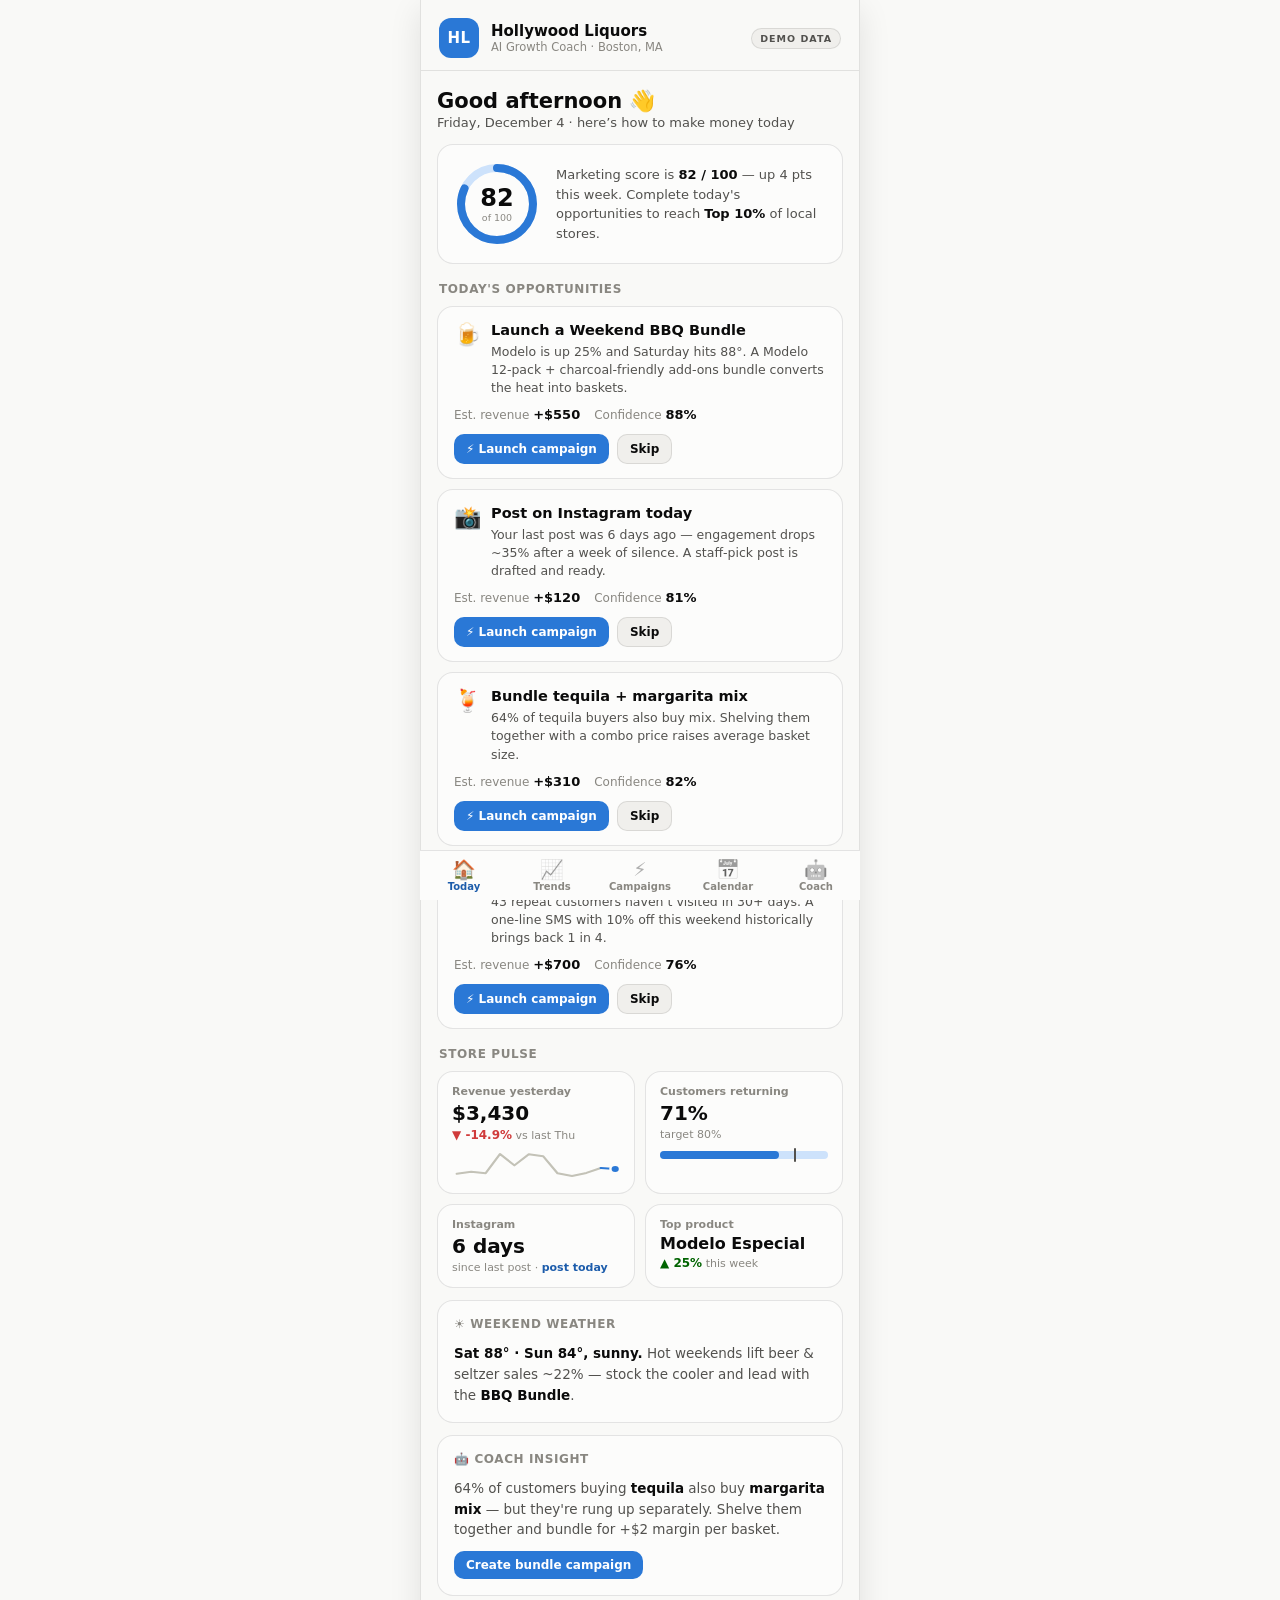
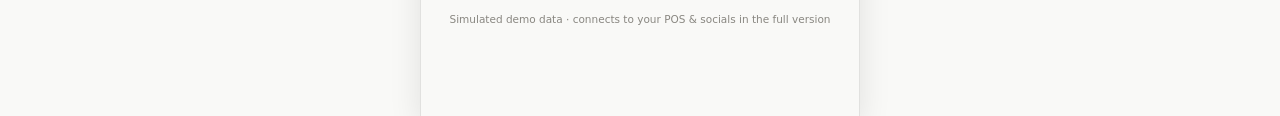
<file: localboost-ai/demos/hollywood-liquors/index.html>
<!DOCTYPE html>
<html lang="en">
<head>
<meta charset="UTF-8"/>
<meta name="viewport" content="width=device-width, initial-scale=1.0, viewport-fit=cover"/>
<meta name="theme-color" content="#0d0d0d"/>
<title>Hollywood Liquors — AI Growth Coach</title>
<style>
/* ── Design tokens (dataviz reference palette; light + dark selected) ────── */
:root{
  --page:#f9f9f7; --surface:#fcfcfb; --surface-2:#f3f2ee;
  --ink:#0b0b0b; --ink-2:#52514e; --muted:#898781;
  --grid:#e1e0d9; --baseline:#c3c2b7; --border:rgba(11,11,11,0.10);
  --accent:#2a78d6; --accent-ink:#1c5cab; --accent-wash:#cde2fb; --accent-track:#cde2fb;
  --pos:#2a78d6; --neg:#e34948;
  --delta-up:#006300; --delta-down:#d03b3b;
  --good:#0ca30c; --warning:#fab219; --critical:#d03b3b;
  --chip:#f0efec; --shadow:0 10px 30px rgba(11,11,11,.10);
}
@media (prefers-color-scheme: dark){
  :root{
    --page:#0d0d0d; --surface:#1a1a19; --surface-2:#222220;
    --ink:#ffffff; --ink-2:#c3c2b7; --muted:#898781;
    --grid:#2c2c2a; --baseline:#383835; --border:rgba(255,255,255,0.10);
    --accent:#3987e5; --accent-ink:#6da7ec; --accent-wash:rgba(57,135,229,.16); --accent-track:#1c3350;
    --pos:#3987e5; --neg:#e66767;
    --delta-up:#0ca30c; --delta-down:#e66767;
    --chip:#262624; --shadow:0 10px 30px rgba(0,0,0,.5);
  }
}
:root[data-theme="light"]{
  --page:#f9f9f7; --surface:#fcfcfb; --surface-2:#f3f2ee;
  --ink:#0b0b0b; --ink-2:#52514e; --muted:#898781;
  --grid:#e1e0d9; --baseline:#c3c2b7; --border:rgba(11,11,11,0.10);
  --accent:#2a78d6; --accent-ink:#1c5cab; --accent-wash:#cde2fb; --accent-track:#cde2fb;
  --pos:#2a78d6; --neg:#e34948;
  --delta-up:#006300; --delta-down:#d03b3b;
  --chip:#f0efec; --shadow:0 10px 30px rgba(11,11,11,.10);
}
:root[data-theme="dark"]{
  --page:#0d0d0d; --surface:#1a1a19; --surface-2:#222220;
  --ink:#ffffff; --ink-2:#c3c2b7; --muted:#898781;
  --grid:#2c2c2a; --baseline:#383835; --border:rgba(255,255,255,0.10);
  --accent:#3987e5; --accent-ink:#6da7ec; --accent-wash:rgba(57,135,229,.16); --accent-track:#1c3350;
  --pos:#3987e5; --neg:#e66767;
  --delta-up:#0ca30c; --delta-down:#e66767;
  --chip:#262624; --shadow:0 10px 30px rgba(0,0,0,.5);
}

*{box-sizing:border-box;margin:0;padding:0}
html,body{background:var(--page);color:var(--ink);
  font-family:system-ui,-apple-system,"Segoe UI",sans-serif;
  -webkit-font-smoothing:antialiased}
button{font:inherit;color:inherit;background:none;border:none;cursor:pointer}

/* ── Phone shell (centers on desktop, full-bleed on mobile) ──────────────── */
#shell{max-width:440px;margin:0 auto;min-height:100dvh;background:var(--page);
  display:flex;flex-direction:column;position:relative}
@media (min-width:520px){
  #shell{border-left:1px solid var(--border);border-right:1px solid var(--border);
    box-shadow:var(--shadow)}
}

/* ── Header ──────────────────────────────────────────────────────────────── */
header{padding:18px 18px 12px;display:flex;align-items:center;gap:12px;
  position:sticky;top:0;background:var(--page);z-index:20;
  border-bottom:1px solid var(--border)}
.logo{width:40px;height:40px;border-radius:12px;background:var(--accent);
  color:#fff;display:flex;align-items:center;justify-content:center;
  font-weight:800;font-size:15px;letter-spacing:.5px;flex-shrink:0}
.store-name{font-size:15px;font-weight:700;line-height:1.2}
.store-sub{font-size:11.5px;color:var(--muted)}
.demo-pill{margin-left:auto;font-size:9.5px;font-weight:700;letter-spacing:1px;
  color:var(--ink-2);background:var(--chip);border:1px solid var(--border);
  padding:4px 8px;border-radius:999px;white-space:nowrap}

/* ── Content / tabs ─────────────────────────────────────────────────────── */
main{flex:1;padding:16px 16px calc(84px + env(safe-area-inset-bottom));overflow-x:hidden}
.tab{display:none;animation:fadeIn .25s ease}
.tab.active{display:block}
@keyframes fadeIn{from{opacity:0;transform:translateY(6px)}to{opacity:1;transform:none}}

nav{position:fixed;bottom:0;left:50%;transform:translateX(-50%);width:100%;max-width:440px;
  background:var(--surface);border-top:1px solid var(--border);display:flex;z-index:30;
  padding-bottom:env(safe-area-inset-bottom)}
nav button{flex:1;padding:9px 2px 8px;display:flex;flex-direction:column;align-items:center;
  gap:2px;font-size:10px;font-weight:600;color:var(--muted)}
nav button .nico{font-size:19px;line-height:1;filter:grayscale(1);opacity:.65}
nav button.active{color:var(--accent-ink)}
nav button.active .nico{filter:none;opacity:1}

/* ── Cards & common bits ────────────────────────────────────────────────── */
.card{background:var(--surface);border:1px solid var(--border);border-radius:16px;
  padding:16px;margin-bottom:12px}
.card-title{font-size:12px;font-weight:700;letter-spacing:.6px;text-transform:uppercase;
  color:var(--muted);margin-bottom:12px;display:flex;align-items:center;gap:8px}
.card-title .spacer{flex:1}
h1.greet{font-size:21px;font-weight:800;margin:2px 0 2px}
.greet-sub{font-size:13px;color:var(--ink-2);margin-bottom:14px}
.sec-label{font-size:12px;font-weight:700;letter-spacing:.6px;text-transform:uppercase;
  color:var(--muted);margin:18px 2px 10px}

.btn{display:inline-flex;align-items:center;justify-content:center;gap:6px;
  background:var(--accent);color:#fff;font-weight:700;font-size:13px;
  padding:10px 16px;border-radius:12px;transition:opacity .15s}
.btn:active{opacity:.8}
.btn.ghost{background:var(--chip);color:var(--ink);border:1px solid var(--border)}
.btn.small{padding:7px 12px;font-size:12px;border-radius:10px}

.chipline{display:flex;gap:8px;flex-wrap:wrap}
.chip{background:var(--chip);border:1px solid var(--border);color:var(--ink-2);
  font-size:12px;font-weight:600;padding:7px 12px;border-radius:999px}
.chip.on{background:var(--accent);border-color:var(--accent);color:#fff}

.delta{font-size:12px;font-weight:700}
.delta.up{color:var(--delta-up)} .delta.down{color:var(--delta-down)}

/* ── Score ring ─────────────────────────────────────────────────────────── */
.score-row{display:flex;align-items:center;gap:16px}
.ring{position:relative;width:86px;height:86px;flex-shrink:0}
.ring svg{transform:rotate(-90deg)}
.ring .num{position:absolute;inset:0;display:flex;flex-direction:column;
  align-items:center;justify-content:center}
.ring .num b{font-size:24px;font-weight:800;line-height:1}
.ring .num span{font-size:9.5px;color:var(--muted);margin-top:2px}
.score-copy{font-size:13px;color:var(--ink-2);line-height:1.5}
.score-copy b{color:var(--ink)}

/* ── Opportunity cards ──────────────────────────────────────────────────── */
.opp{background:var(--surface);border:1px solid var(--border);border-radius:16px;
  padding:14px 16px;margin-bottom:10px}
.opp-head{display:flex;align-items:flex-start;gap:10px}
.opp-emoji{font-size:22px;line-height:1.3}
.opp-title{font-size:14.5px;font-weight:700;line-height:1.3}
.opp-why{font-size:12.5px;color:var(--ink-2);margin-top:3px;line-height:1.45}
.opp-stats{display:flex;gap:14px;margin:10px 0 12px;font-size:12px;color:var(--muted)}
.opp-stats b{color:var(--ink);font-size:13px}
.opp-actions{display:flex;gap:8px}
.opp.done{opacity:.55}
.opp .done-note{font-size:12px;font-weight:700;color:var(--delta-up)}

/* ── Stat tiles ─────────────────────────────────────────────────────────── */
.tiles{display:grid;grid-template-columns:1fr 1fr;gap:10px}
.tile{background:var(--surface);border:1px solid var(--border);border-radius:16px;padding:13px 14px}
.tile .lbl{font-size:11px;font-weight:600;color:var(--muted);margin-bottom:4px}
.tile .val{font-size:20px;font-weight:700;line-height:1.1}
.tile .sub{font-size:11px;color:var(--muted);margin-top:4px}
.tile svg{display:block;margin-top:8px}

/* meter */
.meter{height:8px;border-radius:4px;background:var(--accent-track);
  position:relative;margin-top:10px;overflow:visible}
.meter .fill{position:absolute;left:0;top:0;bottom:0;border-radius:4px;background:var(--accent)}
.meter .tgt{position:absolute;top:-3px;bottom:-3px;width:2px;background:var(--ink-2);border-radius:1px}

/* ── Charts ─────────────────────────────────────────────────────────────── */
.chart-wrap{position:relative}
.chart-wrap svg{display:block;width:100%;height:auto}
.tooltip{position:absolute;pointer-events:none;background:var(--surface);
  border:1px solid var(--border);box-shadow:var(--shadow);border-radius:10px;
  padding:7px 10px;font-size:11.5px;line-height:1.45;display:none;z-index:5;white-space:nowrap}
.tooltip b{font-size:12.5px}
.axis-text{font-size:10px;fill:var(--muted)}
.tick-num{font-variant-numeric:tabular-nums}

.range-row{display:flex;gap:8px;margin-bottom:10px}

details.data-table{margin-top:10px}
details.data-table summary{font-size:11.5px;color:var(--muted);cursor:pointer;user-select:none}
details.data-table table{width:100%;border-collapse:collapse;margin-top:8px;font-size:11.5px}
details.data-table td,details.data-table th{padding:4px 6px;border-bottom:1px solid var(--grid);text-align:left}
details.data-table td:last-child,details.data-table th:last-child{text-align:right;font-variant-numeric:tabular-nums}
details.data-table th{color:var(--muted);font-weight:600}

/* movers */
.mover{display:grid;grid-template-columns:96px 1fr 52px;align-items:center;gap:10px;margin-bottom:10px}
.mover .m-name{font-size:12.5px;font-weight:600;color:var(--ink-2);white-space:nowrap;overflow:hidden;text-overflow:ellipsis}
.mover .m-val{font-size:12px;font-weight:700;text-align:right;font-variant-numeric:tabular-nums}
.mover .m-bar{height:34px}

/* product list */
.prow{display:flex;align-items:center;gap:11px;padding:9px 0;border-bottom:1px solid var(--grid)}
.prow:last-child{border-bottom:none}
.prow .pemoji{font-size:19px}
.prow .pname{font-size:13.5px;font-weight:600}
.prow .psub{font-size:11px;color:var(--muted)}
.prow .pright{margin-left:auto;text-align:right}

/* ── Campaigns ──────────────────────────────────────────────────────────── */
.gen-out{margin-top:14px;display:none}
.gen-out.show{display:block}
.asset{background:var(--surface-2);border:1px solid var(--border);border-radius:12px;
  padding:12px;margin-bottom:10px;opacity:0;transform:translateY(6px);
  transition:opacity .4s ease,transform .4s ease}
.asset.in{opacity:1;transform:none}
.asset-head{display:flex;align-items:center;gap:8px;margin-bottom:7px}
.asset-head .a-t{font-size:11px;font-weight:700;letter-spacing:.5px;text-transform:uppercase;color:var(--muted)}
.asset-head .copy{margin-left:auto;font-size:11px;font-weight:700;color:var(--accent-ink);
  padding:3px 8px;border-radius:8px;background:var(--chip)}
.asset-body{font-size:13px;line-height:1.55;white-space:pre-wrap;color:var(--ink)}
.asset-meta{font-size:11px;color:var(--muted);margin-top:6px}
.gen-spin{display:none;align-items:center;gap:10px;font-size:13px;color:var(--ink-2);margin-top:14px}
.gen-spin.show{display:flex}
.dotanim{display:inline-flex;gap:3px}
.dotanim i{width:6px;height:6px;border-radius:50%;background:var(--accent);animation:bnc 1s infinite}
.dotanim i:nth-child(2){animation-delay:.15s}.dotanim i:nth-child(3){animation-delay:.3s}
@keyframes bnc{0%,80%,100%{opacity:.25;transform:scale(.8)}40%{opacity:1;transform:scale(1)}}
.lift-line{background:var(--accent-wash);border-radius:12px;padding:11px 13px;
  font-size:12.5px;line-height:1.5;margin-bottom:10px;color:var(--ink)}

/* ── Calendar ───────────────────────────────────────────────────────────── */
.evt{display:flex;align-items:center;gap:12px;padding:12px 2px;border-bottom:1px solid var(--grid)}
.evt:last-child{border-bottom:none}
.evt .e-emoji{font-size:22px;width:30px;text-align:center}
.evt .e-name{font-size:13.5px;font-weight:700}
.evt .e-date{font-size:11.5px;color:var(--muted)}
.evt .e-right{margin-left:auto;text-align:right}
.evt .e-days{font-size:12px;font-weight:800;color:var(--accent-ink)}
.evt .e-prep{font-size:11px;font-weight:700;color:var(--accent-ink);margin-top:2px;white-space:nowrap}
.evt .e-name{padding-right:6px}

/* ── Coach chat ─────────────────────────────────────────────────────────── */
#chat-log{display:flex;flex-direction:column;gap:10px;margin-bottom:12px}
.msg{max-width:86%;padding:10px 13px;border-radius:16px;font-size:13.5px;line-height:1.5;white-space:pre-wrap}
.msg.user{align-self:flex-end;background:var(--accent);color:#fff;border-bottom-right-radius:5px}
.msg.bot{align-self:flex-start;background:var(--surface);border:1px solid var(--border);border-bottom-left-radius:5px}
.msg.bot b{font-weight:700}
.chat-input-row{display:flex;gap:8px;position:sticky;bottom:calc(84px + env(safe-area-inset-bottom));
  background:var(--page);padding:10px 0;box-shadow:0 -8px 12px -6px var(--page)}
.chat-input-row input{flex:1;background:var(--surface);border:1px solid var(--border);
  border-radius:12px;padding:11px 13px;font:inherit;font-size:13.5px;color:var(--ink);outline:none}
.chat-input-row input::placeholder{color:var(--muted)}
.footnote{text-align:center;font-size:10.5px;color:var(--muted);margin:16px 0 4px;line-height:1.5}
</style>
</head>
<body>
<div id="shell">

  <header>
    <div class="logo">HL</div>
    <div>
      <div class="store-name">Hollywood Liquors</div>
      <div class="store-sub">AI Growth Coach · Boston, MA</div>
    </div>
    <div class="demo-pill">DEMO DATA</div>
  </header>

  <main>

    <!-- ═════════ TODAY ═════════ -->
    <section class="tab active" id="tab-today">
      <h1 class="greet" id="greet">Good morning 👋</h1>
      <div class="greet-sub" id="greet-date"></div>

      <div class="card">
        <div class="score-row">
          <div class="ring" id="score-ring"></div>
          <div class="score-copy">
            Marketing score is <b>82 / 100</b> — up 4 pts this week.
            Complete today's opportunities to reach <b>Top 10%</b> of local stores.
          </div>
        </div>
      </div>

      <div class="sec-label">Today's opportunities</div>
      <div id="opps"></div>

      <div class="sec-label">Store pulse</div>
      <div class="tiles">
        <div class="tile">
          <div class="lbl">Revenue yesterday</div>
          <div class="val" id="rev-val">—</div>
          <div class="sub"><span class="delta up" id="rev-delta"></span> vs last Thu</div>
          <svg id="rev-spark" width="100%" height="30" viewBox="0 0 140 30" preserveAspectRatio="none"></svg>
        </div>
        <div class="tile">
          <div class="lbl">Customers returning</div>
          <div class="val">71%</div>
          <div class="sub">target 80%</div>
          <div class="meter"><div class="fill" style="width:71%"></div><div class="tgt" style="left:80%"></div></div>
        </div>
        <div class="tile">
          <div class="lbl">Instagram</div>
          <div class="val">6 days</div>
          <div class="sub">since last post · <b style="color:var(--accent-ink)">post today</b></div>
        </div>
        <div class="tile">
          <div class="lbl">Top product</div>
          <div class="val" style="font-size:16px">Modelo Especial</div>
          <div class="sub"><span class="delta up">▲ 25%</span> this week</div>
        </div>
      </div>

      <div class="card" style="margin-top:12px">
        <div class="card-title">☀️ Weekend weather</div>
        <div style="font-size:13.5px;line-height:1.55;color:var(--ink-2)">
          <b style="color:var(--ink)">Sat 88° · Sun 84°, sunny.</b>
          Hot weekends lift beer &amp; seltzer sales ~22% — stock the cooler and lead
          with the <b style="color:var(--ink)">BBQ Bundle</b>.
        </div>
      </div>

      <div class="card">
        <div class="card-title">🤖 Coach insight</div>
        <div style="font-size:13.5px;line-height:1.55;color:var(--ink-2)">
          64% of customers buying <b style="color:var(--ink)">tequila</b> also buy
          <b style="color:var(--ink)">margarita mix</b> — but they're rung up separately.
          Shelve them together and bundle for +$2 margin per basket.
        </div>
        <div style="margin-top:11px"><button class="btn small" data-launch="margarita">Create bundle campaign</button></div>
      </div>
    </section>

    <!-- ═════════ TRENDS ═════════ -->
    <section class="tab" id="tab-trends">
      <div class="card">
        <div class="card-title">Revenue trend <span class="spacer"></span></div>
        <div class="range-row">
          <button class="chip on" data-range="7">7D</button>
          <button class="chip" data-range="14">14D</button>
          <button class="chip" data-range="30">30D</button>
        </div>
        <div class="chart-wrap" id="trend-wrap">
          <svg id="trend-svg" viewBox="0 0 380 190"></svg>
          <div class="tooltip" id="trend-tip"></div>
        </div>
        <details class="data-table" id="trend-table-wrap">
          <summary>View data</summary>
          <table id="trend-table"></table>
        </details>
      </div>

      <div class="card">
        <div class="card-title">Category movers · this week</div>
        <div id="movers"></div>
      </div>

      <div class="card">
        <div class="card-title">Top sellers · this week</div>
        <div id="top-products"></div>
      </div>
    </section>

    <!-- ═════════ CAMPAIGNS ═════════ -->
    <section class="tab" id="tab-campaigns">
      <div class="card">
        <div class="card-title">⚡ One-tap campaign builder</div>
        <div style="font-size:13px;color:var(--ink-2);line-height:1.5;margin-bottom:12px">
          Pick a promotion — the coach writes the Instagram post, Facebook post,
          SMS and email, all on-theme, in seconds.
        </div>
        <div class="chipline" id="promo-chips"></div>
        <div style="margin-top:14px">
          <button class="btn" id="gen-btn">✨ Generate campaign</button>
        </div>
        <div class="gen-spin" id="gen-spin">
          <span class="dotanim"><i></i><i></i><i></i></span>
          <span id="gen-spin-txt">Writing your campaign…</span>
        </div>
        <div class="gen-out" id="gen-out"></div>
      </div>
    </section>

    <!-- ═════════ CALENDAR ═════════ -->
    <section class="tab" id="tab-calendar">
      <div class="card">
        <div class="card-title">📅 Marketing calendar</div>
        <div style="font-size:13px;color:var(--ink-2);line-height:1.5;margin-bottom:6px">
          Every revenue moment for the next few months — tap one and the campaign
          is drafted before you finish your coffee.
        </div>
        <div id="events"></div>
      </div>
    </section>

    <!-- ═════════ COACH ═════════ -->
    <section class="tab" id="tab-coach">
      <div id="chat-log"></div>
      <div class="chipline" id="chat-chips" style="margin-bottom:12px"></div>
      <div class="chat-input-row">
        <input id="chat-input" placeholder="Ask your coach anything…" autocomplete="off"/>
        <button class="btn" id="chat-send">Send</button>
      </div>
    </section>

    <div class="footnote">Simulated demo data · connects to your POS &amp; socials in the full version</div>
  </main>

  <nav>
    <button class="active" data-tab="today"><span class="nico">🏠</span>Today</button>
    <button data-tab="trends"><span class="nico">📈</span>Trends</button>
    <button data-tab="campaigns"><span class="nico">⚡</span>Campaigns</button>
    <button data-tab="calendar"><span class="nico">📅</span>Calendar</button>
    <button data-tab="coach"><span class="nico">🤖</span>Coach</button>
  </nav>
</div>

<script>
'use strict';
/* ═══════════════════════════════════════════════════════════════════════
   Hollywood Liquors — AI Growth Coach (standalone demo)
   All data is simulated deterministically from the calendar date, so the
   dashboard always looks live and consistent between visits.
   ═══════════════════════════════════════════════════════════════════════ */

const $  = s => document.querySelector(s);
const $$ = s => [...document.querySelectorAll(s)];
const css = name => getComputedStyle(document.documentElement).getPropertyValue(name).trim();
const fmt$ = n => '$' + Math.round(n).toLocaleString('en-US');

/* ── Simulated revenue engine ────────────────────────────────────────────
   Deterministic per-day pseudo-random + weekday seasonality + holiday boosts */
function daySeed(d){ return d.getFullYear()*10000 + (d.getMonth()+1)*100 + d.getDate(); }
function prand(seed){ let x = Math.sin(seed*127.1)*43758.5453; return x - Math.floor(x); }
const WK = [0.72, 0.62, 0.70, 0.80, 0.95, 1.35, 1.50]; // Sun..Sat
function holidayBoost(d){
  const m = d.getMonth()+1, day = d.getDate();
  const key = m + '/' + day;
  const map = {'7/3':1.55,'7/4':1.8,'12/24':1.7,'12/31':2.0,'3/17':1.6,'5/5':1.4};
  if (map[key]) return map[key];
  // Thanksgiving Eve = biggest bar/liquor night of the year
  const te = new Date(thanksgiving(d.getFullYear())); te.setDate(te.getDate()-1);
  if (d.getMonth()===te.getMonth() && d.getDate()===te.getDate()) return 1.9;
  return 1;
}
function revenueFor(d){
  const base = 4200;
  const season = WK[d.getDay()];
  const noise = 0.85 + prand(daySeed(d))*0.3;
  return Math.round(base * season * noise * holidayBoost(d) / 10) * 10;
}
function daysBack(n){
  const out = [];
  for (let i=n; i>=1; i--){ // ends yesterday (today isn't closed out yet)
    const d = new Date(); d.setHours(0,0,0,0); d.setDate(d.getDate()-i);
    out.push({date:d, rev:revenueFor(d)});
  }
  return out;
}

/* ── Header greeting ────────────────────────────────────────────────────── */
const now = new Date();
const hr = now.getHours();
$('#greet').textContent = (hr<12?'Good morning':hr<17?'Good afternoon':'Good evening') + ' 👋';
$('#greet-date').textContent = now.toLocaleDateString('en-US',
  {weekday:'long', month:'long', day:'numeric'}) + ' · here’s how to make money today';

/* ── Marketing score ring ───────────────────────────────────────────────── */
(function ring(){
  const score = 82, R = 36, C = 2*Math.PI*R;
  $('#score-ring').innerHTML =
    `<svg width="86" height="86" viewBox="0 0 86 86">
       <circle cx="43" cy="43" r="${R}" fill="none" stroke="var(--accent-track)" stroke-width="8"/>
       <circle cx="43" cy="43" r="${R}" fill="none" stroke="var(--accent)" stroke-width="8"
         stroke-linecap="round" stroke-dasharray="${C*score/100} ${C}"/>
     </svg>
     <div class="num"><b>82</b><span>of 100</span></div>`;
})();

/* ── Yesterday revenue tile + sparkline ─────────────────────────────────── */
(function revTile(){
  const hist = daysBack(12);
  const y = hist[hist.length-1];
  const lastWeek = hist[hist.length-8];
  const pct = ((y.rev - lastWeek.rev) / lastWeek.rev * 100);
  $('#rev-val').textContent = fmt$(y.rev);
  const de = $('#rev-delta');
  de.textContent = (pct>=0?'▲ +':'▼ ') + pct.toFixed(1) + '%';
  de.className = 'delta ' + (pct>=0?'up':'down');

  // 12-pt sparkline: history in recessive gray, final segment + dot in accent
  const svg = $('#rev-spark');
  const vals = hist.map(h=>h.rev);
  const min = Math.min(...vals), max = Math.max(...vals);
  const X = i => 4 + i*(132/(vals.length-1));
  const Y = v => 26 - (max===min?0.5:(v-min)/(max-min)) * 22;
  const pts = vals.map((v,i)=>`${X(i)},${Y(v)}`);
  svg.innerHTML =
    `<polyline points="${pts.slice(0,-1).join(' ')}" fill="none" stroke="var(--baseline)"
       stroke-width="2" stroke-linecap="round" stroke-linejoin="round"/>
     <polyline points="${pts.slice(-2).join(' ')}" fill="none" stroke="var(--accent)"
       stroke-width="2" stroke-linecap="round"/>
     <circle cx="${X(vals.length-1)}" cy="${Y(vals[vals.length-1])}" r="4"
       fill="var(--accent)" stroke="var(--surface)" stroke-width="2"/>`;
})();

/* ── Today's opportunities ──────────────────────────────────────────────── */
const OPPS = [
  { emoji:'🍺', key:'bbq', title:'Launch a Weekend BBQ Bundle',
    why:'Modelo is up 25% and Saturday hits 88°. A Modelo 12-pack + charcoal-friendly add-ons bundle converts the heat into baskets.',
    rev:'+$550', conf:'88%' },
  { emoji:'📸', key:'insta', title:'Post on Instagram today',
    why:'Your last post was 6 days ago — engagement drops ~35% after a week of silence. A staff-pick post is drafted and ready.',
    rev:'+$120', conf:'81%' },
  { emoji:'🍹', key:'margarita', title:'Bundle tequila + margarita mix',
    why:'64% of tequila buyers also buy mix. Shelving them together with a combo price raises average basket size.',
    rev:'+$310', conf:'82%' },
  { emoji:'📩', key:'winback', title:'Win back 43 lapsed regulars',
    why:'43 repeat customers haven’t visited in 30+ days. A one-line SMS with 10% off this weekend historically brings back 1 in 4.',
    rev:'+$700', conf:'76%' },
];
(function renderOpps(){
  $('#opps').innerHTML = OPPS.map((o,i)=>`
    <div class="opp" data-i="${i}">
      <div class="opp-head">
        <div class="opp-emoji">${o.emoji}</div>
        <div>
          <div class="opp-title">${o.title}</div>
          <div class="opp-why">${o.why}</div>
        </div>
      </div>
      <div class="opp-stats">
        <span>Est. revenue <b>${o.rev}</b></span>
        <span>Confidence <b>${o.conf}</b></span>
      </div>
      <div class="opp-actions">
        <button class="btn small" data-launch="${o.key}">⚡ Launch campaign</button>
        <button class="btn small ghost" data-skip="${i}">Skip</button>
      </div>
    </div>`).join('');
})();

/* ── Trend chart ────────────────────────────────────────────────────────── */
let trendRange = 7;
function niceMax(v){ const p = Math.pow(10, Math.floor(Math.log10(v)))/2; return Math.ceil(v/p)*p; }
function drawTrend(){
  const data = daysBack(trendRange);
  const svgEl = $('#trend-svg');
  const W=380, H=190, L=42, R=14, T=14, B=26;
  const pw = W-L-R, ph = H-T-B;
  const vals = data.map(d=>d.rev);
  const maxV = niceMax(Math.max(...vals));
  const X = i => L + i*(pw/(vals.length-1));
  const Y = v => T + ph - (v/maxV)*ph;
  const kfmt = v => v>=1000 ? '$'+(v/1000).toFixed(v%1000?1:0)+'K' : '$'+v;

  // gridlines + ticks at 0 / ½ / max
  let g = '';
  [0, maxV/2, maxV].forEach(v=>{
    g += `<line x1="${L}" y1="${Y(v)}" x2="${W-R}" y2="${Y(v)}" stroke="var(--grid)" stroke-width="1"/>
          <text x="${L-6}" y="${Y(v)+3.5}" text-anchor="end" class="axis-text tick-num">${kfmt(v)}</text>`;
  });
  // x labels: first, middle, last
  const lbl = d => d.toLocaleDateString('en-US',{month:'short',day:'numeric'});
  [[0,'start'],[Math.floor((vals.length-1)/2),'middle'],[vals.length-1,'end']].forEach(([i,a])=>{
    g += `<text x="${X(i)}" y="${H-8}" text-anchor="${a}" class="axis-text">${lbl(data[i].date)}</text>`;
  });

  const linePts = vals.map((v,i)=>`${X(i)},${Y(v)}`).join(' ');
  const areaPts = `${L},${Y(0)} ${linePts} ${X(vals.length-1)},${Y(0)}`;
  const endI = vals.length-1;

  svgEl.innerHTML = g +
    `<line x1="${L}" y1="${Y(0)}" x2="${W-R}" y2="${Y(0)}" stroke="var(--baseline)" stroke-width="1"/>
     <polygon points="${areaPts}" fill="var(--accent)" opacity="0.1"/>
     <polyline points="${linePts}" fill="none" stroke="var(--accent)" stroke-width="2"
       stroke-linecap="round" stroke-linejoin="round"/>
     <line id="xhair" x1="0" y1="${T}" x2="0" y2="${T+ph}" stroke="var(--baseline)"
       stroke-width="1" style="display:none"/>
     <circle id="hovdot" r="4" fill="var(--accent)" stroke="var(--surface)" stroke-width="2" style="display:none"/>
     <circle cx="${X(endI)}" cy="${Y(vals[endI])}" r="4" fill="var(--accent)"
       stroke="var(--surface)" stroke-width="2"/>
     <text x="${X(endI)}" y="${Y(vals[endI])-9}" text-anchor="end" class="axis-text"
       style="font-weight:700;fill:var(--ink)">${kfmt(vals[endI])}</text>`;

  // hover layer: crosshair + tooltip
  const tip = $('#trend-tip'), wrap = $('#trend-wrap');
  function onMove(ev){
    const r = svgEl.getBoundingClientRect();
    const cx = (ev.touches?ev.touches[0].clientX:ev.clientX) - r.left;
    const sx = cx * (W/r.width);
    const i = Math.max(0, Math.min(vals.length-1, Math.round((sx-L)/(pw/(vals.length-1)))));
    const xh = svgEl.querySelector('#xhair'), hd = svgEl.querySelector('#hovdot');
    xh.style.display='block'; xh.setAttribute('x1',X(i)); xh.setAttribute('x2',X(i));
    hd.style.display='block'; hd.setAttribute('cx',X(i)); hd.setAttribute('cy',Y(vals[i]));
    tip.style.display='block';
    tip.innerHTML = `<b>${fmt$(vals[i])}</b><br><span style="color:var(--muted)">${
      data[i].date.toLocaleDateString('en-US',{weekday:'short',month:'short',day:'numeric'})}</span>`;
    const px = X(i)*(r.width/W);
    tip.style.left = Math.max(4, Math.min(r.width-110, px+10)) + 'px';
    tip.style.top = (Y(vals[i])*(r.height/H) - 46) + 'px';
  }
  function onLeave(){
    tip.style.display='none';
    svgEl.querySelector('#xhair').style.display='none';
    svgEl.querySelector('#hovdot').style.display='none';
  }
  wrap.onpointermove = onMove; wrap.onpointerleave = onLeave;

  // table view
  $('#trend-table').innerHTML = '<tr><th>Date</th><th>Revenue</th></tr>' +
    data.map(d=>`<tr><td>${d.date.toLocaleDateString('en-US',{weekday:'short',month:'short',day:'numeric'})}</td><td>${fmt$(d.rev)}</td></tr>`).join('');
}
$$('.range-row .chip').forEach(b=>b.addEventListener('click',()=>{
  $$('.range-row .chip').forEach(x=>x.classList.remove('on'));
  b.classList.add('on'); trendRange = +b.dataset.range; drawTrend();
}));

/* ── Category movers (diverging signed bars) ────────────────────────────── */
const MOVERS = [
  {name:'Mexican beer', v: 25}, {name:'Vodka', v: 18}, {name:'Seltzers', v: 12},
  {name:'Tequila', v: 9}, {name:'Whiskey', v: 4}, {name:'Cordials', v: -3}, {name:'Wine', v: -9},
];
(function drawMovers(){
  const maxAbs = Math.max(...MOVERS.map(m=>Math.abs(m.v)));
  $('#movers').innerHTML = MOVERS.map(m=>{
    const pct = Math.abs(m.v)/maxAbs;           // bar length share
    const pos = m.v >= 0;
    const half = 50;                            // % position of the zero baseline
    const w = pct*46;                           // max 46% each side
    const barCss = pos
      ? `left:${half}%;width:${w}%;background:var(--pos);border-radius:0 4px 4px 0`
      : `right:${100-half}%;width:${w}%;background:var(--neg);border-radius:4px 0 0 4px`;
    return `<div class="mover">
      <div class="m-name">${m.name}</div>
      <div class="m-bar" style="position:relative">
        <div style="position:absolute;left:${half}%;top:0;bottom:0;width:1px;background:var(--baseline)"></div>
        <div style="position:absolute;top:11px;height:12px;${barCss}"></div>
      </div>
      <div class="m-val ${pos?'delta up':'delta down'}">${pos?'+':''}${m.v}%</div>
    </div>`;
  }).join('');
})();

/* ── Top products ───────────────────────────────────────────────────────── */
const PRODUCTS = [
  {e:'🍺', n:'Modelo Especial 12pk', s:'142 units', d:'+25%', up:true},
  {e:'🥃', n:"Tito's Handmade Vodka 750ml", s:'96 units', d:'+18%', up:true},
  {e:'🍹', n:'High Noon Variety 8pk', s:'74 units', d:'+12%', up:true},
  {e:'🥃', n:'Casamigos Blanco 750ml', s:'41 units', d:'+9%', up:true},
  {e:'🍷', n:'Josh Cabernet 750ml', s:'38 units', d:'−9%', up:false},
];
$('#top-products').innerHTML = PRODUCTS.map(p=>`
  <div class="prow">
    <div class="pemoji">${p.e}</div>
    <div><div class="pname">${p.n}</div><div class="psub">${p.s} this week</div></div>
    <div class="pright"><span class="delta ${p.up?'up':'down'}">${p.up?'▲ ':'▼ '}${p.d.replace('−','')}</span></div>
  </div>`).join('');

/* ── Campaign generator ─────────────────────────────────────────────────── */
const PROMOS = {
  bbq: {
    label:'🍺 Weekend BBQ Bundle',
    lift:'Estimated lift: <b>+$550 this weekend</b> · confidence 88% · based on Modelo +25% and an 88° Saturday.',
    ig:{t:'Instagram post', body:'☀️🔥 It’s a BBQ weekend, Boston.\n\nThe Hollywood BBQ Bundle: Modelo 12-pack + High Noon 4-pack + a bag of ice for $29.99 (save $7).\n\nGrab it chilled and go — pickup & local delivery til 10pm. 🍺🌭\n\n#BostonEats #BBQSeason #HydePark #BeerRun', meta:'Best time to post: today 4:30 PM · add a photo of the stacked bundle by the cooler'},
    fb:{t:'Facebook post', body:'Hot one this weekend, neighbors ☀️ We built you a BBQ Bundle: Modelo 12-pack + High Noon 4-pack + free bag of ice — $29.99 all-in (save $7). In-store, pickup, or delivered cold to your door. Offer runs Fri–Sun.', meta:'Pin to top of page · boost $15 within 3 miles'},
    sms:{t:'SMS blast', body:'Hollywood Liquors: BBQ weekend ☀️ Modelo 12pk + High Noon 4pk + free ice = $29.99 (save $7). Fri–Sun only. Order: hollywoodliquorsboston.com Reply STOP to opt out', meta:'156/160 characters · send to 412 opted-in customers, Fri 3 PM'},
    em:{t:'Email newsletter', body:'Subject: Your BBQ weekend, sorted 🍺☀️\n\nHi {first name},\n\n88° on Saturday — we’re ready. This weekend only, the Hollywood BBQ Bundle:\n\n• Modelo Especial 12-pack\n• High Noon variety 4-pack\n• FREE bag of ice\n\n$29.99 all-in (you save $7). Order online for pickup or cold delivery, or swing by — we’re stocked.\n\n— The Hollywood Liquors crew', meta:'Send Friday 11 AM · segment: purchased beer in last 60 days'},
  },
  redsox: {
    label:'⚾ Red Sox Tailgate Pack',
    lift:'Estimated lift: <b>+$430 per homestand</b> · confidence 84% · game-day beer sales run +31% within 2 miles of transit lines.',
    ig:{t:'Instagram post', body:'⚾ Sox are home — is your fridge ready?\n\nThe Tailgate Pack: Sam Adams 12-pack + Fenway Frank-approved seltzers + chips, $34.99.\n\nOrder by first pitch, we’ll have it cold. 🧊\n\n#RedSox #Fenway #GameDay #BostonBeer', meta:'Post 10 AM on game day · tag location'},
    fb:{t:'Facebook post', body:'Homestand this week! ⚾ Grab the Tailgate Pack — Sam Adams 12-pack + seltzer 4-pack + snacks for $34.99. Pickup or local delivery before first pitch. Go Sox!', meta:'Boost $10 on game days only'},
    sms:{t:'SMS blast', body:'Hollywood Liquors: Sox are home ⚾ Tailgate Pack = Sam Adams 12pk + seltzers + snacks, $34.99. Cold & ready by first pitch. Reply STOP to opt out', meta:'139/160 characters · send morning of each home game'},
    em:{t:'Email newsletter', body:'Subject: Sox homestand = Tailgate Pack time ⚾\n\nHi {first name},\n\nThe Sox are back at Fenway this week. We put together the Tailgate Pack:\n\n• Sam Adams Boston Lager 12-pack\n• Seltzer 4-pack\n• Game-day snacks\n\n$34.99 — order online and it’s cold by first pitch.\n\n— Hollywood Liquors', meta:'Send day before first home game'},
  },
  margarita: {
    label:'🍹 Margarita Night Kit',
    lift:'Estimated lift: <b>+$310 / week</b> · confidence 82% · 64% of tequila buyers also purchase mix.',
    ig:{t:'Instagram post', body:'🍹 Margarita night, minus the guesswork.\n\nCasamigos Blanco + premium margarita mix + limes = the Margarita Kit, $42.99 (save $6).\n\nShake, serve, repeat. Pickup & delivery daily.\n\n#MargaritaNight #Tequila #BostonDrinks', meta:'Best time: Thursday 6 PM — margarita searches peak Thu–Fri'},
    fb:{t:'Facebook post', body:'New: the Margarita Night Kit 🍹 Casamigos Blanco + premium mix + fresh limes, bundled at $42.99 (save $6). Everything you need, one grab. In-store or delivered.', meta:'Pair with a 15-sec pour video for 3× reach'},
    sms:{t:'SMS blast', body:'Hollywood Liquors: Margarita Night Kit 🍹 Casamigos + mix + limes = $42.99 (save $6). This week only. hollywoodliquorsboston.com Reply STOP to opt out', meta:'148/160 characters · send Thu 5 PM'},
    em:{t:'Email newsletter', body:'Subject: Margarita night just got easier 🍹\n\nHi {first name},\n\nWe noticed something: everyone buying tequila comes back for mix. So we bundled it.\n\nThe Margarita Night Kit — Casamigos Blanco, premium margarita mix, and fresh limes for $42.99 (save $6).\n\nOne kit, zero extra trips.\n\n— Hollywood Liquors', meta:'Segment: tequila purchasers, last 90 days'},
  },
  insta: {
    label:'📸 Staff Pick Spotlight',
    lift:'Estimated lift: <b>+$120 today</b> · confidence 81% · stores posting 3×/week see ~2× repeat visits.',
    ig:{t:'Instagram post', body:'🥃 STAFF PICK: Angel’s Envy Bourbon\n\n"Port-barrel finish — smooth enough for a Tuesday, special enough for Father’s Day." — Mike, 11 years behind this counter\n\n$54.99 this week. Come argue with him about it.\n\n#Bourbon #StaffPick #BostonWhiskey', meta:'Post today 4:30 PM · photo: Mike holding the bottle'},
    fb:{t:'Facebook post', body:'Mike’s pick of the week: Angel’s Envy Bourbon, $54.99. Port-barrel finished, dangerously smooth. Ask him why he’s right — he’s here til close.', meta:'Personality posts get 4× the comments of price posts'},
    sms:{t:'SMS blast', body:'Hollywood Liquors staff pick 🥃 Angel’s Envy Bourbon $54.99 this week (reg $62). While it lasts. Reply STOP to opt out', meta:'118/160 characters · optional — save SMS for bigger offers'},
    em:{t:'Email newsletter', body:'Subject: Mike’s pick this week (he’s not wrong) 🥃\n\nHi {first name},\n\nEvery week our crew picks one bottle worth your attention. This week Mike chose Angel’s Envy Bourbon — port-barrel finished, $54.99 (reg $62).\n\n"Smooth enough for a Tuesday, special enough for a gift."\n\nIn-store, pickup, or delivery.\n\n— Hollywood Liquors', meta:'Send Wednesday · staff-pick emails average 31% open rate'},
  },
  winback: {
    label:'📩 We-Miss-You Offer',
    lift:'Estimated lift: <b>+$700 this weekend</b> · confidence 76% · 43 lapsed regulars, ~25% historical return rate.',
    ig:{t:'Instagram post', body:'👋 Been a minute? This weekend, show this post for 10% off your basket.\n\nNew arrivals, cold cooler, same crew.\n\n#HydePark #Boston #ShopLocal', meta:'Story + feed · low effort, keeps the offer public-friendly'},
    fb:{t:'Facebook post', body:'To our regulars we haven’t seen in a while — we noticed 👀 Mention this post for 10% off through Sunday. Come see what’s new in the cooler.', meta:'Organic only — the SMS does the heavy lifting'},
    sms:{t:'SMS blast', body:'Hollywood Liquors: we miss you! 10% off your whole basket thru Sun — just show this text. New arrivals in the cooler 🧊 Reply STOP to opt out', meta:'143/160 characters · send ONLY to the 43 lapsed customers'},
    em:{t:'Email newsletter', body:'Subject: 10% off — because it’s been a while 👋\n\nHi {first name},\n\nWe haven’t seen you in about a month, and that feels wrong.\n\nThrough Sunday: 10% off your entire basket, in-store or online. Show this email at the counter or use code COMEBACK10 at checkout.\n\nSee you this weekend?\n\n— Hollywood Liquors', meta:'Segment: no purchase in 30+ days · send Fri 10 AM'},
  },
  july4:   { alias:'bbq' },
  laborday:{ alias:'bbq' },
  stpats:  { alias:'redsox' },
};
let activePromo = 'bbq';
(function promoChips(){
  const keys = Object.keys(PROMOS).filter(k=>!PROMOS[k].alias);
  $('#promo-chips').innerHTML = keys.map(k=>
    `<button class="chip ${k===activePromo?'on':''}" data-promo="${k}">${PROMOS[k].label}</button>`).join('');
  $$('#promo-chips .chip').forEach(b=>b.addEventListener('click',()=>{
    $$('#promo-chips .chip').forEach(x=>x.classList.remove('on'));
    b.classList.add('on'); activePromo = b.dataset.promo;
    $('#gen-out').classList.remove('show');
  }));
})();
function generateCampaign(){
  const p = PROMOS[PROMOS[activePromo].alias || activePromo];
  const out = $('#gen-out'), spin = $('#gen-spin');
  out.classList.remove('show'); out.innerHTML = '';
  spin.classList.add('show');
  const steps = ['Reading this week’s sales…','Checking the weekend weather…','Writing your campaign…'];
  let si = 0; $('#gen-spin-txt').textContent = steps[0];
  const iv = setInterval(()=>{ si++; if (si<steps.length) $('#gen-spin-txt').textContent = steps[si]; }, 550);
  setTimeout(()=>{
    clearInterval(iv); spin.classList.remove('show');
    const assets = [p.ig, p.fb, p.sms, p.em];
    out.innerHTML = `<div class="lift-line">💰 ${p.lift}</div>` + assets.map(a=>`
      <div class="asset">
        <div class="asset-head"><span class="a-t">${a.t}</span>
          <button class="copy" data-copy>Copy</button></div>
        <div class="asset-body">${a.body.replace(/&/g,'&amp;').replace(/</g,'&lt;')}</div>
        <div class="asset-meta">💡 ${a.meta}</div>
      </div>`).join('') +
      `<button class="btn" style="width:100%">🚀 Schedule all four (full version)</button>`;
    out.classList.add('show');
    $$('#gen-out .asset').forEach((el,i)=>setTimeout(()=>el.classList.add('in'), 80+i*160));
    $$('#gen-out [data-copy]').forEach(b=>b.addEventListener('click',()=>{
      const txt = b.closest('.asset').querySelector('.asset-body').textContent;
      (navigator.clipboard?navigator.clipboard.writeText(txt):Promise.reject()).then(
        ()=>{ b.textContent='Copied ✓'; setTimeout(()=>b.textContent='Copy',1500); },
        ()=>{ b.textContent='Select & copy'; });
    }));
  }, 1800);
}
$('#gen-btn').addEventListener('click', generateCampaign);

/* ── Marketing calendar ─────────────────────────────────────────────────── */
function nthWeekday(year, month, weekday, n){ // month 0-11, weekday 0-6
  const d = new Date(year, month, 1);
  let count = 0;
  while (true){ if (d.getDay()===weekday && ++count===n) return new Date(d); d.setDate(d.getDate()+1); }
}
function lastWeekday(year, month, weekday){
  const d = new Date(year, month+1, 0);
  while (d.getDay()!==weekday) d.setDate(d.getDate()-1);
  return d;
}
function thanksgiving(year){ return nthWeekday(year, 10, 4, 4); }
function eventsFor(year){
  const tg = thanksgiving(year);
  const tgEve = new Date(tg); tgEve.setDate(tg.getDate()-1);
  return [
    {e:'🏈', n:'Super Bowl Sunday',    d:nthWeekday(year,1,0,2), promo:'bbq'},
    {e:'☘️', n:'St. Patrick’s Day', d:new Date(year,2,17), promo:'stpats'},
    {e:'⚾', n:'Red Sox Opening Day',  d:new Date(year,3,2),  promo:'redsox'},
    {e:'🌮', n:'Cinco de Mayo',        d:new Date(year,4,5),  promo:'margarita'},
    {e:'🎖️', n:'Memorial Day',        d:lastWeekday(year,4,1), promo:'bbq'},
    {e:'🎆', n:'Fourth of July',       d:new Date(year,6,4),  promo:'july4'},
    {e:'🛠️', n:'Labor Day',           d:nthWeekday(year,8,1,1), promo:'laborday'},
    {e:'🏈', n:'NFL Kickoff',          d:nthWeekday(year,8,4,1), promo:'redsox'},
    {e:'🎃', n:'Halloween',            d:new Date(year,9,31), promo:'margarita'},
    {e:'🦃', n:'Thanksgiving Eve — #1 liquor night of the year', d:tgEve, promo:'winback'},
    {e:'🎄', n:'Christmas Eve',        d:new Date(year,11,24), promo:'insta'},
    {e:'🥂', n:'New Year’s Eve',  d:new Date(year,11,31), promo:'insta'},
  ];
}
(function renderCalendar(){
  const today = new Date(); today.setHours(0,0,0,0);
  const evts = [...eventsFor(today.getFullYear()), ...eventsFor(today.getFullYear()+1)]
    .filter(x=>x.d>=today).sort((a,b)=>a.d-b.d).slice(0,8);
  $('#events').innerHTML = evts.map(x=>{
    const days = Math.round((x.d-today)/86400000);
    return `<div class="evt">
      <div class="e-emoji">${x.e}</div>
      <div>
        <div class="e-name">${x.n}</div>
        <div class="e-date">${x.d.toLocaleDateString('en-US',{weekday:'short',month:'long',day:'numeric'})}</div>
      </div>
      <div class="e-right">
        <div class="e-days">${days===0?'today':days+'d'}</div>
        <button class="e-prep" data-launch="${x.promo}">Prep campaign →</button>
      </div>
    </div>`;
  }).join('');
})();

/* ── Coach chat ─────────────────────────────────────────────────────────── */
const CHAT_ANSWERS = [
  { match:/promote|today|feature|push/i,
    a:'Push the Weekend BBQ Bundle. 🍺\n\nHere’s why: Modelo is up 25%, Saturday hits 88°, and hot weekends lift beer sales ~22%. Bundle Modelo 12-pack + High Noon 4-pack + free ice at $29.99.\n\nEstimated lift: +$550 this weekend. Tap Campaigns and I’ll write the posts for you.' },
  { match:/down|slow|drop|wine|why/i,
    a:'Sales dipped 4% mid-week, and it’s almost all wine (−9%). 🍷\n\nThat’s seasonal — wine softens every summer as beer and seltzers take over. Two moves:\n\n1. Shift shelf space to chilled rosé and sangria kits (summer-proof wine).\n2. Don’t discount reds now — hold them for the fall reset.' },
  { match:/average|basket|sale|increase|upsell/i,
    a:'Three ways to raise your average sale (currently ~$24):\n\n1. Bundles — tequila + mix is the easy win (+$2 margin per basket).\n2. Counter placement — mini bottles and limes at register add $3–5.\n3. A $50 free-delivery threshold nudges $38 carts up.\n\nStores doing all three average +14% basket size.' },
  { match:/customer|return|lapsed|back|miss/i,
    a:'43 of your repeat customers haven’t visited in 30+ days. 📩\n\nHistorically, a one-line SMS with 10% off brings back about 1 in 4 — that’s ~11 customers at your $65 average repeat-basket = roughly +$700.\n\nThe message is already drafted under Campaigns → We-Miss-You Offer.' },
  { match:/holiday|coming|calendar|event/i,
    a:'Next up on your calendar: Labor Day, then NFL Kickoff two weeks later. 🏈\n\nBiggest one on the horizon: Thanksgiving Eve — the #1 liquor sales night of the year. I’ll have campaigns drafted 10 days before each. Check the Calendar tab for the full list.' },
  { match:/post|instagram|social|facebook/i,
    a:'Your last Instagram post was 6 days ago — engagement drops ~35% after a week of silence. 📸\n\nBest posting rhythm for a store your size: 3×/week — one staff pick, one deal, one fun/local post. I’ve drafted today’s staff-pick post under Campaigns.' },
];
const CHAT_FALLBACK = 'Good question — in the full version I’d pull that straight from your POS and answer with your real numbers.\n\nFor now, try one of the quick questions below, or ask me what to promote today. 💪';
const CHAT_CHIPS = ['What should I promote today?','Why are sales down?','How do I raise my average sale?','Which customers haven’t returned?'];
function chatAdd(txt, who){
  const el = document.createElement('div');
  el.className = 'msg '+who; el.textContent = txt;
  $('#chat-log').appendChild(el);
  el.scrollIntoView({behavior:'smooth', block:'end'});
}
function chatAsk(q){
  if (!q.trim()) return;
  chatAdd(q,'user');
  const hit = CHAT_ANSWERS.find(c=>c.match.test(q));
  setTimeout(()=>chatAdd(hit?hit.a:CHAT_FALLBACK,'bot'), 650);
}
$('#chat-chips').innerHTML = CHAT_CHIPS.map(c=>`<button class="chip">${c}</button>`).join('');
$$('#chat-chips .chip').forEach(b=>b.addEventListener('click',()=>chatAsk(b.textContent)));
$('#chat-send').addEventListener('click',()=>{ chatAsk($('#chat-input').value); $('#chat-input').value=''; });
$('#chat-input').addEventListener('keydown',e=>{ if(e.key==='Enter'){ chatAsk(e.target.value); e.target.value=''; }});
chatAdd('Morning! ☕ I’ve gone through yesterday’s sales, this weekend’s weather, and your socials. You’ve got 4 money-making opportunities today — ask me anything, or tap a question below.','bot');

/* ── Navigation + cross-tab actions ─────────────────────────────────────── */
function goTab(name){
  $$('.tab').forEach(t=>t.classList.toggle('active', t.id==='tab-'+name));
  $$('nav button').forEach(b=>b.classList.toggle('active', b.dataset.tab===name));
  window.scrollTo({top:0});
}
$$('nav button').forEach(b=>b.addEventListener('click',()=>goTab(b.dataset.tab)));
document.addEventListener('click', e=>{
  const launch = e.target.closest('[data-launch]');
  if (launch){
    const key = launch.dataset.launch;
    const real = PROMOS[key] ? key : 'bbq';
    activePromo = PROMOS[real].alias || real;
    $$('#promo-chips .chip').forEach(x=>x.classList.toggle('on', x.dataset.promo===activePromo));
    goTab('campaigns');
    generateCampaign();
  }
  const skip = e.target.closest('[data-skip]');
  if (skip){
    const card = skip.closest('.opp');
    card.classList.add('done');
    card.querySelector('.opp-actions').innerHTML = '<span class="done-note">Skipped — I’ll re-suggest if the trend holds ✓</span>';
  }
});

/* ── Initial draws + redraw on theme change ─────────────────────────────── */
drawTrend();
const mq = matchMedia('(prefers-color-scheme: dark)');
if (mq.addEventListener) mq.addEventListener('change', drawTrend);
new MutationObserver(drawTrend).observe(document.documentElement, {attributes:true, attributeFilter:['data-theme']});
</script>
</body>
</html>
</file>
